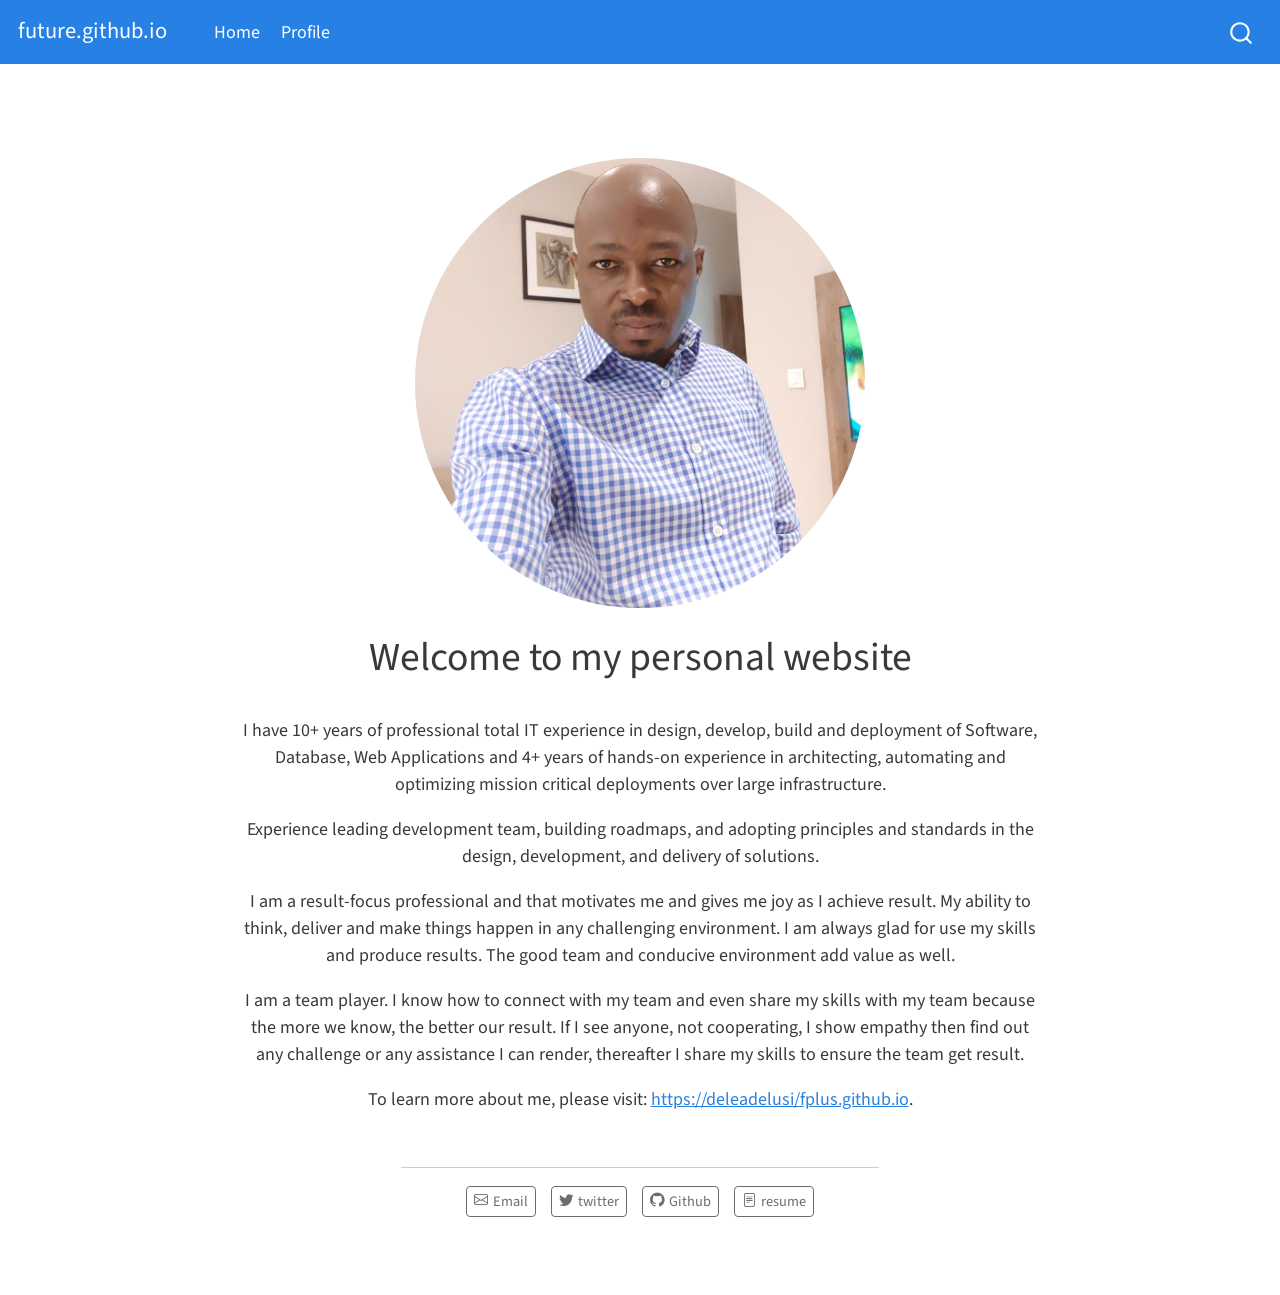
<file: _site/index.html>
<!DOCTYPE html>
<html xmlns="http://www.w3.org/1999/xhtml" lang="en" xml:lang="en"><head>

<meta charset="utf-8">
<meta name="generator" content="quarto-1.2.313">

<meta name="viewport" content="width=device-width, initial-scale=1.0, user-scalable=yes">


<title>future.github.io - Welcome to my personal website</title>
<style>
code{white-space: pre-wrap;}
span.smallcaps{font-variant: small-caps;}
div.columns{display: flex; gap: min(4vw, 1.5em);}
div.column{flex: auto; overflow-x: auto;}
div.hanging-indent{margin-left: 1.5em; text-indent: -1.5em;}
ul.task-list{list-style: none;}
ul.task-list li input[type="checkbox"] {
  width: 0.8em;
  margin: 0 0.8em 0.2em -1.6em;
  vertical-align: middle;
}
</style>


<script src="site_libs/quarto-nav/quarto-nav.js"></script>
<script src="site_libs/quarto-nav/headroom.min.js"></script>
<script src="site_libs/clipboard/clipboard.min.js"></script>
<script src="site_libs/quarto-search/autocomplete.umd.js"></script>
<script src="site_libs/quarto-search/fuse.min.js"></script>
<script src="site_libs/quarto-search/quarto-search.js"></script>
<meta name="quarto:offset" content="./">
<script src="site_libs/quarto-html/quarto.js"></script>
<script src="site_libs/quarto-html/popper.min.js"></script>
<script src="site_libs/quarto-html/tippy.umd.min.js"></script>
<link href="site_libs/quarto-html/tippy.css" rel="stylesheet">
<link href="site_libs/quarto-html/quarto-syntax-highlighting.css" rel="stylesheet" id="quarto-text-highlighting-styles">
<script src="site_libs/bootstrap/bootstrap.min.js"></script>
<link href="site_libs/bootstrap/bootstrap-icons.css" rel="stylesheet">
<link href="site_libs/bootstrap/bootstrap.min.css" rel="stylesheet" id="quarto-bootstrap" data-mode="light">
<script id="quarto-search-options" type="application/json">{
  "location": "navbar",
  "copy-button": false,
  "collapse-after": 3,
  "panel-placement": "end",
  "type": "overlay",
  "limit": 20,
  "language": {
    "search-no-results-text": "No results",
    "search-matching-documents-text": "matching documents",
    "search-copy-link-title": "Copy link to search",
    "search-hide-matches-text": "Hide additional matches",
    "search-more-match-text": "more match in this document",
    "search-more-matches-text": "more matches in this document",
    "search-clear-button-title": "Clear",
    "search-detached-cancel-button-title": "Cancel",
    "search-submit-button-title": "Submit"
  }
}</script>


<link rel="stylesheet" href="styles.css">
</head>

<body class="nav-fixed fullcontent">

<div id="quarto-search-results"></div>
  <header id="quarto-header" class="headroom fixed-top">
    <nav class="navbar navbar-expand-lg navbar-dark ">
      <div class="navbar-container container-fluid">
      <div class="navbar-brand-container">
    <a class="navbar-brand" href="./index.html">
    <span class="navbar-title">future.github.io</span>
    </a>
  </div>
          <button class="navbar-toggler" type="button" data-bs-toggle="collapse" data-bs-target="#navbarCollapse" aria-controls="navbarCollapse" aria-expanded="false" aria-label="Toggle navigation" onclick="if (window.quartoToggleHeadroom) { window.quartoToggleHeadroom(); }">
  <span class="navbar-toggler-icon"></span>
</button>
          <div class="collapse navbar-collapse" id="navbarCollapse">
            <ul class="navbar-nav navbar-nav-scroll me-auto">
  <li class="nav-item">
    <a class="nav-link active" href="./index.html" aria-current="page">
 <span class="menu-text">Home</span></a>
  </li>  
  <li class="nav-item">
    <a class="nav-link" href="./about.html">
 <span class="menu-text">Profile</span></a>
  </li>  
</ul>
              <div id="quarto-search" class="" title="Search"></div>
          </div> <!-- /navcollapse -->
      </div> <!-- /container-fluid -->
    </nav>
</header>
<!-- content -->
<div id="quarto-content" class="quarto-container page-columns page-rows-contents page-layout-article page-navbar">
<!-- sidebar -->
<!-- margin-sidebar -->
    
<!-- main -->
<div class="quarto-about-jolla">
  <img src="mypix.jpg" class="about-image
  round " style="height: 25em; width: 25em;">
 <header id="title-block-header" class="quarto-title-block default">
<div class="quarto-title">
<h1 class="title">Welcome to my personal website</h1>
</div>
<div class="quarto-title-meta">
  </div>
</header><main class="content" id="quarto-document-content">
<p>I have 10+ years of professional total IT experience in design, develop, build and deployment of Software, Database, Web Applications and 4+ years of hands-on experience in architecting, automating and optimizing mission critical deployments over large infrastructure.</p>
<p>Experience leading development team, building roadmaps, and adopting principles and standards in the design, development, and delivery of solutions.</p>
<p>I am a result-focus professional and that motivates me and gives me joy as I achieve result. My ability to think, deliver and make things happen in any challenging environment. I am always glad for use my skills and produce results. The good team and conducive environment add value as well.</p>
<p>I am a team player. I know how to connect with my team and even share my skills with my team because the more we know, the better our result. If I see anyone, not cooperating, I show empathy then find out any challenge or any assistance I can render, thereafter I share my skills to ensure the team get result.</p>
<p>To learn more about me, please visit: <a href="https://deleadelusi/fplus.github.io" class="uri">https://deleadelusi/fplus.github.io</a>.</p>
<div class="cell">
</div>


</main> 
  <hr class="about-sep">
   <div class="about-links">
  <a href="mailto:deleadelusi@yahoo.com" class="about-link">
    <i class="bi bi-envelope"></i>
     <span class="about-link-text">Email</span>
  </a>
  <a href="https://twitter.com" class="about-link">
    <i class="bi bi-twitter"></i>
     <span class="about-link-text">twitter</span>
  </a>
  <a href="https://github.com" class="about-link">
    <i class="bi bi-github"></i>
     <span class="about-link-text">Github</span>
  </a>
  <a href="/resumeR.pdf" class="about-link">
    <i class="bi bi-file-text"></i>
     <span class="about-link-text">resume</span>
  </a>
</div>
</div>
 <!-- /main -->
<script id="quarto-html-after-body" type="application/javascript">
window.document.addEventListener("DOMContentLoaded", function (event) {
  const toggleBodyColorMode = (bsSheetEl) => {
    const mode = bsSheetEl.getAttribute("data-mode");
    const bodyEl = window.document.querySelector("body");
    if (mode === "dark") {
      bodyEl.classList.add("quarto-dark");
      bodyEl.classList.remove("quarto-light");
    } else {
      bodyEl.classList.add("quarto-light");
      bodyEl.classList.remove("quarto-dark");
    }
  }
  const toggleBodyColorPrimary = () => {
    const bsSheetEl = window.document.querySelector("link#quarto-bootstrap");
    if (bsSheetEl) {
      toggleBodyColorMode(bsSheetEl);
    }
  }
  toggleBodyColorPrimary();  
  const clipboard = new window.ClipboardJS('.code-copy-button', {
    target: function(trigger) {
      return trigger.previousElementSibling;
    }
  });
  clipboard.on('success', function(e) {
    // button target
    const button = e.trigger;
    // don't keep focus
    button.blur();
    // flash "checked"
    button.classList.add('code-copy-button-checked');
    var currentTitle = button.getAttribute("title");
    button.setAttribute("title", "Copied!");
    let tooltip;
    if (window.bootstrap) {
      button.setAttribute("data-bs-toggle", "tooltip");
      button.setAttribute("data-bs-placement", "left");
      button.setAttribute("data-bs-title", "Copied!");
      tooltip = new bootstrap.Tooltip(button, 
        { trigger: "manual", 
          customClass: "code-copy-button-tooltip",
          offset: [0, -8]});
      tooltip.show();    
    }
    setTimeout(function() {
      if (tooltip) {
        tooltip.hide();
        button.removeAttribute("data-bs-title");
        button.removeAttribute("data-bs-toggle");
        button.removeAttribute("data-bs-placement");
      }
      button.setAttribute("title", currentTitle);
      button.classList.remove('code-copy-button-checked');
    }, 1000);
    // clear code selection
    e.clearSelection();
  });
  function tippyHover(el, contentFn) {
    const config = {
      allowHTML: true,
      content: contentFn,
      maxWidth: 500,
      delay: 100,
      arrow: false,
      appendTo: function(el) {
          return el.parentElement;
      },
      interactive: true,
      interactiveBorder: 10,
      theme: 'quarto',
      placement: 'bottom-start'
    };
    window.tippy(el, config); 
  }
  const noterefs = window.document.querySelectorAll('a[role="doc-noteref"]');
  for (var i=0; i<noterefs.length; i++) {
    const ref = noterefs[i];
    tippyHover(ref, function() {
      // use id or data attribute instead here
      let href = ref.getAttribute('data-footnote-href') || ref.getAttribute('href');
      try { href = new URL(href).hash; } catch {}
      const id = href.replace(/^#\/?/, "");
      const note = window.document.getElementById(id);
      return note.innerHTML;
    });
  }
  const findCites = (el) => {
    const parentEl = el.parentElement;
    if (parentEl) {
      const cites = parentEl.dataset.cites;
      if (cites) {
        return {
          el,
          cites: cites.split(' ')
        };
      } else {
        return findCites(el.parentElement)
      }
    } else {
      return undefined;
    }
  };
  var bibliorefs = window.document.querySelectorAll('a[role="doc-biblioref"]');
  for (var i=0; i<bibliorefs.length; i++) {
    const ref = bibliorefs[i];
    const citeInfo = findCites(ref);
    if (citeInfo) {
      tippyHover(citeInfo.el, function() {
        var popup = window.document.createElement('div');
        citeInfo.cites.forEach(function(cite) {
          var citeDiv = window.document.createElement('div');
          citeDiv.classList.add('hanging-indent');
          citeDiv.classList.add('csl-entry');
          var biblioDiv = window.document.getElementById('ref-' + cite);
          if (biblioDiv) {
            citeDiv.innerHTML = biblioDiv.innerHTML;
          }
          popup.appendChild(citeDiv);
        });
        return popup.innerHTML;
      });
    }
  }
});
</script>
</div> <!-- /content -->



</body></html>
</file>
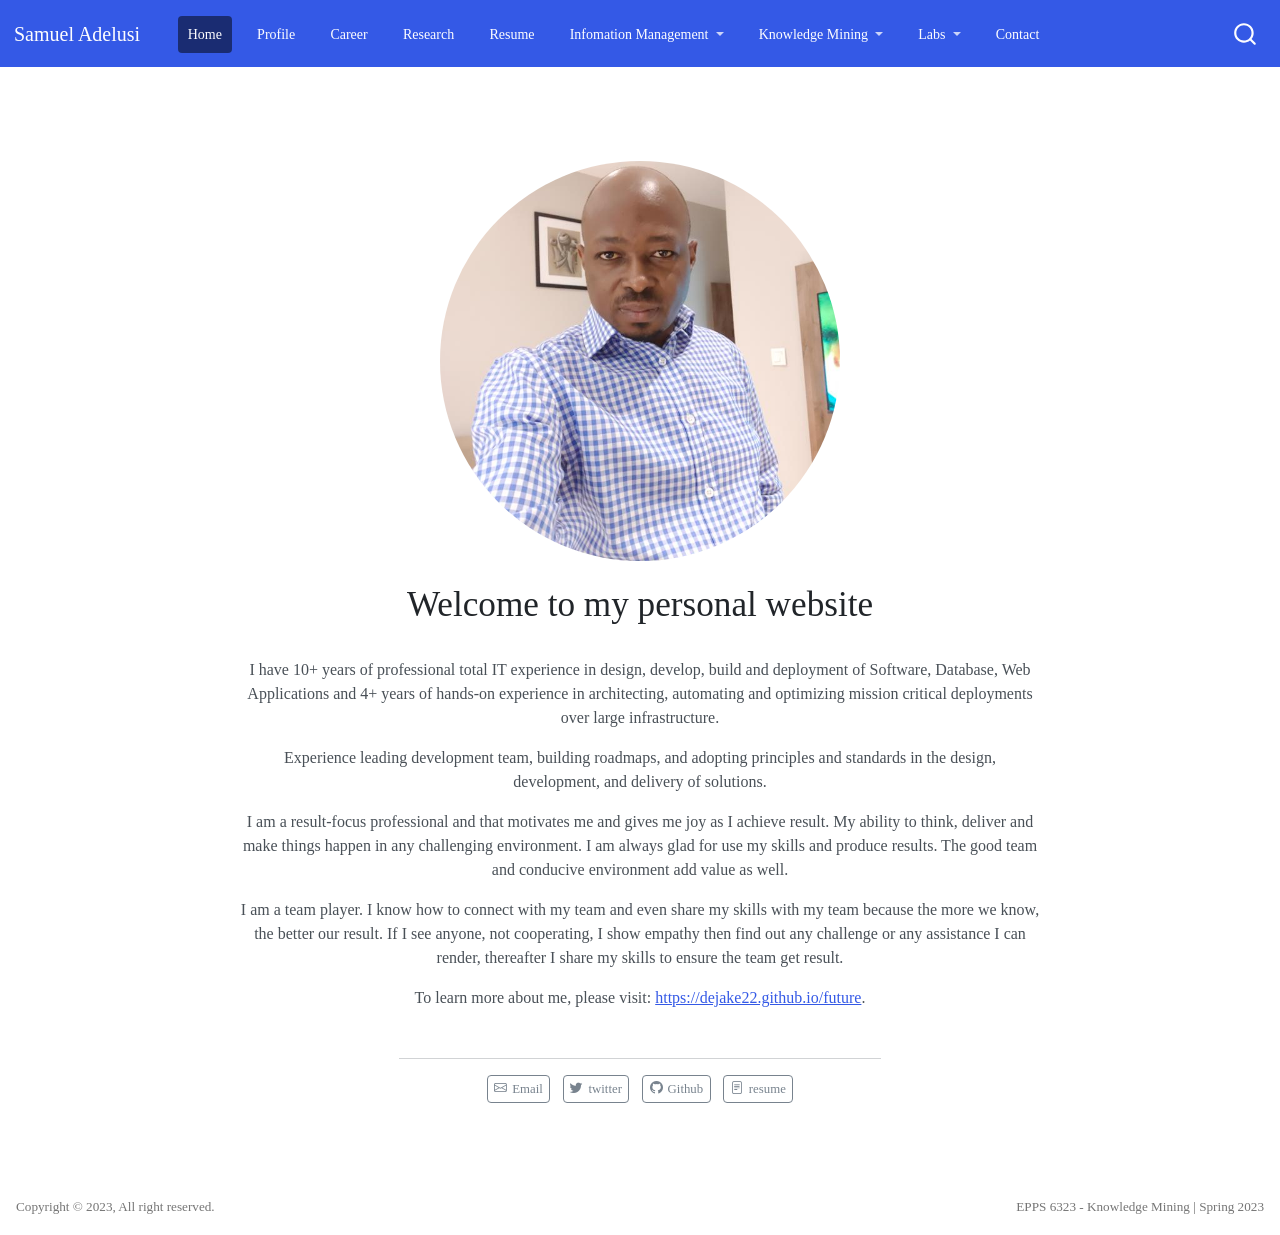
<file: docs/index.html>
<!DOCTYPE html>
<html xmlns="http://www.w3.org/1999/xhtml" lang="en" xml:lang="en"><head>

<meta charset="utf-8">
<meta name="generator" content="quarto-1.2.335">

<meta name="viewport" content="width=device-width, initial-scale=1.0, user-scalable=yes">


<title>Samuel Adelusi - Welcome to my personal website</title>
<style>
code{white-space: pre-wrap;}
span.smallcaps{font-variant: small-caps;}
div.columns{display: flex; gap: min(4vw, 1.5em);}
div.column{flex: auto; overflow-x: auto;}
div.hanging-indent{margin-left: 1.5em; text-indent: -1.5em;}
ul.task-list{list-style: none;}
ul.task-list li input[type="checkbox"] {
  width: 0.8em;
  margin: 0 0.8em 0.2em -1.6em;
  vertical-align: middle;
}
</style>


<script src="site_libs/quarto-nav/quarto-nav.js"></script>
<script src="site_libs/quarto-nav/headroom.min.js"></script>
<script src="site_libs/clipboard/clipboard.min.js"></script>
<script src="site_libs/quarto-search/autocomplete.umd.js"></script>
<script src="site_libs/quarto-search/fuse.min.js"></script>
<script src="site_libs/quarto-search/quarto-search.js"></script>
<meta name="quarto:offset" content="./">
<script src="site_libs/quarto-html/quarto.js"></script>
<script src="site_libs/quarto-html/popper.min.js"></script>
<script src="site_libs/quarto-html/tippy.umd.min.js"></script>
<link href="site_libs/quarto-html/tippy.css" rel="stylesheet">
<link href="site_libs/quarto-html/quarto-syntax-highlighting.css" rel="stylesheet" id="quarto-text-highlighting-styles">
<script src="site_libs/bootstrap/bootstrap.min.js"></script>
<link href="site_libs/bootstrap/bootstrap-icons.css" rel="stylesheet">
<link href="site_libs/bootstrap/bootstrap.min.css" rel="stylesheet" id="quarto-bootstrap" data-mode="light">
<script id="quarto-search-options" type="application/json">{
  "location": "navbar",
  "copy-button": false,
  "collapse-after": 3,
  "panel-placement": "end",
  "type": "overlay",
  "limit": 20,
  "language": {
    "search-no-results-text": "No results",
    "search-matching-documents-text": "matching documents",
    "search-copy-link-title": "Copy link to search",
    "search-hide-matches-text": "Hide additional matches",
    "search-more-match-text": "more match in this document",
    "search-more-matches-text": "more matches in this document",
    "search-clear-button-title": "Clear",
    "search-detached-cancel-button-title": "Cancel",
    "search-submit-button-title": "Submit"
  }
}</script>


<link rel="stylesheet" href="styles.css">
<meta name="twitter:title" content="Samuel Adelusi - Welcome to my personal website">
<meta name="twitter:description" content="I have 10+ years of professional total IT experience in design, develop, build and deployment of Software, Database, Web Applications and 4+ years of hands-on experience in architecting, automating…">
<meta name="twitter:image" content="https://dejake22.github.io/future/images\logo_image2.jpeg">
<meta name="twitter:creator" content="@sam-ade23">
<meta name="twitter:card" content="summary_large_image">
</head>

<body class="nav-fixed fullcontent">

<div id="quarto-search-results"></div>
  <header id="quarto-header" class="headroom fixed-top">
    <nav class="navbar navbar-expand-lg navbar-dark ">
      <div class="navbar-container container-fluid">
      <div class="navbar-brand-container">
    <a class="navbar-brand" href="./index.html">
    <span class="navbar-title">Samuel Adelusi</span>
    </a>
  </div>
          <button class="navbar-toggler" type="button" data-bs-toggle="collapse" data-bs-target="#navbarCollapse" aria-controls="navbarCollapse" aria-expanded="false" aria-label="Toggle navigation" onclick="if (window.quartoToggleHeadroom) { window.quartoToggleHeadroom(); }">
  <span class="navbar-toggler-icon"></span>
</button>
          <div class="collapse navbar-collapse" id="navbarCollapse">
            <ul class="navbar-nav navbar-nav-scroll me-auto">
  <li class="nav-item">
    <a class="nav-link active" href="./index.html" aria-current="page">
 <span class="menu-text">Home</span></a>
  </li>  
  <li class="nav-item">
    <a class="nav-link" href="./about.html">
 <span class="menu-text">Profile</span></a>
  </li>  
  <li class="nav-item">
    <a class="nav-link" href="./career.html">
 <span class="menu-text">Career</span></a>
  </li>  
  <li class="nav-item">
    <a class="nav-link" href="./research.html">
 <span class="menu-text">Research</span></a>
  </li>  
  <li class="nav-item">
    <a class="nav-link" href="./ResumeR.pdf">
 <span class="menu-text">Resume</span></a>
  </li>  
  <li class="nav-item dropdown ">
    <a class="nav-link dropdown-toggle" href="#" id="nav-menu-infomation-management" role="button" data-bs-toggle="dropdown" aria-expanded="false">
 <span class="menu-text">Infomation Management</span>
    </a>
    <ul class="dropdown-menu" aria-labelledby="nav-menu-infomation-management">    
        <li>
    <a class="dropdown-item" href="./EPPS6354-210004.pdf">
 <span class="dropdown-text">Assignment 1</span></a>
  </li>  
        <li>
    <a class="dropdown-item" href="./EPPS6354Assignment2.pdf">
 <span class="dropdown-text">Assignment 2</span></a>
  </li>  
        <li>
    <a class="dropdown-item" href="./EPPS6354Assignment3.pdf">
 <span class="dropdown-text">Assignment 3</span></a>
  </li>  
        <li>
    <a class="dropdown-item" href="./EPPS6354Assignment4.pdf">
 <span class="dropdown-text">Assignment 4</span></a>
  </li>  
        <li>
    <a class="dropdown-item" href="./EPPS6354Assignment5.pdf">
 <span class="dropdown-text">Assignment 5</span></a>
  </li>  
        <li>
    <a class="dropdown-item" href="./EPPS6354Assignment6.pdf">
 <span class="dropdown-text">Assignment 6</span></a>
  </li>  
    </ul>
  </li>
  <li class="nav-item dropdown ">
    <a class="nav-link dropdown-toggle" href="#" id="nav-menu-knowledge-mining" role="button" data-bs-toggle="dropdown" aria-expanded="false">
 <span class="menu-text">Knowledge Mining</span>
    </a>
    <ul class="dropdown-menu" aria-labelledby="nav-menu-knowledge-mining">    
        <li>
    <a class="dropdown-item" href="./EPPS6323-Assignment1.pdf">
 <span class="dropdown-text">Assignment 1</span></a>
  </li>  
        <li>
    <a class="dropdown-item" href="./EPPS6323-Assignment2.pdf">
 <span class="dropdown-text">Assignment 2</span></a>
  </li>  
        <li>
    <a class="dropdown-item" href="./EPPS6323-Assignment3.pdf">
 <span class="dropdown-text">Assignment 3</span></a>
  </li>  
        <li>
    <a class="dropdown-item" href="./EPPS6323-Assignment4.pdf">
 <span class="dropdown-text">Assignment 4</span></a>
  </li>  
        <li>
    <a class="dropdown-item" href="./EPPS6323-Assignment5.pdf">
 <span class="dropdown-text">Assignment 5</span></a>
  </li>  
        <li>
    <a class="dropdown-item" href="./EPPS6323-Assignment6.pdf">
 <span class="dropdown-text">Assignment 6</span></a>
  </li>  
        <li>
    <a class="dropdown-item" href="./EPPS6323-Assignment7.pdf">
 <span class="dropdown-text">Assignment 7</span></a>
  </li>  
        <li>
    <a class="dropdown-item" href="./EPPS6323-Assignment7.pdf">
 <span class="dropdown-text">Assignment 8</span></a>
  </li>  
    </ul>
  </li>
  <li class="nav-item dropdown ">
    <a class="nav-link dropdown-toggle" href="#" id="nav-menu-labs" role="button" data-bs-toggle="dropdown" aria-expanded="false">
 <span class="menu-text">Labs</span>
    </a>
    <ul class="dropdown-menu" aria-labelledby="nav-menu-labs">    
        <li>
    <a class="dropdown-item" href="./Lab01.html">
 <span class="dropdown-text">Lab 1</span></a>
  </li>  
        <li>
    <a class="dropdown-item" href="./Lab02.html">
 <span class="dropdown-text">Lab 2</span></a>
  </li>  
    </ul>
  </li>
  <li class="nav-item">
    <a class="nav-link" href="./contact.html">
 <span class="menu-text">Contact</span></a>
  </li>  
</ul>
              <div id="quarto-search" class="" title="Search"></div>
          </div> <!-- /navcollapse -->
      </div> <!-- /container-fluid -->
    </nav>
</header>
<!-- content -->
<div id="quarto-content" class="quarto-container page-columns page-rows-contents page-layout-article page-navbar">
<!-- sidebar -->
<!-- margin-sidebar -->
    
<!-- main -->
<div class="quarto-about-jolla">
  <img src="mypix.jpg" class="about-image
  round " style="height: 25em; width: 25em;">
 <header id="title-block-header" class="quarto-title-block default">
<div class="quarto-title">
<h1 class="title">Welcome to my personal website</h1>
</div>
<div class="quarto-title-meta">
  </div>
</header><main class="content" id="quarto-document-content">
<p>I have 10+ years of professional total IT experience in design, develop, build and deployment of Software, Database, Web Applications and 4+ years of hands-on experience in architecting, automating and optimizing mission critical deployments over large infrastructure.</p>
<p>Experience leading development team, building roadmaps, and adopting principles and standards in the design, development, and delivery of solutions.</p>
<p>I am a result-focus professional and that motivates me and gives me joy as I achieve result. My ability to think, deliver and make things happen in any challenging environment. I am always glad for use my skills and produce results. The good team and conducive environment add value as well.</p>
<p>I am a team player. I know how to connect with my team and even share my skills with my team because the more we know, the better our result. If I see anyone, not cooperating, I show empathy then find out any challenge or any assistance I can render, thereafter I share my skills to ensure the team get result.</p>
<p>To learn more about me, please visit: <a href="https://dejake22.github.io/future" class="uri">https://dejake22.github.io/future</a>.</p>
<div class="cell">
</div>


</main> 
  <hr class="about-sep">
   <div class="about-links">
  <a href="mailto:deleadelusi@yahoo.com" class="about-link">
    <i class="bi bi-envelope"></i>
     <span class="about-link-text">Email</span>
  </a>
  <a href="https://twitter.com" class="about-link">
    <i class="bi bi-twitter"></i>
     <span class="about-link-text">twitter</span>
  </a>
  <a href="https://github.com" class="about-link">
    <i class="bi bi-github"></i>
     <span class="about-link-text">Github</span>
  </a>
  <a href="/future/ResumeR.pdf" class="about-link">
    <i class="bi bi-file-text"></i>
     <span class="about-link-text">resume</span>
  </a>
</div>
</div>
 <!-- /main -->
<script id="quarto-html-after-body" type="application/javascript">
window.document.addEventListener("DOMContentLoaded", function (event) {
  const toggleBodyColorMode = (bsSheetEl) => {
    const mode = bsSheetEl.getAttribute("data-mode");
    const bodyEl = window.document.querySelector("body");
    if (mode === "dark") {
      bodyEl.classList.add("quarto-dark");
      bodyEl.classList.remove("quarto-light");
    } else {
      bodyEl.classList.add("quarto-light");
      bodyEl.classList.remove("quarto-dark");
    }
  }
  const toggleBodyColorPrimary = () => {
    const bsSheetEl = window.document.querySelector("link#quarto-bootstrap");
    if (bsSheetEl) {
      toggleBodyColorMode(bsSheetEl);
    }
  }
  toggleBodyColorPrimary();  
  const clipboard = new window.ClipboardJS('.code-copy-button', {
    target: function(trigger) {
      return trigger.previousElementSibling;
    }
  });
  clipboard.on('success', function(e) {
    // button target
    const button = e.trigger;
    // don't keep focus
    button.blur();
    // flash "checked"
    button.classList.add('code-copy-button-checked');
    var currentTitle = button.getAttribute("title");
    button.setAttribute("title", "Copied!");
    let tooltip;
    if (window.bootstrap) {
      button.setAttribute("data-bs-toggle", "tooltip");
      button.setAttribute("data-bs-placement", "left");
      button.setAttribute("data-bs-title", "Copied!");
      tooltip = new bootstrap.Tooltip(button, 
        { trigger: "manual", 
          customClass: "code-copy-button-tooltip",
          offset: [0, -8]});
      tooltip.show();    
    }
    setTimeout(function() {
      if (tooltip) {
        tooltip.hide();
        button.removeAttribute("data-bs-title");
        button.removeAttribute("data-bs-toggle");
        button.removeAttribute("data-bs-placement");
      }
      button.setAttribute("title", currentTitle);
      button.classList.remove('code-copy-button-checked');
    }, 1000);
    // clear code selection
    e.clearSelection();
  });
  function tippyHover(el, contentFn) {
    const config = {
      allowHTML: true,
      content: contentFn,
      maxWidth: 500,
      delay: 100,
      arrow: false,
      appendTo: function(el) {
          return el.parentElement;
      },
      interactive: true,
      interactiveBorder: 10,
      theme: 'quarto',
      placement: 'bottom-start'
    };
    window.tippy(el, config); 
  }
  const noterefs = window.document.querySelectorAll('a[role="doc-noteref"]');
  for (var i=0; i<noterefs.length; i++) {
    const ref = noterefs[i];
    tippyHover(ref, function() {
      // use id or data attribute instead here
      let href = ref.getAttribute('data-footnote-href') || ref.getAttribute('href');
      try { href = new URL(href).hash; } catch {}
      const id = href.replace(/^#\/?/, "");
      const note = window.document.getElementById(id);
      return note.innerHTML;
    });
  }
  const findCites = (el) => {
    const parentEl = el.parentElement;
    if (parentEl) {
      const cites = parentEl.dataset.cites;
      if (cites) {
        return {
          el,
          cites: cites.split(' ')
        };
      } else {
        return findCites(el.parentElement)
      }
    } else {
      return undefined;
    }
  };
  var bibliorefs = window.document.querySelectorAll('a[role="doc-biblioref"]');
  for (var i=0; i<bibliorefs.length; i++) {
    const ref = bibliorefs[i];
    const citeInfo = findCites(ref);
    if (citeInfo) {
      tippyHover(citeInfo.el, function() {
        var popup = window.document.createElement('div');
        citeInfo.cites.forEach(function(cite) {
          var citeDiv = window.document.createElement('div');
          citeDiv.classList.add('hanging-indent');
          citeDiv.classList.add('csl-entry');
          var biblioDiv = window.document.getElementById('ref-' + cite);
          if (biblioDiv) {
            citeDiv.innerHTML = biblioDiv.innerHTML;
          }
          popup.appendChild(citeDiv);
        });
        return popup.innerHTML;
      });
    }
  }
});
</script>
</div> <!-- /content -->
<footer class="footer">
  <div class="nav-footer">
    <div class="nav-footer-left">Copyright © 2023, All right reserved.</div>   
    <div class="nav-footer-right">EPPS 6323 - Knowledge Mining | Spring 2023</div>
  </div>
</footer>



</body></html>
</file>
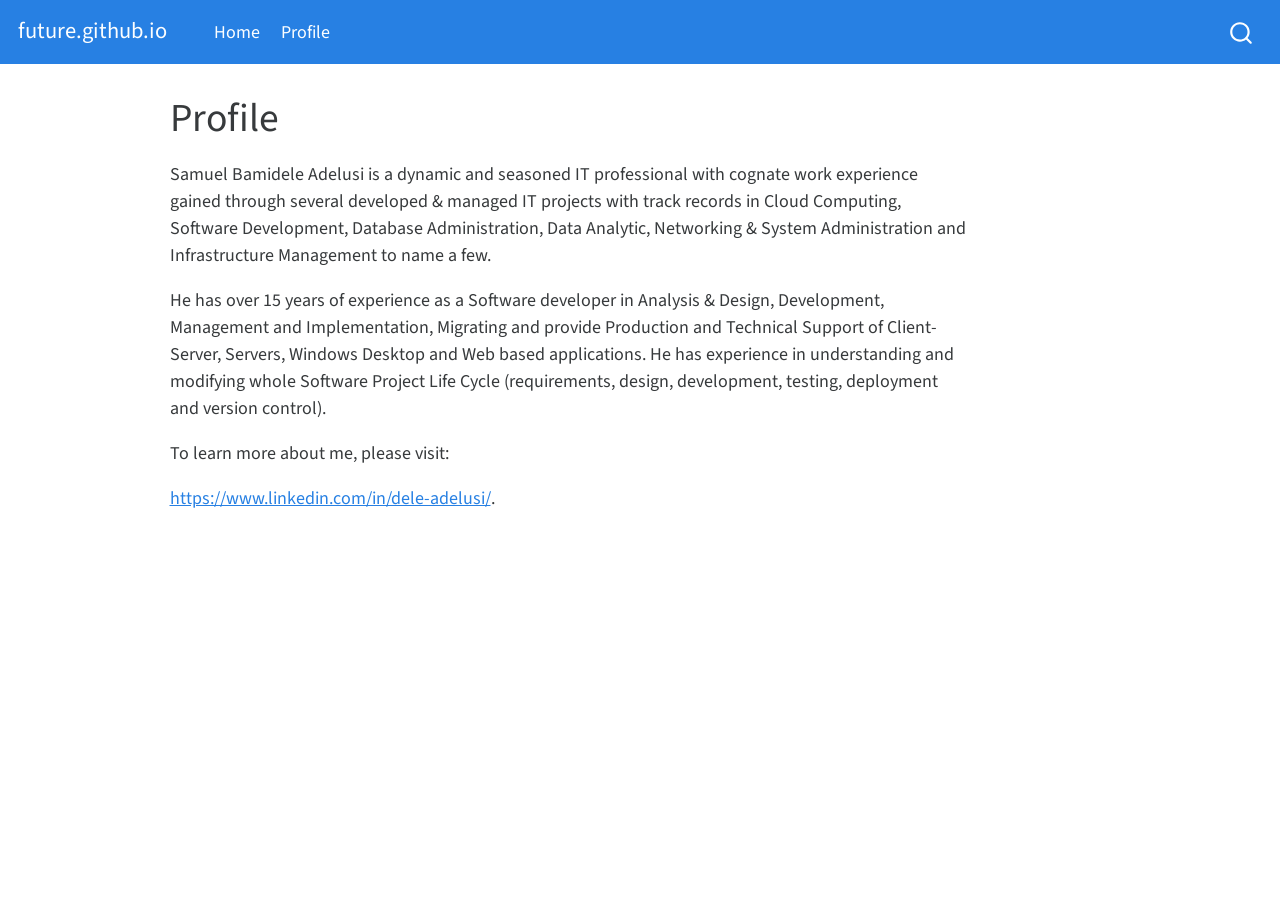
<file: _site/about.html>
<!DOCTYPE html>
<html xmlns="http://www.w3.org/1999/xhtml" lang="en" xml:lang="en"><head>

<meta charset="utf-8">
<meta name="generator" content="quarto-1.2.313">

<meta name="viewport" content="width=device-width, initial-scale=1.0, user-scalable=yes">


<title>future.github.io - Profile</title>
<style>
code{white-space: pre-wrap;}
span.smallcaps{font-variant: small-caps;}
div.columns{display: flex; gap: min(4vw, 1.5em);}
div.column{flex: auto; overflow-x: auto;}
div.hanging-indent{margin-left: 1.5em; text-indent: -1.5em;}
ul.task-list{list-style: none;}
ul.task-list li input[type="checkbox"] {
  width: 0.8em;
  margin: 0 0.8em 0.2em -1.6em;
  vertical-align: middle;
}
</style>


<script src="site_libs/quarto-nav/quarto-nav.js"></script>
<script src="site_libs/quarto-nav/headroom.min.js"></script>
<script src="site_libs/clipboard/clipboard.min.js"></script>
<script src="site_libs/quarto-search/autocomplete.umd.js"></script>
<script src="site_libs/quarto-search/fuse.min.js"></script>
<script src="site_libs/quarto-search/quarto-search.js"></script>
<meta name="quarto:offset" content="./">
<script src="site_libs/quarto-html/quarto.js"></script>
<script src="site_libs/quarto-html/popper.min.js"></script>
<script src="site_libs/quarto-html/tippy.umd.min.js"></script>
<script src="site_libs/quarto-html/anchor.min.js"></script>
<link href="site_libs/quarto-html/tippy.css" rel="stylesheet">
<link href="site_libs/quarto-html/quarto-syntax-highlighting.css" rel="stylesheet" id="quarto-text-highlighting-styles">
<script src="site_libs/bootstrap/bootstrap.min.js"></script>
<link href="site_libs/bootstrap/bootstrap-icons.css" rel="stylesheet">
<link href="site_libs/bootstrap/bootstrap.min.css" rel="stylesheet" id="quarto-bootstrap" data-mode="light">
<script id="quarto-search-options" type="application/json">{
  "location": "navbar",
  "copy-button": false,
  "collapse-after": 3,
  "panel-placement": "end",
  "type": "overlay",
  "limit": 20,
  "language": {
    "search-no-results-text": "No results",
    "search-matching-documents-text": "matching documents",
    "search-copy-link-title": "Copy link to search",
    "search-hide-matches-text": "Hide additional matches",
    "search-more-match-text": "more match in this document",
    "search-more-matches-text": "more matches in this document",
    "search-clear-button-title": "Clear",
    "search-detached-cancel-button-title": "Cancel",
    "search-submit-button-title": "Submit"
  }
}</script>


<link rel="stylesheet" href="styles.css">
</head>

<body class="nav-fixed">

<div id="quarto-search-results"></div>
  <header id="quarto-header" class="headroom fixed-top">
    <nav class="navbar navbar-expand-lg navbar-dark ">
      <div class="navbar-container container-fluid">
      <div class="navbar-brand-container">
    <a class="navbar-brand" href="./index.html">
    <span class="navbar-title">future.github.io</span>
    </a>
  </div>
          <button class="navbar-toggler" type="button" data-bs-toggle="collapse" data-bs-target="#navbarCollapse" aria-controls="navbarCollapse" aria-expanded="false" aria-label="Toggle navigation" onclick="if (window.quartoToggleHeadroom) { window.quartoToggleHeadroom(); }">
  <span class="navbar-toggler-icon"></span>
</button>
          <div class="collapse navbar-collapse" id="navbarCollapse">
            <ul class="navbar-nav navbar-nav-scroll me-auto">
  <li class="nav-item">
    <a class="nav-link" href="./index.html">
 <span class="menu-text">Home</span></a>
  </li>  
  <li class="nav-item">
    <a class="nav-link active" href="./about.html" aria-current="page">
 <span class="menu-text">Profile</span></a>
  </li>  
</ul>
              <div id="quarto-search" class="" title="Search"></div>
          </div> <!-- /navcollapse -->
      </div> <!-- /container-fluid -->
    </nav>
</header>
<!-- content -->
<div id="quarto-content" class="quarto-container page-columns page-rows-contents page-layout-article page-navbar">
<!-- sidebar -->
<!-- margin-sidebar -->
    <div id="quarto-margin-sidebar" class="sidebar margin-sidebar">
        
    </div>
<!-- main -->
<main class="content" id="quarto-document-content">

<header id="title-block-header" class="quarto-title-block default">
<div class="quarto-title">
<h1 class="title">Profile</h1>
</div>



<div class="quarto-title-meta">

    
  
    
  </div>
  

</header>

<p>Samuel Bamidele Adelusi is a dynamic and seasoned IT professional with cognate work experience gained through several developed &amp; managed IT projects with track records in Cloud Computing, Software Development, Database Administration, Data Analytic, Networking &amp; System Administration and Infrastructure Management to name a few.</p>
<p>He has over 15 years of experience as a Software developer in Analysis &amp; Design, Development, Management and Implementation, Migrating and provide Production and Technical Support of Client-Server, Servers, Windows Desktop and Web based applications. He has experience in understanding and modifying whole Software Project Life Cycle (requirements, design, development, testing, deployment and version control).</p>
<p>To learn more about me, please visit:</p>
<p><a href="https://www.linkedin.com/in/dele-adelusi/" class="uri">https://www.linkedin.com/in/dele-adelusi/</a>.</p>



</main> <!-- /main -->
<script id="quarto-html-after-body" type="application/javascript">
window.document.addEventListener("DOMContentLoaded", function (event) {
  const toggleBodyColorMode = (bsSheetEl) => {
    const mode = bsSheetEl.getAttribute("data-mode");
    const bodyEl = window.document.querySelector("body");
    if (mode === "dark") {
      bodyEl.classList.add("quarto-dark");
      bodyEl.classList.remove("quarto-light");
    } else {
      bodyEl.classList.add("quarto-light");
      bodyEl.classList.remove("quarto-dark");
    }
  }
  const toggleBodyColorPrimary = () => {
    const bsSheetEl = window.document.querySelector("link#quarto-bootstrap");
    if (bsSheetEl) {
      toggleBodyColorMode(bsSheetEl);
    }
  }
  toggleBodyColorPrimary();  
  const icon = "";
  const anchorJS = new window.AnchorJS();
  anchorJS.options = {
    placement: 'right',
    icon: icon
  };
  anchorJS.add('.anchored');
  const clipboard = new window.ClipboardJS('.code-copy-button', {
    target: function(trigger) {
      return trigger.previousElementSibling;
    }
  });
  clipboard.on('success', function(e) {
    // button target
    const button = e.trigger;
    // don't keep focus
    button.blur();
    // flash "checked"
    button.classList.add('code-copy-button-checked');
    var currentTitle = button.getAttribute("title");
    button.setAttribute("title", "Copied!");
    let tooltip;
    if (window.bootstrap) {
      button.setAttribute("data-bs-toggle", "tooltip");
      button.setAttribute("data-bs-placement", "left");
      button.setAttribute("data-bs-title", "Copied!");
      tooltip = new bootstrap.Tooltip(button, 
        { trigger: "manual", 
          customClass: "code-copy-button-tooltip",
          offset: [0, -8]});
      tooltip.show();    
    }
    setTimeout(function() {
      if (tooltip) {
        tooltip.hide();
        button.removeAttribute("data-bs-title");
        button.removeAttribute("data-bs-toggle");
        button.removeAttribute("data-bs-placement");
      }
      button.setAttribute("title", currentTitle);
      button.classList.remove('code-copy-button-checked');
    }, 1000);
    // clear code selection
    e.clearSelection();
  });
  function tippyHover(el, contentFn) {
    const config = {
      allowHTML: true,
      content: contentFn,
      maxWidth: 500,
      delay: 100,
      arrow: false,
      appendTo: function(el) {
          return el.parentElement;
      },
      interactive: true,
      interactiveBorder: 10,
      theme: 'quarto',
      placement: 'bottom-start'
    };
    window.tippy(el, config); 
  }
  const noterefs = window.document.querySelectorAll('a[role="doc-noteref"]');
  for (var i=0; i<noterefs.length; i++) {
    const ref = noterefs[i];
    tippyHover(ref, function() {
      // use id or data attribute instead here
      let href = ref.getAttribute('data-footnote-href') || ref.getAttribute('href');
      try { href = new URL(href).hash; } catch {}
      const id = href.replace(/^#\/?/, "");
      const note = window.document.getElementById(id);
      return note.innerHTML;
    });
  }
  const findCites = (el) => {
    const parentEl = el.parentElement;
    if (parentEl) {
      const cites = parentEl.dataset.cites;
      if (cites) {
        return {
          el,
          cites: cites.split(' ')
        };
      } else {
        return findCites(el.parentElement)
      }
    } else {
      return undefined;
    }
  };
  var bibliorefs = window.document.querySelectorAll('a[role="doc-biblioref"]');
  for (var i=0; i<bibliorefs.length; i++) {
    const ref = bibliorefs[i];
    const citeInfo = findCites(ref);
    if (citeInfo) {
      tippyHover(citeInfo.el, function() {
        var popup = window.document.createElement('div');
        citeInfo.cites.forEach(function(cite) {
          var citeDiv = window.document.createElement('div');
          citeDiv.classList.add('hanging-indent');
          citeDiv.classList.add('csl-entry');
          var biblioDiv = window.document.getElementById('ref-' + cite);
          if (biblioDiv) {
            citeDiv.innerHTML = biblioDiv.innerHTML;
          }
          popup.appendChild(citeDiv);
        });
        return popup.innerHTML;
      });
    }
  }
});
</script>
</div> <!-- /content -->



</body></html>
</file>
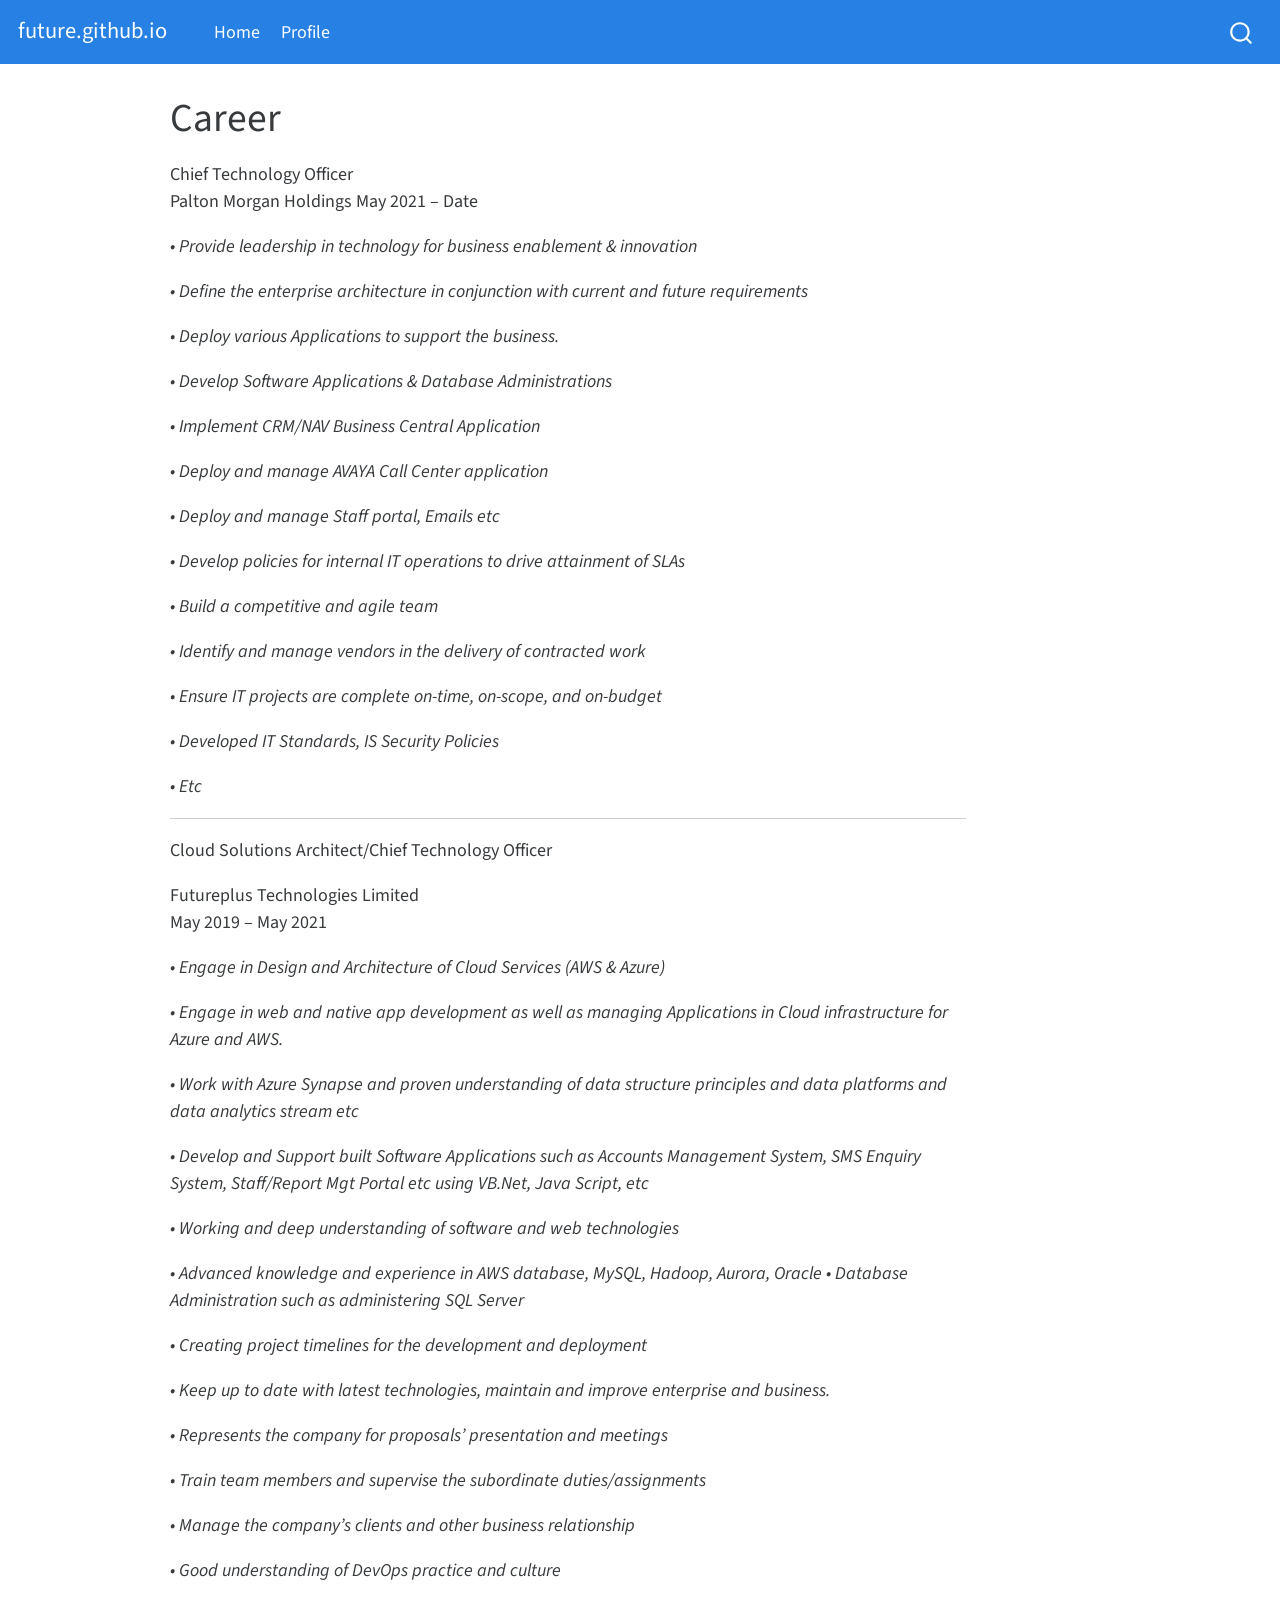
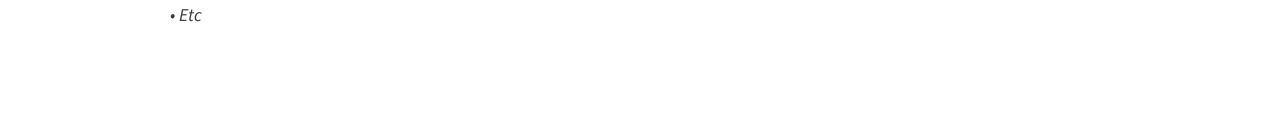
<file: _site/career.html>
<!DOCTYPE html>
<html xmlns="http://www.w3.org/1999/xhtml" lang="en" xml:lang="en"><head>

<meta charset="utf-8">
<meta name="generator" content="quarto-1.2.313">

<meta name="viewport" content="width=device-width, initial-scale=1.0, user-scalable=yes">


<title>future.github.io - Career</title>
<style>
code{white-space: pre-wrap;}
span.smallcaps{font-variant: small-caps;}
div.columns{display: flex; gap: min(4vw, 1.5em);}
div.column{flex: auto; overflow-x: auto;}
div.hanging-indent{margin-left: 1.5em; text-indent: -1.5em;}
ul.task-list{list-style: none;}
ul.task-list li input[type="checkbox"] {
  width: 0.8em;
  margin: 0 0.8em 0.2em -1.6em;
  vertical-align: middle;
}
</style>


<script src="site_libs/quarto-nav/quarto-nav.js"></script>
<script src="site_libs/quarto-nav/headroom.min.js"></script>
<script src="site_libs/clipboard/clipboard.min.js"></script>
<script src="site_libs/quarto-search/autocomplete.umd.js"></script>
<script src="site_libs/quarto-search/fuse.min.js"></script>
<script src="site_libs/quarto-search/quarto-search.js"></script>
<meta name="quarto:offset" content="./">
<script src="site_libs/quarto-html/quarto.js"></script>
<script src="site_libs/quarto-html/popper.min.js"></script>
<script src="site_libs/quarto-html/tippy.umd.min.js"></script>
<script src="site_libs/quarto-html/anchor.min.js"></script>
<link href="site_libs/quarto-html/tippy.css" rel="stylesheet">
<link href="site_libs/quarto-html/quarto-syntax-highlighting.css" rel="stylesheet" id="quarto-text-highlighting-styles">
<script src="site_libs/bootstrap/bootstrap.min.js"></script>
<link href="site_libs/bootstrap/bootstrap-icons.css" rel="stylesheet">
<link href="site_libs/bootstrap/bootstrap.min.css" rel="stylesheet" id="quarto-bootstrap" data-mode="light">
<script id="quarto-search-options" type="application/json">{
  "location": "navbar",
  "copy-button": false,
  "collapse-after": 3,
  "panel-placement": "end",
  "type": "overlay",
  "limit": 20,
  "language": {
    "search-no-results-text": "No results",
    "search-matching-documents-text": "matching documents",
    "search-copy-link-title": "Copy link to search",
    "search-hide-matches-text": "Hide additional matches",
    "search-more-match-text": "more match in this document",
    "search-more-matches-text": "more matches in this document",
    "search-clear-button-title": "Clear",
    "search-detached-cancel-button-title": "Cancel",
    "search-submit-button-title": "Submit"
  }
}</script>


<link rel="stylesheet" href="styles.css">
</head>

<body class="nav-fixed">

<div id="quarto-search-results"></div>
  <header id="quarto-header" class="headroom fixed-top">
    <nav class="navbar navbar-expand-lg navbar-dark ">
      <div class="navbar-container container-fluid">
      <div class="navbar-brand-container">
    <a class="navbar-brand" href="./index.html">
    <span class="navbar-title">future.github.io</span>
    </a>
  </div>
          <button class="navbar-toggler" type="button" data-bs-toggle="collapse" data-bs-target="#navbarCollapse" aria-controls="navbarCollapse" aria-expanded="false" aria-label="Toggle navigation" onclick="if (window.quartoToggleHeadroom) { window.quartoToggleHeadroom(); }">
  <span class="navbar-toggler-icon"></span>
</button>
          <div class="collapse navbar-collapse" id="navbarCollapse">
            <ul class="navbar-nav navbar-nav-scroll me-auto">
  <li class="nav-item">
    <a class="nav-link" href="./index.html">
 <span class="menu-text">Home</span></a>
  </li>  
  <li class="nav-item">
    <a class="nav-link" href="./about.html">
 <span class="menu-text">Profile</span></a>
  </li>  
</ul>
              <div id="quarto-search" class="" title="Search"></div>
          </div> <!-- /navcollapse -->
      </div> <!-- /container-fluid -->
    </nav>
</header>
<!-- content -->
<div id="quarto-content" class="quarto-container page-columns page-rows-contents page-layout-article page-navbar">
<!-- sidebar -->
<!-- margin-sidebar -->
    <div id="quarto-margin-sidebar" class="sidebar margin-sidebar">
        
    </div>
<!-- main -->
<main class="content" id="quarto-document-content">

<header id="title-block-header" class="quarto-title-block default">
<div class="quarto-title">
<h1 class="title">Career</h1>
</div>



<div class="quarto-title-meta">

    
  
    
  </div>
  

</header>

<p>Chief Technology Officer<br>
Palton Morgan Holdings May 2021 – Date</p>
<p><em>• Provide leadership in technology for business enablement &amp; innovation</em></p>
<p><em>• Define the enterprise architecture in conjunction with current and future requirements</em></p>
<p><em>• Deploy various Applications to support the business.</em></p>
<p><em>• Develop Software Applications &amp; Database Administrations</em></p>
<p><em>• Implement CRM/NAV Business Central Application</em></p>
<p><em>• Deploy and manage AVAYA Call Center application</em></p>
<p><em>• Deploy and manage Staff portal, Emails etc</em></p>
<p><em>• Develop policies for internal IT operations to drive attainment of SLAs</em></p>
<p><em>• Build a competitive and agile team</em></p>
<p><em>• Identify and manage vendors in the delivery of contracted work</em></p>
<p><em>• Ensure IT projects are complete on-time, on-scope, and on-budget</em></p>
<p><em>• Developed IT Standards, IS Security Policies</em></p>
<p><em>• Etc</em></p>
<hr>
<p>Cloud Solutions Architect/Chief Technology Officer</p>
<p>Futureplus Technologies Limited<br>
May 2019 – May 2021</p>
<p><em>• Engage in Design and Architecture of Cloud Services (AWS &amp; Azure)</em></p>
<p><em>• Engage in web and native app development as well as managing Applications in Cloud infrastructure for Azure and AWS.</em></p>
<p><em>• Work with Azure Synapse and proven understanding of data structure principles and data platforms and data analytics stream etc</em></p>
<p><em>• Develop and Support built Software Applications such as Accounts Management System, SMS Enquiry System, Staff/Report Mgt Portal etc using VB.Net, Java Script, etc</em></p>
<p><em>• Working and deep understanding of software and web technologies</em></p>
<p><em>• Advanced knowledge and experience in AWS database, MySQL, Hadoop, Aurora, Oracle • Database Administration such as administering SQL Server</em></p>
<p><em>• Creating project timelines for the development and deployment</em></p>
<p><em>• Keep up to date with latest technologies, maintain and improve enterprise and business.</em></p>
<p><em>• Represents the company for proposals’ presentation and meetings</em></p>
<p><em>• Train team members and supervise the subordinate duties/assignments</em></p>
<p><em>• Manage the company’s clients and other business relationship</em></p>
<p><em>• Good understanding of DevOps practice and culture</em></p>
<p><em>• Etc</em></p>



</main> <!-- /main -->
<script id="quarto-html-after-body" type="application/javascript">
window.document.addEventListener("DOMContentLoaded", function (event) {
  const toggleBodyColorMode = (bsSheetEl) => {
    const mode = bsSheetEl.getAttribute("data-mode");
    const bodyEl = window.document.querySelector("body");
    if (mode === "dark") {
      bodyEl.classList.add("quarto-dark");
      bodyEl.classList.remove("quarto-light");
    } else {
      bodyEl.classList.add("quarto-light");
      bodyEl.classList.remove("quarto-dark");
    }
  }
  const toggleBodyColorPrimary = () => {
    const bsSheetEl = window.document.querySelector("link#quarto-bootstrap");
    if (bsSheetEl) {
      toggleBodyColorMode(bsSheetEl);
    }
  }
  toggleBodyColorPrimary();  
  const icon = "";
  const anchorJS = new window.AnchorJS();
  anchorJS.options = {
    placement: 'right',
    icon: icon
  };
  anchorJS.add('.anchored');
  const clipboard = new window.ClipboardJS('.code-copy-button', {
    target: function(trigger) {
      return trigger.previousElementSibling;
    }
  });
  clipboard.on('success', function(e) {
    // button target
    const button = e.trigger;
    // don't keep focus
    button.blur();
    // flash "checked"
    button.classList.add('code-copy-button-checked');
    var currentTitle = button.getAttribute("title");
    button.setAttribute("title", "Copied!");
    let tooltip;
    if (window.bootstrap) {
      button.setAttribute("data-bs-toggle", "tooltip");
      button.setAttribute("data-bs-placement", "left");
      button.setAttribute("data-bs-title", "Copied!");
      tooltip = new bootstrap.Tooltip(button, 
        { trigger: "manual", 
          customClass: "code-copy-button-tooltip",
          offset: [0, -8]});
      tooltip.show();    
    }
    setTimeout(function() {
      if (tooltip) {
        tooltip.hide();
        button.removeAttribute("data-bs-title");
        button.removeAttribute("data-bs-toggle");
        button.removeAttribute("data-bs-placement");
      }
      button.setAttribute("title", currentTitle);
      button.classList.remove('code-copy-button-checked');
    }, 1000);
    // clear code selection
    e.clearSelection();
  });
  function tippyHover(el, contentFn) {
    const config = {
      allowHTML: true,
      content: contentFn,
      maxWidth: 500,
      delay: 100,
      arrow: false,
      appendTo: function(el) {
          return el.parentElement;
      },
      interactive: true,
      interactiveBorder: 10,
      theme: 'quarto',
      placement: 'bottom-start'
    };
    window.tippy(el, config); 
  }
  const noterefs = window.document.querySelectorAll('a[role="doc-noteref"]');
  for (var i=0; i<noterefs.length; i++) {
    const ref = noterefs[i];
    tippyHover(ref, function() {
      // use id or data attribute instead here
      let href = ref.getAttribute('data-footnote-href') || ref.getAttribute('href');
      try { href = new URL(href).hash; } catch {}
      const id = href.replace(/^#\/?/, "");
      const note = window.document.getElementById(id);
      return note.innerHTML;
    });
  }
  const findCites = (el) => {
    const parentEl = el.parentElement;
    if (parentEl) {
      const cites = parentEl.dataset.cites;
      if (cites) {
        return {
          el,
          cites: cites.split(' ')
        };
      } else {
        return findCites(el.parentElement)
      }
    } else {
      return undefined;
    }
  };
  var bibliorefs = window.document.querySelectorAll('a[role="doc-biblioref"]');
  for (var i=0; i<bibliorefs.length; i++) {
    const ref = bibliorefs[i];
    const citeInfo = findCites(ref);
    if (citeInfo) {
      tippyHover(citeInfo.el, function() {
        var popup = window.document.createElement('div');
        citeInfo.cites.forEach(function(cite) {
          var citeDiv = window.document.createElement('div');
          citeDiv.classList.add('hanging-indent');
          citeDiv.classList.add('csl-entry');
          var biblioDiv = window.document.getElementById('ref-' + cite);
          if (biblioDiv) {
            citeDiv.innerHTML = biblioDiv.innerHTML;
          }
          popup.appendChild(citeDiv);
        });
        return popup.innerHTML;
      });
    }
  }
});
</script>
</div> <!-- /content -->



</body></html>
</file>
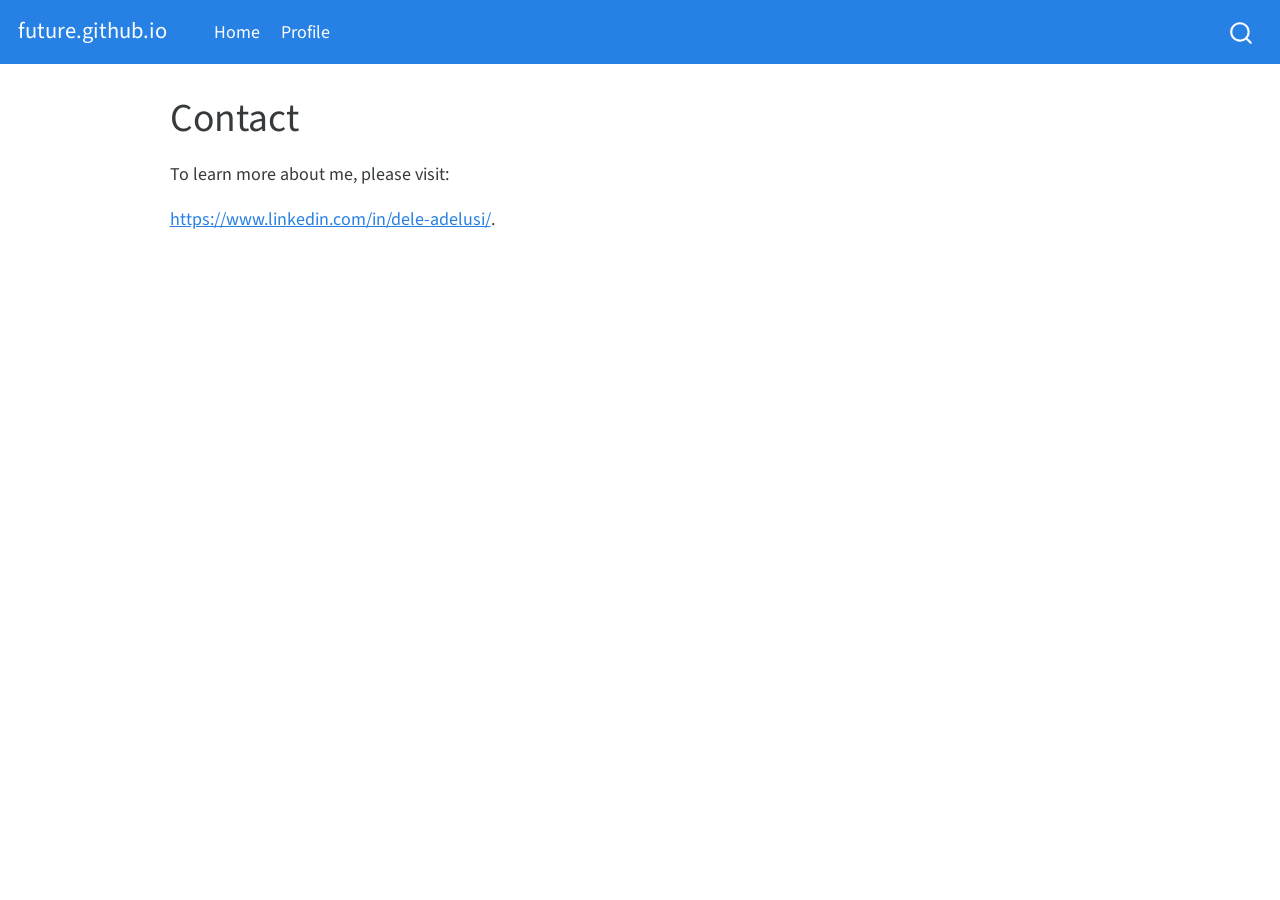
<file: _site/contact.html>
<!DOCTYPE html>
<html xmlns="http://www.w3.org/1999/xhtml" lang="en" xml:lang="en"><head>

<meta charset="utf-8">
<meta name="generator" content="quarto-1.2.313">

<meta name="viewport" content="width=device-width, initial-scale=1.0, user-scalable=yes">


<title>future.github.io - Contact</title>
<style>
code{white-space: pre-wrap;}
span.smallcaps{font-variant: small-caps;}
div.columns{display: flex; gap: min(4vw, 1.5em);}
div.column{flex: auto; overflow-x: auto;}
div.hanging-indent{margin-left: 1.5em; text-indent: -1.5em;}
ul.task-list{list-style: none;}
ul.task-list li input[type="checkbox"] {
  width: 0.8em;
  margin: 0 0.8em 0.2em -1.6em;
  vertical-align: middle;
}
</style>


<script src="site_libs/quarto-nav/quarto-nav.js"></script>
<script src="site_libs/quarto-nav/headroom.min.js"></script>
<script src="site_libs/clipboard/clipboard.min.js"></script>
<script src="site_libs/quarto-search/autocomplete.umd.js"></script>
<script src="site_libs/quarto-search/fuse.min.js"></script>
<script src="site_libs/quarto-search/quarto-search.js"></script>
<meta name="quarto:offset" content="./">
<script src="site_libs/quarto-html/quarto.js"></script>
<script src="site_libs/quarto-html/popper.min.js"></script>
<script src="site_libs/quarto-html/tippy.umd.min.js"></script>
<script src="site_libs/quarto-html/anchor.min.js"></script>
<link href="site_libs/quarto-html/tippy.css" rel="stylesheet">
<link href="site_libs/quarto-html/quarto-syntax-highlighting.css" rel="stylesheet" id="quarto-text-highlighting-styles">
<script src="site_libs/bootstrap/bootstrap.min.js"></script>
<link href="site_libs/bootstrap/bootstrap-icons.css" rel="stylesheet">
<link href="site_libs/bootstrap/bootstrap.min.css" rel="stylesheet" id="quarto-bootstrap" data-mode="light">
<script id="quarto-search-options" type="application/json">{
  "location": "navbar",
  "copy-button": false,
  "collapse-after": 3,
  "panel-placement": "end",
  "type": "overlay",
  "limit": 20,
  "language": {
    "search-no-results-text": "No results",
    "search-matching-documents-text": "matching documents",
    "search-copy-link-title": "Copy link to search",
    "search-hide-matches-text": "Hide additional matches",
    "search-more-match-text": "more match in this document",
    "search-more-matches-text": "more matches in this document",
    "search-clear-button-title": "Clear",
    "search-detached-cancel-button-title": "Cancel",
    "search-submit-button-title": "Submit"
  }
}</script>


<link rel="stylesheet" href="styles.css">
</head>

<body class="nav-fixed">

<div id="quarto-search-results"></div>
  <header id="quarto-header" class="headroom fixed-top">
    <nav class="navbar navbar-expand-lg navbar-dark ">
      <div class="navbar-container container-fluid">
      <div class="navbar-brand-container">
    <a class="navbar-brand" href="./index.html">
    <span class="navbar-title">future.github.io</span>
    </a>
  </div>
          <button class="navbar-toggler" type="button" data-bs-toggle="collapse" data-bs-target="#navbarCollapse" aria-controls="navbarCollapse" aria-expanded="false" aria-label="Toggle navigation" onclick="if (window.quartoToggleHeadroom) { window.quartoToggleHeadroom(); }">
  <span class="navbar-toggler-icon"></span>
</button>
          <div class="collapse navbar-collapse" id="navbarCollapse">
            <ul class="navbar-nav navbar-nav-scroll me-auto">
  <li class="nav-item">
    <a class="nav-link" href="./index.html">
 <span class="menu-text">Home</span></a>
  </li>  
  <li class="nav-item">
    <a class="nav-link" href="./about.html">
 <span class="menu-text">Profile</span></a>
  </li>  
</ul>
              <div id="quarto-search" class="" title="Search"></div>
          </div> <!-- /navcollapse -->
      </div> <!-- /container-fluid -->
    </nav>
</header>
<!-- content -->
<div id="quarto-content" class="quarto-container page-columns page-rows-contents page-layout-article page-navbar">
<!-- sidebar -->
<!-- margin-sidebar -->
    <div id="quarto-margin-sidebar" class="sidebar margin-sidebar">
        
    </div>
<!-- main -->
<main class="content" id="quarto-document-content">

<header id="title-block-header" class="quarto-title-block default">
<div class="quarto-title">
<h1 class="title">Contact</h1>
</div>



<div class="quarto-title-meta">

    
  
    
  </div>
  

</header>

<p>To learn more about me, please visit:</p>
<p><a href="https://www.linkedin.com/in/dele-adelusi/" class="uri">https://www.linkedin.com/in/dele-adelusi/</a>.</p>



</main> <!-- /main -->
<script id="quarto-html-after-body" type="application/javascript">
window.document.addEventListener("DOMContentLoaded", function (event) {
  const toggleBodyColorMode = (bsSheetEl) => {
    const mode = bsSheetEl.getAttribute("data-mode");
    const bodyEl = window.document.querySelector("body");
    if (mode === "dark") {
      bodyEl.classList.add("quarto-dark");
      bodyEl.classList.remove("quarto-light");
    } else {
      bodyEl.classList.add("quarto-light");
      bodyEl.classList.remove("quarto-dark");
    }
  }
  const toggleBodyColorPrimary = () => {
    const bsSheetEl = window.document.querySelector("link#quarto-bootstrap");
    if (bsSheetEl) {
      toggleBodyColorMode(bsSheetEl);
    }
  }
  toggleBodyColorPrimary();  
  const icon = "";
  const anchorJS = new window.AnchorJS();
  anchorJS.options = {
    placement: 'right',
    icon: icon
  };
  anchorJS.add('.anchored');
  const clipboard = new window.ClipboardJS('.code-copy-button', {
    target: function(trigger) {
      return trigger.previousElementSibling;
    }
  });
  clipboard.on('success', function(e) {
    // button target
    const button = e.trigger;
    // don't keep focus
    button.blur();
    // flash "checked"
    button.classList.add('code-copy-button-checked');
    var currentTitle = button.getAttribute("title");
    button.setAttribute("title", "Copied!");
    let tooltip;
    if (window.bootstrap) {
      button.setAttribute("data-bs-toggle", "tooltip");
      button.setAttribute("data-bs-placement", "left");
      button.setAttribute("data-bs-title", "Copied!");
      tooltip = new bootstrap.Tooltip(button, 
        { trigger: "manual", 
          customClass: "code-copy-button-tooltip",
          offset: [0, -8]});
      tooltip.show();    
    }
    setTimeout(function() {
      if (tooltip) {
        tooltip.hide();
        button.removeAttribute("data-bs-title");
        button.removeAttribute("data-bs-toggle");
        button.removeAttribute("data-bs-placement");
      }
      button.setAttribute("title", currentTitle);
      button.classList.remove('code-copy-button-checked');
    }, 1000);
    // clear code selection
    e.clearSelection();
  });
  function tippyHover(el, contentFn) {
    const config = {
      allowHTML: true,
      content: contentFn,
      maxWidth: 500,
      delay: 100,
      arrow: false,
      appendTo: function(el) {
          return el.parentElement;
      },
      interactive: true,
      interactiveBorder: 10,
      theme: 'quarto',
      placement: 'bottom-start'
    };
    window.tippy(el, config); 
  }
  const noterefs = window.document.querySelectorAll('a[role="doc-noteref"]');
  for (var i=0; i<noterefs.length; i++) {
    const ref = noterefs[i];
    tippyHover(ref, function() {
      // use id or data attribute instead here
      let href = ref.getAttribute('data-footnote-href') || ref.getAttribute('href');
      try { href = new URL(href).hash; } catch {}
      const id = href.replace(/^#\/?/, "");
      const note = window.document.getElementById(id);
      return note.innerHTML;
    });
  }
  const findCites = (el) => {
    const parentEl = el.parentElement;
    if (parentEl) {
      const cites = parentEl.dataset.cites;
      if (cites) {
        return {
          el,
          cites: cites.split(' ')
        };
      } else {
        return findCites(el.parentElement)
      }
    } else {
      return undefined;
    }
  };
  var bibliorefs = window.document.querySelectorAll('a[role="doc-biblioref"]');
  for (var i=0; i<bibliorefs.length; i++) {
    const ref = bibliorefs[i];
    const citeInfo = findCites(ref);
    if (citeInfo) {
      tippyHover(citeInfo.el, function() {
        var popup = window.document.createElement('div');
        citeInfo.cites.forEach(function(cite) {
          var citeDiv = window.document.createElement('div');
          citeDiv.classList.add('hanging-indent');
          citeDiv.classList.add('csl-entry');
          var biblioDiv = window.document.getElementById('ref-' + cite);
          if (biblioDiv) {
            citeDiv.innerHTML = biblioDiv.innerHTML;
          }
          popup.appendChild(citeDiv);
        });
        return popup.innerHTML;
      });
    }
  }
});
</script>
</div> <!-- /content -->



</body></html>
</file>
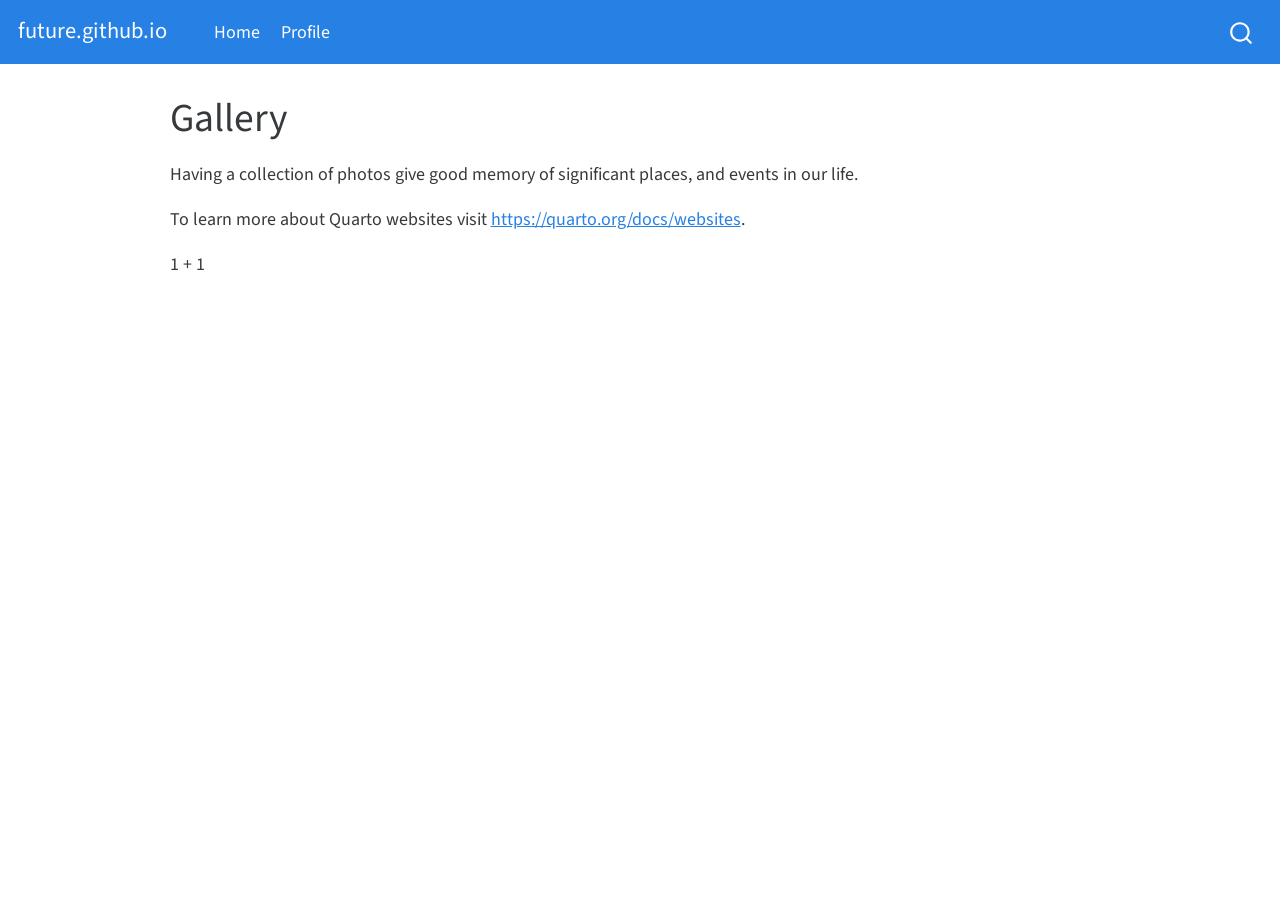
<file: _site/gallery.html>
<!DOCTYPE html>
<html xmlns="http://www.w3.org/1999/xhtml" lang="en" xml:lang="en"><head>

<meta charset="utf-8">
<meta name="generator" content="quarto-1.2.313">

<meta name="viewport" content="width=device-width, initial-scale=1.0, user-scalable=yes">


<title>future.github.io - Gallery</title>
<style>
code{white-space: pre-wrap;}
span.smallcaps{font-variant: small-caps;}
div.columns{display: flex; gap: min(4vw, 1.5em);}
div.column{flex: auto; overflow-x: auto;}
div.hanging-indent{margin-left: 1.5em; text-indent: -1.5em;}
ul.task-list{list-style: none;}
ul.task-list li input[type="checkbox"] {
  width: 0.8em;
  margin: 0 0.8em 0.2em -1.6em;
  vertical-align: middle;
}
</style>


<script src="site_libs/quarto-nav/quarto-nav.js"></script>
<script src="site_libs/quarto-nav/headroom.min.js"></script>
<script src="site_libs/clipboard/clipboard.min.js"></script>
<script src="site_libs/quarto-search/autocomplete.umd.js"></script>
<script src="site_libs/quarto-search/fuse.min.js"></script>
<script src="site_libs/quarto-search/quarto-search.js"></script>
<meta name="quarto:offset" content="./">
<script src="site_libs/quarto-html/quarto.js"></script>
<script src="site_libs/quarto-html/popper.min.js"></script>
<script src="site_libs/quarto-html/tippy.umd.min.js"></script>
<script src="site_libs/quarto-html/anchor.min.js"></script>
<link href="site_libs/quarto-html/tippy.css" rel="stylesheet">
<link href="site_libs/quarto-html/quarto-syntax-highlighting.css" rel="stylesheet" id="quarto-text-highlighting-styles">
<script src="site_libs/bootstrap/bootstrap.min.js"></script>
<link href="site_libs/bootstrap/bootstrap-icons.css" rel="stylesheet">
<link href="site_libs/bootstrap/bootstrap.min.css" rel="stylesheet" id="quarto-bootstrap" data-mode="light">
<script id="quarto-search-options" type="application/json">{
  "location": "navbar",
  "copy-button": false,
  "collapse-after": 3,
  "panel-placement": "end",
  "type": "overlay",
  "limit": 20,
  "language": {
    "search-no-results-text": "No results",
    "search-matching-documents-text": "matching documents",
    "search-copy-link-title": "Copy link to search",
    "search-hide-matches-text": "Hide additional matches",
    "search-more-match-text": "more match in this document",
    "search-more-matches-text": "more matches in this document",
    "search-clear-button-title": "Clear",
    "search-detached-cancel-button-title": "Cancel",
    "search-submit-button-title": "Submit"
  }
}</script>


<link rel="stylesheet" href="styles.css">
</head>

<body class="nav-fixed">

<div id="quarto-search-results"></div>
  <header id="quarto-header" class="headroom fixed-top">
    <nav class="navbar navbar-expand-lg navbar-dark ">
      <div class="navbar-container container-fluid">
      <div class="navbar-brand-container">
    <a class="navbar-brand" href="./index.html">
    <span class="navbar-title">future.github.io</span>
    </a>
  </div>
          <button class="navbar-toggler" type="button" data-bs-toggle="collapse" data-bs-target="#navbarCollapse" aria-controls="navbarCollapse" aria-expanded="false" aria-label="Toggle navigation" onclick="if (window.quartoToggleHeadroom) { window.quartoToggleHeadroom(); }">
  <span class="navbar-toggler-icon"></span>
</button>
          <div class="collapse navbar-collapse" id="navbarCollapse">
            <ul class="navbar-nav navbar-nav-scroll me-auto">
  <li class="nav-item">
    <a class="nav-link" href="./index.html">
 <span class="menu-text">Home</span></a>
  </li>  
  <li class="nav-item">
    <a class="nav-link" href="./about.html">
 <span class="menu-text">Profile</span></a>
  </li>  
</ul>
              <div id="quarto-search" class="" title="Search"></div>
          </div> <!-- /navcollapse -->
      </div> <!-- /container-fluid -->
    </nav>
</header>
<!-- content -->
<div id="quarto-content" class="quarto-container page-columns page-rows-contents page-layout-article page-navbar">
<!-- sidebar -->
<!-- margin-sidebar -->
    <div id="quarto-margin-sidebar" class="sidebar margin-sidebar">
        
    </div>
<!-- main -->
<main class="content" id="quarto-document-content">

<header id="title-block-header" class="quarto-title-block default">
<div class="quarto-title">
<h1 class="title">Gallery</h1>
</div>



<div class="quarto-title-meta">

    
  
    
  </div>
  

</header>

<p>Having a collection of photos give good memory of significant places, and events in our life.</p>
<p>To learn more about Quarto websites visit <a href="https://quarto.org/docs/websites" class="uri">https://quarto.org/docs/websites</a>.</p>
<p>1 + 1</p>



</main> <!-- /main -->
<script id="quarto-html-after-body" type="application/javascript">
window.document.addEventListener("DOMContentLoaded", function (event) {
  const toggleBodyColorMode = (bsSheetEl) => {
    const mode = bsSheetEl.getAttribute("data-mode");
    const bodyEl = window.document.querySelector("body");
    if (mode === "dark") {
      bodyEl.classList.add("quarto-dark");
      bodyEl.classList.remove("quarto-light");
    } else {
      bodyEl.classList.add("quarto-light");
      bodyEl.classList.remove("quarto-dark");
    }
  }
  const toggleBodyColorPrimary = () => {
    const bsSheetEl = window.document.querySelector("link#quarto-bootstrap");
    if (bsSheetEl) {
      toggleBodyColorMode(bsSheetEl);
    }
  }
  toggleBodyColorPrimary();  
  const icon = "";
  const anchorJS = new window.AnchorJS();
  anchorJS.options = {
    placement: 'right',
    icon: icon
  };
  anchorJS.add('.anchored');
  const clipboard = new window.ClipboardJS('.code-copy-button', {
    target: function(trigger) {
      return trigger.previousElementSibling;
    }
  });
  clipboard.on('success', function(e) {
    // button target
    const button = e.trigger;
    // don't keep focus
    button.blur();
    // flash "checked"
    button.classList.add('code-copy-button-checked');
    var currentTitle = button.getAttribute("title");
    button.setAttribute("title", "Copied!");
    let tooltip;
    if (window.bootstrap) {
      button.setAttribute("data-bs-toggle", "tooltip");
      button.setAttribute("data-bs-placement", "left");
      button.setAttribute("data-bs-title", "Copied!");
      tooltip = new bootstrap.Tooltip(button, 
        { trigger: "manual", 
          customClass: "code-copy-button-tooltip",
          offset: [0, -8]});
      tooltip.show();    
    }
    setTimeout(function() {
      if (tooltip) {
        tooltip.hide();
        button.removeAttribute("data-bs-title");
        button.removeAttribute("data-bs-toggle");
        button.removeAttribute("data-bs-placement");
      }
      button.setAttribute("title", currentTitle);
      button.classList.remove('code-copy-button-checked');
    }, 1000);
    // clear code selection
    e.clearSelection();
  });
  function tippyHover(el, contentFn) {
    const config = {
      allowHTML: true,
      content: contentFn,
      maxWidth: 500,
      delay: 100,
      arrow: false,
      appendTo: function(el) {
          return el.parentElement;
      },
      interactive: true,
      interactiveBorder: 10,
      theme: 'quarto',
      placement: 'bottom-start'
    };
    window.tippy(el, config); 
  }
  const noterefs = window.document.querySelectorAll('a[role="doc-noteref"]');
  for (var i=0; i<noterefs.length; i++) {
    const ref = noterefs[i];
    tippyHover(ref, function() {
      // use id or data attribute instead here
      let href = ref.getAttribute('data-footnote-href') || ref.getAttribute('href');
      try { href = new URL(href).hash; } catch {}
      const id = href.replace(/^#\/?/, "");
      const note = window.document.getElementById(id);
      return note.innerHTML;
    });
  }
  const findCites = (el) => {
    const parentEl = el.parentElement;
    if (parentEl) {
      const cites = parentEl.dataset.cites;
      if (cites) {
        return {
          el,
          cites: cites.split(' ')
        };
      } else {
        return findCites(el.parentElement)
      }
    } else {
      return undefined;
    }
  };
  var bibliorefs = window.document.querySelectorAll('a[role="doc-biblioref"]');
  for (var i=0; i<bibliorefs.length; i++) {
    const ref = bibliorefs[i];
    const citeInfo = findCites(ref);
    if (citeInfo) {
      tippyHover(citeInfo.el, function() {
        var popup = window.document.createElement('div');
        citeInfo.cites.forEach(function(cite) {
          var citeDiv = window.document.createElement('div');
          citeDiv.classList.add('hanging-indent');
          citeDiv.classList.add('csl-entry');
          var biblioDiv = window.document.getElementById('ref-' + cite);
          if (biblioDiv) {
            citeDiv.innerHTML = biblioDiv.innerHTML;
          }
          popup.appendChild(citeDiv);
        });
        return popup.innerHTML;
      });
    }
  }
});
</script>
</div> <!-- /content -->



</body></html>
</file>
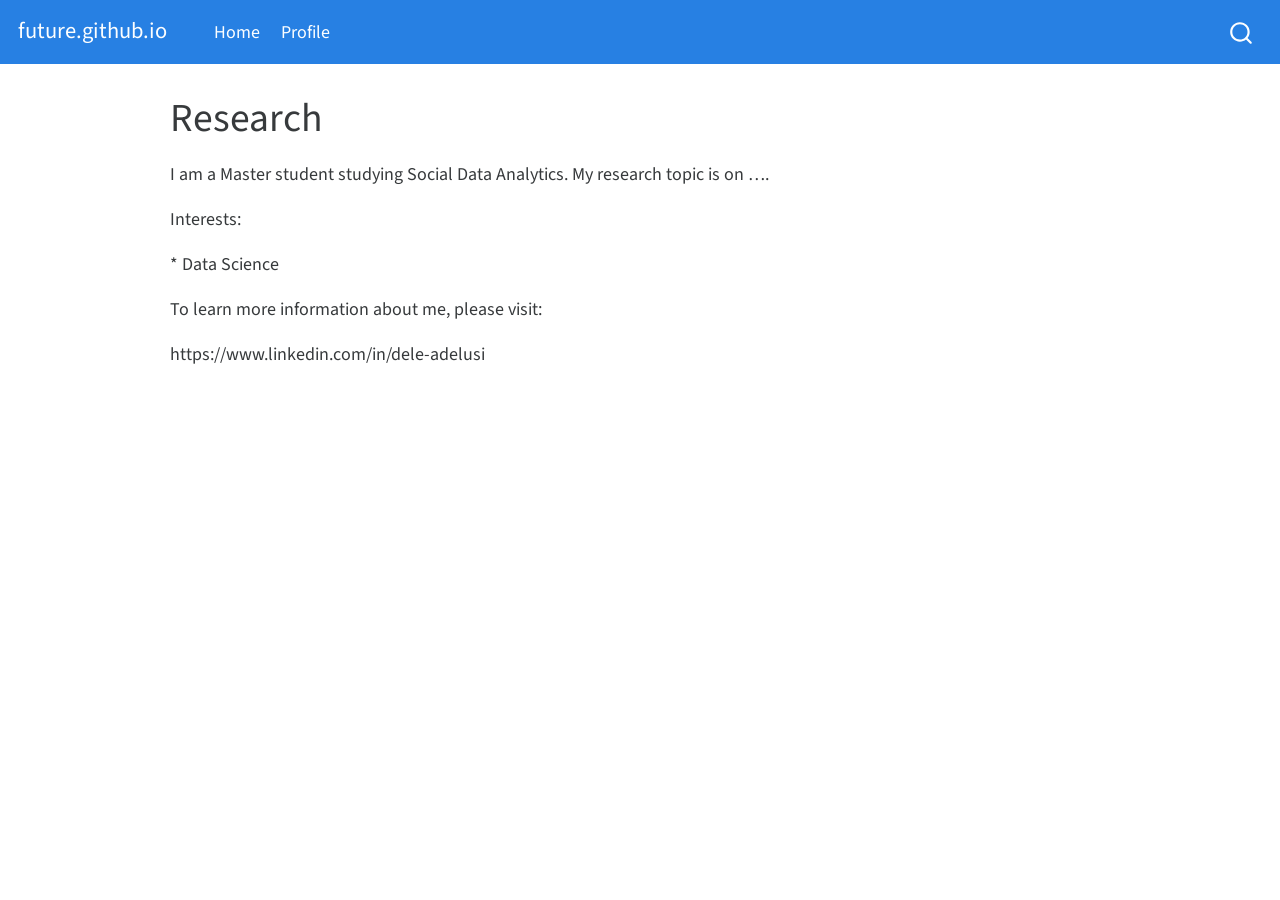
<file: _site/research.html>
<!DOCTYPE html>
<html xmlns="http://www.w3.org/1999/xhtml" lang="en" xml:lang="en"><head>

<meta charset="utf-8">
<meta name="generator" content="quarto-1.2.313">

<meta name="viewport" content="width=device-width, initial-scale=1.0, user-scalable=yes">


<title>future.github.io - Research</title>
<style>
code{white-space: pre-wrap;}
span.smallcaps{font-variant: small-caps;}
div.columns{display: flex; gap: min(4vw, 1.5em);}
div.column{flex: auto; overflow-x: auto;}
div.hanging-indent{margin-left: 1.5em; text-indent: -1.5em;}
ul.task-list{list-style: none;}
ul.task-list li input[type="checkbox"] {
  width: 0.8em;
  margin: 0 0.8em 0.2em -1.6em;
  vertical-align: middle;
}
</style>


<script src="site_libs/quarto-nav/quarto-nav.js"></script>
<script src="site_libs/quarto-nav/headroom.min.js"></script>
<script src="site_libs/clipboard/clipboard.min.js"></script>
<script src="site_libs/quarto-search/autocomplete.umd.js"></script>
<script src="site_libs/quarto-search/fuse.min.js"></script>
<script src="site_libs/quarto-search/quarto-search.js"></script>
<meta name="quarto:offset" content="./">
<script src="site_libs/quarto-html/quarto.js"></script>
<script src="site_libs/quarto-html/popper.min.js"></script>
<script src="site_libs/quarto-html/tippy.umd.min.js"></script>
<script src="site_libs/quarto-html/anchor.min.js"></script>
<link href="site_libs/quarto-html/tippy.css" rel="stylesheet">
<link href="site_libs/quarto-html/quarto-syntax-highlighting.css" rel="stylesheet" id="quarto-text-highlighting-styles">
<script src="site_libs/bootstrap/bootstrap.min.js"></script>
<link href="site_libs/bootstrap/bootstrap-icons.css" rel="stylesheet">
<link href="site_libs/bootstrap/bootstrap.min.css" rel="stylesheet" id="quarto-bootstrap" data-mode="light">
<script id="quarto-search-options" type="application/json">{
  "location": "navbar",
  "copy-button": false,
  "collapse-after": 3,
  "panel-placement": "end",
  "type": "overlay",
  "limit": 20,
  "language": {
    "search-no-results-text": "No results",
    "search-matching-documents-text": "matching documents",
    "search-copy-link-title": "Copy link to search",
    "search-hide-matches-text": "Hide additional matches",
    "search-more-match-text": "more match in this document",
    "search-more-matches-text": "more matches in this document",
    "search-clear-button-title": "Clear",
    "search-detached-cancel-button-title": "Cancel",
    "search-submit-button-title": "Submit"
  }
}</script>


<link rel="stylesheet" href="styles.css">
</head>

<body class="nav-fixed">

<div id="quarto-search-results"></div>
  <header id="quarto-header" class="headroom fixed-top">
    <nav class="navbar navbar-expand-lg navbar-dark ">
      <div class="navbar-container container-fluid">
      <div class="navbar-brand-container">
    <a class="navbar-brand" href="./index.html">
    <span class="navbar-title">future.github.io</span>
    </a>
  </div>
          <button class="navbar-toggler" type="button" data-bs-toggle="collapse" data-bs-target="#navbarCollapse" aria-controls="navbarCollapse" aria-expanded="false" aria-label="Toggle navigation" onclick="if (window.quartoToggleHeadroom) { window.quartoToggleHeadroom(); }">
  <span class="navbar-toggler-icon"></span>
</button>
          <div class="collapse navbar-collapse" id="navbarCollapse">
            <ul class="navbar-nav navbar-nav-scroll me-auto">
  <li class="nav-item">
    <a class="nav-link" href="./index.html">
 <span class="menu-text">Home</span></a>
  </li>  
  <li class="nav-item">
    <a class="nav-link" href="./about.html">
 <span class="menu-text">Profile</span></a>
  </li>  
</ul>
              <div id="quarto-search" class="" title="Search"></div>
          </div> <!-- /navcollapse -->
      </div> <!-- /container-fluid -->
    </nav>
</header>
<!-- content -->
<div id="quarto-content" class="quarto-container page-columns page-rows-contents page-layout-article page-navbar">
<!-- sidebar -->
<!-- margin-sidebar -->
    <div id="quarto-margin-sidebar" class="sidebar margin-sidebar">
        
    </div>
<!-- main -->
<main class="content" id="quarto-document-content">

<header id="title-block-header" class="quarto-title-block default">
<div class="quarto-title">
<h1 class="title">Research</h1>
</div>



<div class="quarto-title-meta">

    
  
    
  </div>
  

</header>

<p>I am a Master student studying Social Data Analytics. My research topic is on ….</p>
<p>Interests:</p>
<p>* Data Science</p>
<p>To learn more information about me, please visit:</p>
<p>https://www.linkedin.com/in/dele-adelusi</p>



</main> <!-- /main -->
<script id="quarto-html-after-body" type="application/javascript">
window.document.addEventListener("DOMContentLoaded", function (event) {
  const toggleBodyColorMode = (bsSheetEl) => {
    const mode = bsSheetEl.getAttribute("data-mode");
    const bodyEl = window.document.querySelector("body");
    if (mode === "dark") {
      bodyEl.classList.add("quarto-dark");
      bodyEl.classList.remove("quarto-light");
    } else {
      bodyEl.classList.add("quarto-light");
      bodyEl.classList.remove("quarto-dark");
    }
  }
  const toggleBodyColorPrimary = () => {
    const bsSheetEl = window.document.querySelector("link#quarto-bootstrap");
    if (bsSheetEl) {
      toggleBodyColorMode(bsSheetEl);
    }
  }
  toggleBodyColorPrimary();  
  const icon = "";
  const anchorJS = new window.AnchorJS();
  anchorJS.options = {
    placement: 'right',
    icon: icon
  };
  anchorJS.add('.anchored');
  const clipboard = new window.ClipboardJS('.code-copy-button', {
    target: function(trigger) {
      return trigger.previousElementSibling;
    }
  });
  clipboard.on('success', function(e) {
    // button target
    const button = e.trigger;
    // don't keep focus
    button.blur();
    // flash "checked"
    button.classList.add('code-copy-button-checked');
    var currentTitle = button.getAttribute("title");
    button.setAttribute("title", "Copied!");
    let tooltip;
    if (window.bootstrap) {
      button.setAttribute("data-bs-toggle", "tooltip");
      button.setAttribute("data-bs-placement", "left");
      button.setAttribute("data-bs-title", "Copied!");
      tooltip = new bootstrap.Tooltip(button, 
        { trigger: "manual", 
          customClass: "code-copy-button-tooltip",
          offset: [0, -8]});
      tooltip.show();    
    }
    setTimeout(function() {
      if (tooltip) {
        tooltip.hide();
        button.removeAttribute("data-bs-title");
        button.removeAttribute("data-bs-toggle");
        button.removeAttribute("data-bs-placement");
      }
      button.setAttribute("title", currentTitle);
      button.classList.remove('code-copy-button-checked');
    }, 1000);
    // clear code selection
    e.clearSelection();
  });
  function tippyHover(el, contentFn) {
    const config = {
      allowHTML: true,
      content: contentFn,
      maxWidth: 500,
      delay: 100,
      arrow: false,
      appendTo: function(el) {
          return el.parentElement;
      },
      interactive: true,
      interactiveBorder: 10,
      theme: 'quarto',
      placement: 'bottom-start'
    };
    window.tippy(el, config); 
  }
  const noterefs = window.document.querySelectorAll('a[role="doc-noteref"]');
  for (var i=0; i<noterefs.length; i++) {
    const ref = noterefs[i];
    tippyHover(ref, function() {
      // use id or data attribute instead here
      let href = ref.getAttribute('data-footnote-href') || ref.getAttribute('href');
      try { href = new URL(href).hash; } catch {}
      const id = href.replace(/^#\/?/, "");
      const note = window.document.getElementById(id);
      return note.innerHTML;
    });
  }
  const findCites = (el) => {
    const parentEl = el.parentElement;
    if (parentEl) {
      const cites = parentEl.dataset.cites;
      if (cites) {
        return {
          el,
          cites: cites.split(' ')
        };
      } else {
        return findCites(el.parentElement)
      }
    } else {
      return undefined;
    }
  };
  var bibliorefs = window.document.querySelectorAll('a[role="doc-biblioref"]');
  for (var i=0; i<bibliorefs.length; i++) {
    const ref = bibliorefs[i];
    const citeInfo = findCites(ref);
    if (citeInfo) {
      tippyHover(citeInfo.el, function() {
        var popup = window.document.createElement('div');
        citeInfo.cites.forEach(function(cite) {
          var citeDiv = window.document.createElement('div');
          citeDiv.classList.add('hanging-indent');
          citeDiv.classList.add('csl-entry');
          var biblioDiv = window.document.getElementById('ref-' + cite);
          if (biblioDiv) {
            citeDiv.innerHTML = biblioDiv.innerHTML;
          }
          popup.appendChild(citeDiv);
        });
        return popup.innerHTML;
      });
    }
  }
});
</script>
</div> <!-- /content -->



</body></html>
</file>
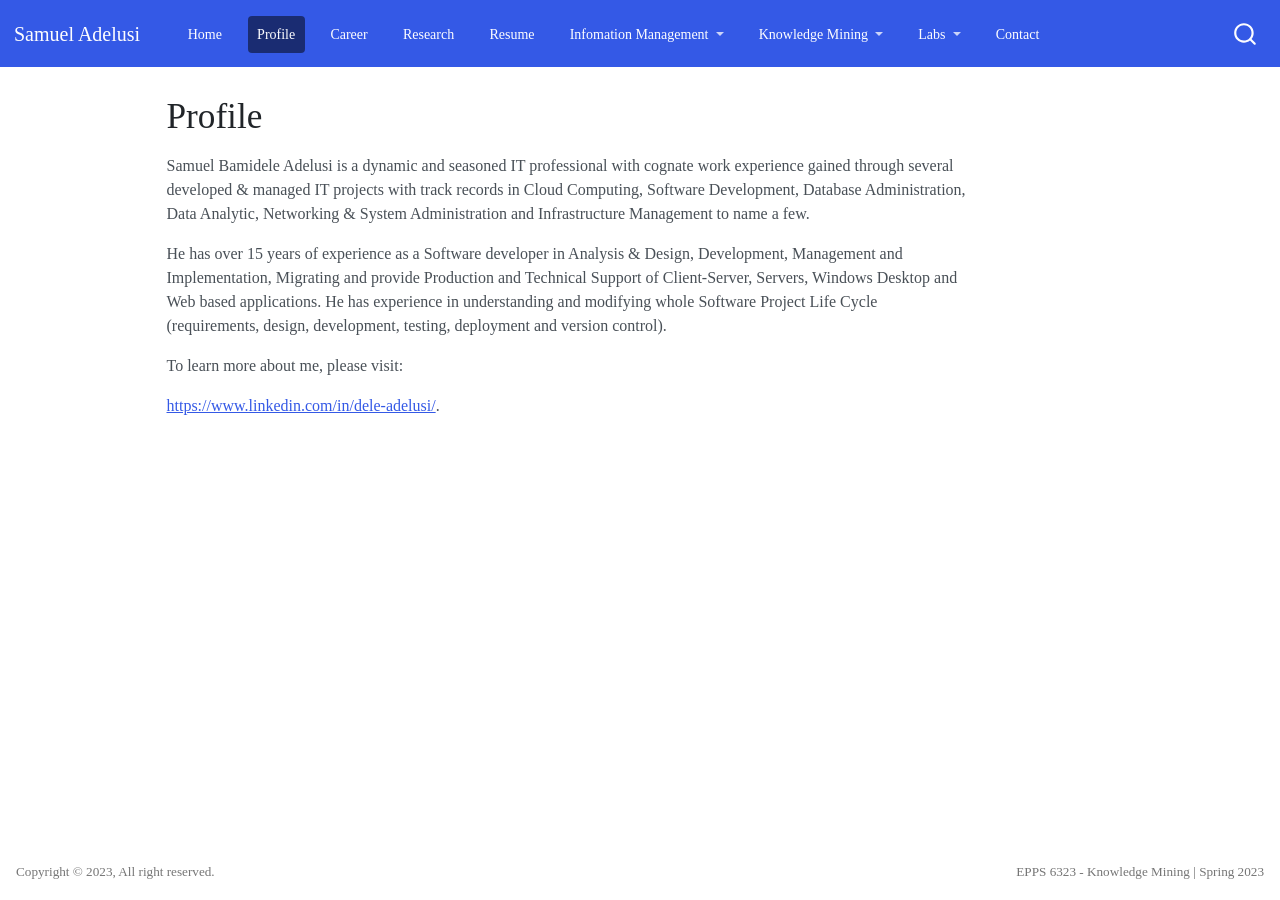
<file: docs/about.html>
<!DOCTYPE html>
<html xmlns="http://www.w3.org/1999/xhtml" lang="en" xml:lang="en"><head>

<meta charset="utf-8">
<meta name="generator" content="quarto-1.2.335">

<meta name="viewport" content="width=device-width, initial-scale=1.0, user-scalable=yes">


<title>Samuel Adelusi - Profile</title>
<style>
code{white-space: pre-wrap;}
span.smallcaps{font-variant: small-caps;}
div.columns{display: flex; gap: min(4vw, 1.5em);}
div.column{flex: auto; overflow-x: auto;}
div.hanging-indent{margin-left: 1.5em; text-indent: -1.5em;}
ul.task-list{list-style: none;}
ul.task-list li input[type="checkbox"] {
  width: 0.8em;
  margin: 0 0.8em 0.2em -1.6em;
  vertical-align: middle;
}
</style>


<script src="site_libs/quarto-nav/quarto-nav.js"></script>
<script src="site_libs/quarto-nav/headroom.min.js"></script>
<script src="site_libs/clipboard/clipboard.min.js"></script>
<script src="site_libs/quarto-search/autocomplete.umd.js"></script>
<script src="site_libs/quarto-search/fuse.min.js"></script>
<script src="site_libs/quarto-search/quarto-search.js"></script>
<meta name="quarto:offset" content="./">
<script src="site_libs/quarto-html/quarto.js"></script>
<script src="site_libs/quarto-html/popper.min.js"></script>
<script src="site_libs/quarto-html/tippy.umd.min.js"></script>
<script src="site_libs/quarto-html/anchor.min.js"></script>
<link href="site_libs/quarto-html/tippy.css" rel="stylesheet">
<link href="site_libs/quarto-html/quarto-syntax-highlighting.css" rel="stylesheet" id="quarto-text-highlighting-styles">
<script src="site_libs/bootstrap/bootstrap.min.js"></script>
<link href="site_libs/bootstrap/bootstrap-icons.css" rel="stylesheet">
<link href="site_libs/bootstrap/bootstrap.min.css" rel="stylesheet" id="quarto-bootstrap" data-mode="light">
<script id="quarto-search-options" type="application/json">{
  "location": "navbar",
  "copy-button": false,
  "collapse-after": 3,
  "panel-placement": "end",
  "type": "overlay",
  "limit": 20,
  "language": {
    "search-no-results-text": "No results",
    "search-matching-documents-text": "matching documents",
    "search-copy-link-title": "Copy link to search",
    "search-hide-matches-text": "Hide additional matches",
    "search-more-match-text": "more match in this document",
    "search-more-matches-text": "more matches in this document",
    "search-clear-button-title": "Clear",
    "search-detached-cancel-button-title": "Cancel",
    "search-submit-button-title": "Submit"
  }
}</script>


<link rel="stylesheet" href="styles.css">
<meta name="twitter:title" content="Samuel Adelusi - Profile">
<meta name="twitter:description" content="Samuel Bamidele Adelusi is a dynamic and seasoned IT professional with cognate work experience gained through several developed &amp; managed IT projects with track records in Cloud Computing, Software…">
<meta name="twitter:image" content="https://dejake22.github.io/future/images\logo_image2.jpeg">
<meta name="twitter:creator" content="@sam-ade23">
<meta name="twitter:card" content="summary_large_image">
</head>

<body class="nav-fixed">

<div id="quarto-search-results"></div>
  <header id="quarto-header" class="headroom fixed-top">
    <nav class="navbar navbar-expand-lg navbar-dark ">
      <div class="navbar-container container-fluid">
      <div class="navbar-brand-container">
    <a class="navbar-brand" href="./index.html">
    <span class="navbar-title">Samuel Adelusi</span>
    </a>
  </div>
          <button class="navbar-toggler" type="button" data-bs-toggle="collapse" data-bs-target="#navbarCollapse" aria-controls="navbarCollapse" aria-expanded="false" aria-label="Toggle navigation" onclick="if (window.quartoToggleHeadroom) { window.quartoToggleHeadroom(); }">
  <span class="navbar-toggler-icon"></span>
</button>
          <div class="collapse navbar-collapse" id="navbarCollapse">
            <ul class="navbar-nav navbar-nav-scroll me-auto">
  <li class="nav-item">
    <a class="nav-link" href="./index.html">
 <span class="menu-text">Home</span></a>
  </li>  
  <li class="nav-item">
    <a class="nav-link active" href="./about.html" aria-current="page">
 <span class="menu-text">Profile</span></a>
  </li>  
  <li class="nav-item">
    <a class="nav-link" href="./career.html">
 <span class="menu-text">Career</span></a>
  </li>  
  <li class="nav-item">
    <a class="nav-link" href="./research.html">
 <span class="menu-text">Research</span></a>
  </li>  
  <li class="nav-item">
    <a class="nav-link" href="./ResumeR.pdf">
 <span class="menu-text">Resume</span></a>
  </li>  
  <li class="nav-item dropdown ">
    <a class="nav-link dropdown-toggle" href="#" id="nav-menu-infomation-management" role="button" data-bs-toggle="dropdown" aria-expanded="false">
 <span class="menu-text">Infomation Management</span>
    </a>
    <ul class="dropdown-menu" aria-labelledby="nav-menu-infomation-management">    
        <li>
    <a class="dropdown-item" href="./EPPS6354-210004.pdf">
 <span class="dropdown-text">Assignment 1</span></a>
  </li>  
        <li>
    <a class="dropdown-item" href="./EPPS6354Assignment2.pdf">
 <span class="dropdown-text">Assignment 2</span></a>
  </li>  
        <li>
    <a class="dropdown-item" href="./EPPS6354Assignment3.pdf">
 <span class="dropdown-text">Assignment 3</span></a>
  </li>  
        <li>
    <a class="dropdown-item" href="./EPPS6354Assignment4.pdf">
 <span class="dropdown-text">Assignment 4</span></a>
  </li>  
        <li>
    <a class="dropdown-item" href="./EPPS6354Assignment5.pdf">
 <span class="dropdown-text">Assignment 5</span></a>
  </li>  
        <li>
    <a class="dropdown-item" href="./EPPS6354Assignment6.pdf">
 <span class="dropdown-text">Assignment 6</span></a>
  </li>  
    </ul>
  </li>
  <li class="nav-item dropdown ">
    <a class="nav-link dropdown-toggle" href="#" id="nav-menu-knowledge-mining" role="button" data-bs-toggle="dropdown" aria-expanded="false">
 <span class="menu-text">Knowledge Mining</span>
    </a>
    <ul class="dropdown-menu" aria-labelledby="nav-menu-knowledge-mining">    
        <li>
    <a class="dropdown-item" href="./EPPS6323-Assignment1.pdf">
 <span class="dropdown-text">Assignment 1</span></a>
  </li>  
        <li>
    <a class="dropdown-item" href="./EPPS6323-Assignment2.pdf">
 <span class="dropdown-text">Assignment 2</span></a>
  </li>  
        <li>
    <a class="dropdown-item" href="./EPPS6323-Assignment3.pdf">
 <span class="dropdown-text">Assignment 3</span></a>
  </li>  
        <li>
    <a class="dropdown-item" href="./EPPS6323-Assignment4.pdf">
 <span class="dropdown-text">Assignment 4</span></a>
  </li>  
        <li>
    <a class="dropdown-item" href="./EPPS6323-Assignment5.pdf">
 <span class="dropdown-text">Assignment 5</span></a>
  </li>  
        <li>
    <a class="dropdown-item" href="./EPPS6323-Assignment6.pdf">
 <span class="dropdown-text">Assignment 6</span></a>
  </li>  
        <li>
    <a class="dropdown-item" href="./EPPS6323-Assignment7.pdf">
 <span class="dropdown-text">Assignment 7</span></a>
  </li>  
        <li>
    <a class="dropdown-item" href="./EPPS6323-Assignment7.pdf">
 <span class="dropdown-text">Assignment 8</span></a>
  </li>  
    </ul>
  </li>
  <li class="nav-item dropdown ">
    <a class="nav-link dropdown-toggle" href="#" id="nav-menu-labs" role="button" data-bs-toggle="dropdown" aria-expanded="false">
 <span class="menu-text">Labs</span>
    </a>
    <ul class="dropdown-menu" aria-labelledby="nav-menu-labs">    
        <li>
    <a class="dropdown-item" href="./Lab01.html">
 <span class="dropdown-text">Lab 1</span></a>
  </li>  
        <li>
    <a class="dropdown-item" href="./Lab02.html">
 <span class="dropdown-text">Lab 2</span></a>
  </li>  
    </ul>
  </li>
  <li class="nav-item">
    <a class="nav-link" href="./contact.html">
 <span class="menu-text">Contact</span></a>
  </li>  
</ul>
              <div id="quarto-search" class="" title="Search"></div>
          </div> <!-- /navcollapse -->
      </div> <!-- /container-fluid -->
    </nav>
</header>
<!-- content -->
<div id="quarto-content" class="quarto-container page-columns page-rows-contents page-layout-article page-navbar">
<!-- sidebar -->
<!-- margin-sidebar -->
    <div id="quarto-margin-sidebar" class="sidebar margin-sidebar">
        
    </div>
<!-- main -->
<main class="content" id="quarto-document-content">

<header id="title-block-header" class="quarto-title-block default">
<div class="quarto-title">
<h1 class="title">Profile</h1>
</div>



<div class="quarto-title-meta">

    
  
    
  </div>
  

</header>

<p>Samuel Bamidele Adelusi is a dynamic and seasoned IT professional with cognate work experience gained through several developed &amp; managed IT projects with track records in Cloud Computing, Software Development, Database Administration, Data Analytic, Networking &amp; System Administration and Infrastructure Management to name a few.</p>
<p>He has over 15 years of experience as a Software developer in Analysis &amp; Design, Development, Management and Implementation, Migrating and provide Production and Technical Support of Client-Server, Servers, Windows Desktop and Web based applications. He has experience in understanding and modifying whole Software Project Life Cycle (requirements, design, development, testing, deployment and version control).</p>
<p>To learn more about me, please visit:</p>
<p><a href="https://www.linkedin.com/in/dele-adelusi/" class="uri">https://www.linkedin.com/in/dele-adelusi/</a>.</p>



</main> <!-- /main -->
<script id="quarto-html-after-body" type="application/javascript">
window.document.addEventListener("DOMContentLoaded", function (event) {
  const toggleBodyColorMode = (bsSheetEl) => {
    const mode = bsSheetEl.getAttribute("data-mode");
    const bodyEl = window.document.querySelector("body");
    if (mode === "dark") {
      bodyEl.classList.add("quarto-dark");
      bodyEl.classList.remove("quarto-light");
    } else {
      bodyEl.classList.add("quarto-light");
      bodyEl.classList.remove("quarto-dark");
    }
  }
  const toggleBodyColorPrimary = () => {
    const bsSheetEl = window.document.querySelector("link#quarto-bootstrap");
    if (bsSheetEl) {
      toggleBodyColorMode(bsSheetEl);
    }
  }
  toggleBodyColorPrimary();  
  const icon = "";
  const anchorJS = new window.AnchorJS();
  anchorJS.options = {
    placement: 'right',
    icon: icon
  };
  anchorJS.add('.anchored');
  const clipboard = new window.ClipboardJS('.code-copy-button', {
    target: function(trigger) {
      return trigger.previousElementSibling;
    }
  });
  clipboard.on('success', function(e) {
    // button target
    const button = e.trigger;
    // don't keep focus
    button.blur();
    // flash "checked"
    button.classList.add('code-copy-button-checked');
    var currentTitle = button.getAttribute("title");
    button.setAttribute("title", "Copied!");
    let tooltip;
    if (window.bootstrap) {
      button.setAttribute("data-bs-toggle", "tooltip");
      button.setAttribute("data-bs-placement", "left");
      button.setAttribute("data-bs-title", "Copied!");
      tooltip = new bootstrap.Tooltip(button, 
        { trigger: "manual", 
          customClass: "code-copy-button-tooltip",
          offset: [0, -8]});
      tooltip.show();    
    }
    setTimeout(function() {
      if (tooltip) {
        tooltip.hide();
        button.removeAttribute("data-bs-title");
        button.removeAttribute("data-bs-toggle");
        button.removeAttribute("data-bs-placement");
      }
      button.setAttribute("title", currentTitle);
      button.classList.remove('code-copy-button-checked');
    }, 1000);
    // clear code selection
    e.clearSelection();
  });
  function tippyHover(el, contentFn) {
    const config = {
      allowHTML: true,
      content: contentFn,
      maxWidth: 500,
      delay: 100,
      arrow: false,
      appendTo: function(el) {
          return el.parentElement;
      },
      interactive: true,
      interactiveBorder: 10,
      theme: 'quarto',
      placement: 'bottom-start'
    };
    window.tippy(el, config); 
  }
  const noterefs = window.document.querySelectorAll('a[role="doc-noteref"]');
  for (var i=0; i<noterefs.length; i++) {
    const ref = noterefs[i];
    tippyHover(ref, function() {
      // use id or data attribute instead here
      let href = ref.getAttribute('data-footnote-href') || ref.getAttribute('href');
      try { href = new URL(href).hash; } catch {}
      const id = href.replace(/^#\/?/, "");
      const note = window.document.getElementById(id);
      return note.innerHTML;
    });
  }
  const findCites = (el) => {
    const parentEl = el.parentElement;
    if (parentEl) {
      const cites = parentEl.dataset.cites;
      if (cites) {
        return {
          el,
          cites: cites.split(' ')
        };
      } else {
        return findCites(el.parentElement)
      }
    } else {
      return undefined;
    }
  };
  var bibliorefs = window.document.querySelectorAll('a[role="doc-biblioref"]');
  for (var i=0; i<bibliorefs.length; i++) {
    const ref = bibliorefs[i];
    const citeInfo = findCites(ref);
    if (citeInfo) {
      tippyHover(citeInfo.el, function() {
        var popup = window.document.createElement('div');
        citeInfo.cites.forEach(function(cite) {
          var citeDiv = window.document.createElement('div');
          citeDiv.classList.add('hanging-indent');
          citeDiv.classList.add('csl-entry');
          var biblioDiv = window.document.getElementById('ref-' + cite);
          if (biblioDiv) {
            citeDiv.innerHTML = biblioDiv.innerHTML;
          }
          popup.appendChild(citeDiv);
        });
        return popup.innerHTML;
      });
    }
  }
});
</script>
</div> <!-- /content -->
<footer class="footer">
  <div class="nav-footer">
    <div class="nav-footer-left">Copyright © 2023, All right reserved.</div>   
    <div class="nav-footer-right">EPPS 6323 - Knowledge Mining | Spring 2023</div>
  </div>
</footer>



</body></html>
</file>
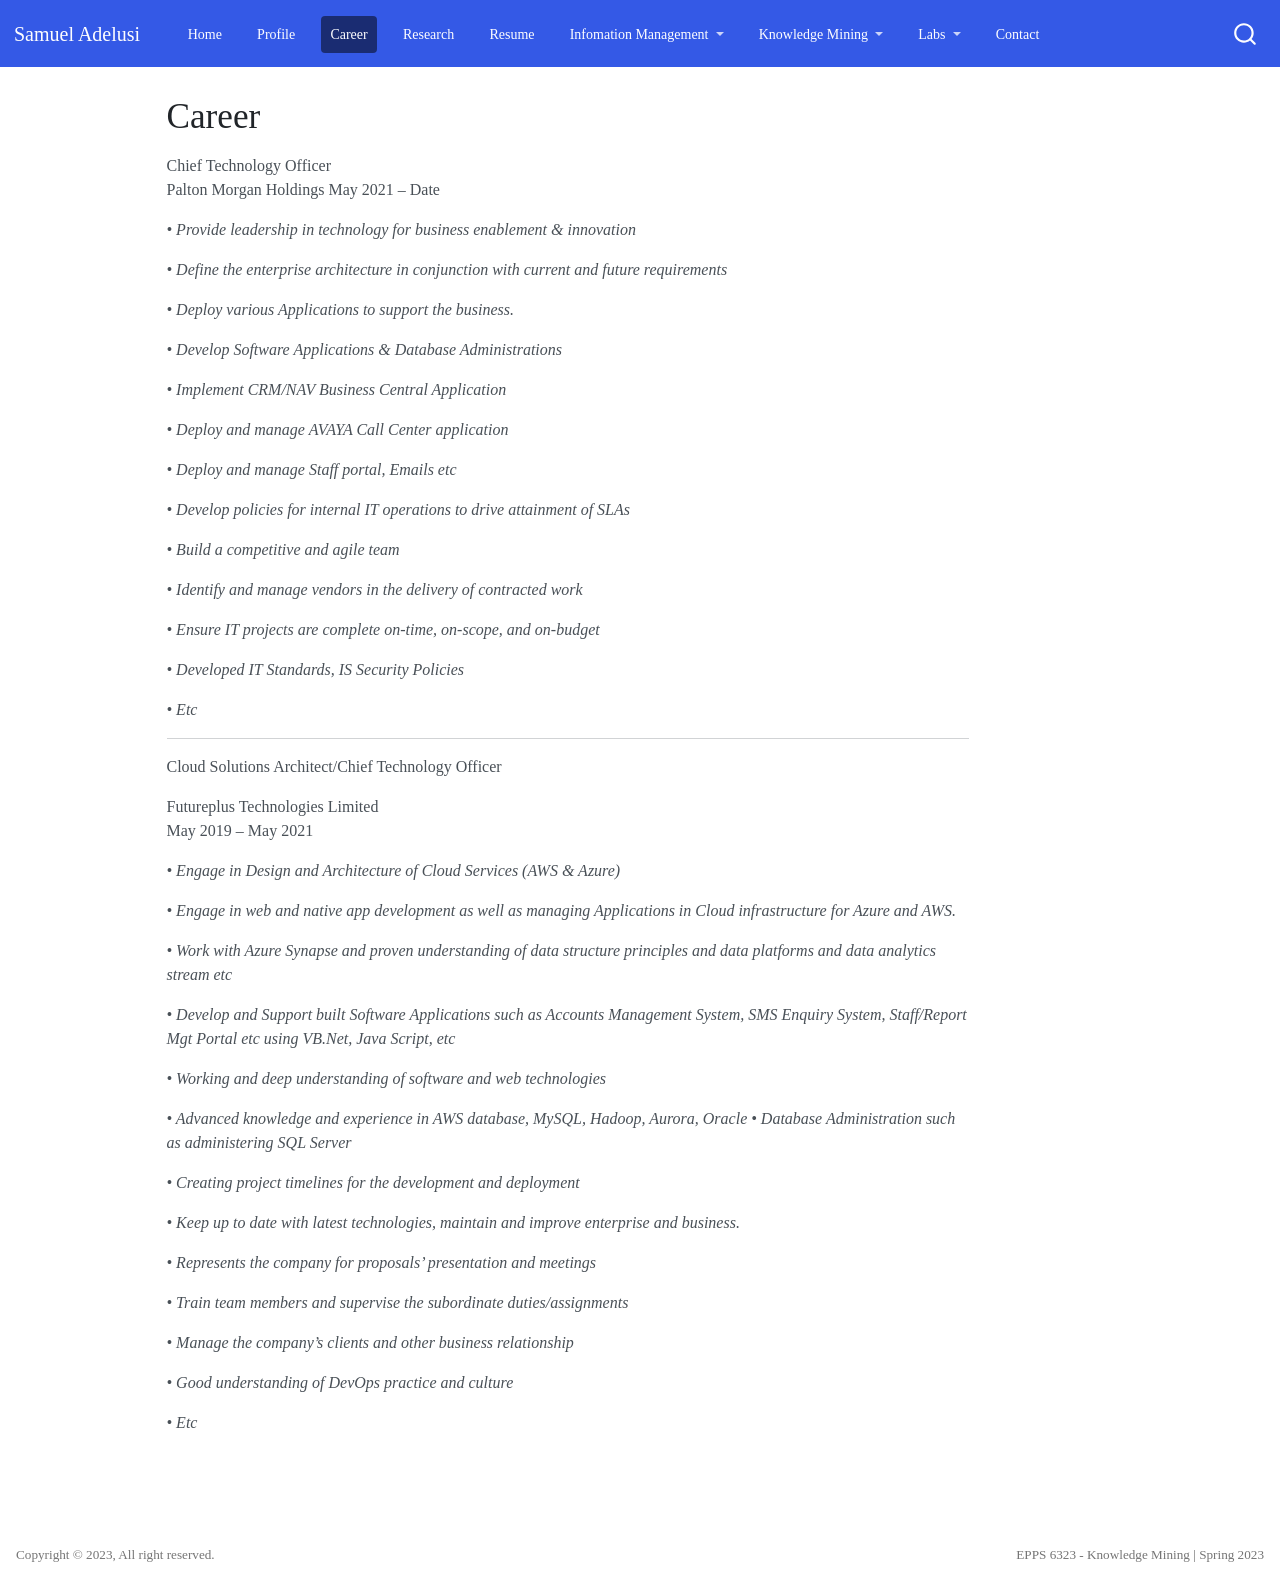
<file: docs/career.html>
<!DOCTYPE html>
<html xmlns="http://www.w3.org/1999/xhtml" lang="en" xml:lang="en"><head>

<meta charset="utf-8">
<meta name="generator" content="quarto-1.2.335">

<meta name="viewport" content="width=device-width, initial-scale=1.0, user-scalable=yes">


<title>Samuel Adelusi - Career</title>
<style>
code{white-space: pre-wrap;}
span.smallcaps{font-variant: small-caps;}
div.columns{display: flex; gap: min(4vw, 1.5em);}
div.column{flex: auto; overflow-x: auto;}
div.hanging-indent{margin-left: 1.5em; text-indent: -1.5em;}
ul.task-list{list-style: none;}
ul.task-list li input[type="checkbox"] {
  width: 0.8em;
  margin: 0 0.8em 0.2em -1.6em;
  vertical-align: middle;
}
</style>


<script src="site_libs/quarto-nav/quarto-nav.js"></script>
<script src="site_libs/quarto-nav/headroom.min.js"></script>
<script src="site_libs/clipboard/clipboard.min.js"></script>
<script src="site_libs/quarto-search/autocomplete.umd.js"></script>
<script src="site_libs/quarto-search/fuse.min.js"></script>
<script src="site_libs/quarto-search/quarto-search.js"></script>
<meta name="quarto:offset" content="./">
<script src="site_libs/quarto-html/quarto.js"></script>
<script src="site_libs/quarto-html/popper.min.js"></script>
<script src="site_libs/quarto-html/tippy.umd.min.js"></script>
<script src="site_libs/quarto-html/anchor.min.js"></script>
<link href="site_libs/quarto-html/tippy.css" rel="stylesheet">
<link href="site_libs/quarto-html/quarto-syntax-highlighting.css" rel="stylesheet" id="quarto-text-highlighting-styles">
<script src="site_libs/bootstrap/bootstrap.min.js"></script>
<link href="site_libs/bootstrap/bootstrap-icons.css" rel="stylesheet">
<link href="site_libs/bootstrap/bootstrap.min.css" rel="stylesheet" id="quarto-bootstrap" data-mode="light">
<script id="quarto-search-options" type="application/json">{
  "location": "navbar",
  "copy-button": false,
  "collapse-after": 3,
  "panel-placement": "end",
  "type": "overlay",
  "limit": 20,
  "language": {
    "search-no-results-text": "No results",
    "search-matching-documents-text": "matching documents",
    "search-copy-link-title": "Copy link to search",
    "search-hide-matches-text": "Hide additional matches",
    "search-more-match-text": "more match in this document",
    "search-more-matches-text": "more matches in this document",
    "search-clear-button-title": "Clear",
    "search-detached-cancel-button-title": "Cancel",
    "search-submit-button-title": "Submit"
  }
}</script>


<link rel="stylesheet" href="styles.css">
<meta name="twitter:title" content="Samuel Adelusi - Career">
<meta name="twitter:description" content="Chief Technology Officer
Palton Morgan Holdings May 2021 – Date">
<meta name="twitter:image" content="https://dejake22.github.io/future/images\logo_image2.jpeg">
<meta name="twitter:creator" content="@sam-ade23">
<meta name="twitter:card" content="summary_large_image">
</head>

<body class="nav-fixed">

<div id="quarto-search-results"></div>
  <header id="quarto-header" class="headroom fixed-top">
    <nav class="navbar navbar-expand-lg navbar-dark ">
      <div class="navbar-container container-fluid">
      <div class="navbar-brand-container">
    <a class="navbar-brand" href="./index.html">
    <span class="navbar-title">Samuel Adelusi</span>
    </a>
  </div>
          <button class="navbar-toggler" type="button" data-bs-toggle="collapse" data-bs-target="#navbarCollapse" aria-controls="navbarCollapse" aria-expanded="false" aria-label="Toggle navigation" onclick="if (window.quartoToggleHeadroom) { window.quartoToggleHeadroom(); }">
  <span class="navbar-toggler-icon"></span>
</button>
          <div class="collapse navbar-collapse" id="navbarCollapse">
            <ul class="navbar-nav navbar-nav-scroll me-auto">
  <li class="nav-item">
    <a class="nav-link" href="./index.html">
 <span class="menu-text">Home</span></a>
  </li>  
  <li class="nav-item">
    <a class="nav-link" href="./about.html">
 <span class="menu-text">Profile</span></a>
  </li>  
  <li class="nav-item">
    <a class="nav-link active" href="./career.html" aria-current="page">
 <span class="menu-text">Career</span></a>
  </li>  
  <li class="nav-item">
    <a class="nav-link" href="./research.html">
 <span class="menu-text">Research</span></a>
  </li>  
  <li class="nav-item">
    <a class="nav-link" href="./ResumeR.pdf">
 <span class="menu-text">Resume</span></a>
  </li>  
  <li class="nav-item dropdown ">
    <a class="nav-link dropdown-toggle" href="#" id="nav-menu-infomation-management" role="button" data-bs-toggle="dropdown" aria-expanded="false">
 <span class="menu-text">Infomation Management</span>
    </a>
    <ul class="dropdown-menu" aria-labelledby="nav-menu-infomation-management">    
        <li>
    <a class="dropdown-item" href="./EPPS6354-210004.pdf">
 <span class="dropdown-text">Assignment 1</span></a>
  </li>  
        <li>
    <a class="dropdown-item" href="./EPPS6354Assignment2.pdf">
 <span class="dropdown-text">Assignment 2</span></a>
  </li>  
        <li>
    <a class="dropdown-item" href="./EPPS6354Assignment3.pdf">
 <span class="dropdown-text">Assignment 3</span></a>
  </li>  
        <li>
    <a class="dropdown-item" href="./EPPS6354Assignment4.pdf">
 <span class="dropdown-text">Assignment 4</span></a>
  </li>  
        <li>
    <a class="dropdown-item" href="./EPPS6354Assignment5.pdf">
 <span class="dropdown-text">Assignment 5</span></a>
  </li>  
        <li>
    <a class="dropdown-item" href="./EPPS6354Assignment6.pdf">
 <span class="dropdown-text">Assignment 6</span></a>
  </li>  
    </ul>
  </li>
  <li class="nav-item dropdown ">
    <a class="nav-link dropdown-toggle" href="#" id="nav-menu-knowledge-mining" role="button" data-bs-toggle="dropdown" aria-expanded="false">
 <span class="menu-text">Knowledge Mining</span>
    </a>
    <ul class="dropdown-menu" aria-labelledby="nav-menu-knowledge-mining">    
        <li>
    <a class="dropdown-item" href="./EPPS6323-Assignment1.pdf">
 <span class="dropdown-text">Assignment 1</span></a>
  </li>  
        <li>
    <a class="dropdown-item" href="./EPPS6323-Assignment2.pdf">
 <span class="dropdown-text">Assignment 2</span></a>
  </li>  
        <li>
    <a class="dropdown-item" href="./EPPS6323-Assignment3.pdf">
 <span class="dropdown-text">Assignment 3</span></a>
  </li>  
        <li>
    <a class="dropdown-item" href="./EPPS6323-Assignment4.pdf">
 <span class="dropdown-text">Assignment 4</span></a>
  </li>  
        <li>
    <a class="dropdown-item" href="./EPPS6323-Assignment5.pdf">
 <span class="dropdown-text">Assignment 5</span></a>
  </li>  
        <li>
    <a class="dropdown-item" href="./EPPS6323-Assignment6.pdf">
 <span class="dropdown-text">Assignment 6</span></a>
  </li>  
        <li>
    <a class="dropdown-item" href="./EPPS6323-Assignment7.pdf">
 <span class="dropdown-text">Assignment 7</span></a>
  </li>  
        <li>
    <a class="dropdown-item" href="./EPPS6323-Assignment7.pdf">
 <span class="dropdown-text">Assignment 8</span></a>
  </li>  
    </ul>
  </li>
  <li class="nav-item dropdown ">
    <a class="nav-link dropdown-toggle" href="#" id="nav-menu-labs" role="button" data-bs-toggle="dropdown" aria-expanded="false">
 <span class="menu-text">Labs</span>
    </a>
    <ul class="dropdown-menu" aria-labelledby="nav-menu-labs">    
        <li>
    <a class="dropdown-item" href="./Lab01.html">
 <span class="dropdown-text">Lab 1</span></a>
  </li>  
        <li>
    <a class="dropdown-item" href="./Lab02.html">
 <span class="dropdown-text">Lab 2</span></a>
  </li>  
    </ul>
  </li>
  <li class="nav-item">
    <a class="nav-link" href="./contact.html">
 <span class="menu-text">Contact</span></a>
  </li>  
</ul>
              <div id="quarto-search" class="" title="Search"></div>
          </div> <!-- /navcollapse -->
      </div> <!-- /container-fluid -->
    </nav>
</header>
<!-- content -->
<div id="quarto-content" class="quarto-container page-columns page-rows-contents page-layout-article page-navbar">
<!-- sidebar -->
<!-- margin-sidebar -->
    <div id="quarto-margin-sidebar" class="sidebar margin-sidebar">
        
    </div>
<!-- main -->
<main class="content" id="quarto-document-content">

<header id="title-block-header" class="quarto-title-block default">
<div class="quarto-title">
<h1 class="title">Career</h1>
</div>



<div class="quarto-title-meta">

    
  
    
  </div>
  

</header>

<p>Chief Technology Officer<br>
Palton Morgan Holdings May 2021 – Date</p>
<p><em>• Provide leadership in technology for business enablement &amp; innovation</em></p>
<p><em>• Define the enterprise architecture in conjunction with current and future requirements</em></p>
<p><em>• Deploy various Applications to support the business.</em></p>
<p><em>• Develop Software Applications &amp; Database Administrations</em></p>
<p><em>• Implement CRM/NAV Business Central Application</em></p>
<p><em>• Deploy and manage AVAYA Call Center application</em></p>
<p><em>• Deploy and manage Staff portal, Emails etc</em></p>
<p><em>• Develop policies for internal IT operations to drive attainment of SLAs</em></p>
<p><em>• Build a competitive and agile team</em></p>
<p><em>• Identify and manage vendors in the delivery of contracted work</em></p>
<p><em>• Ensure IT projects are complete on-time, on-scope, and on-budget</em></p>
<p><em>• Developed IT Standards, IS Security Policies</em></p>
<p><em>• Etc</em></p>
<hr>
<p>Cloud Solutions Architect/Chief Technology Officer</p>
<p>Futureplus Technologies Limited<br>
May 2019 – May 2021</p>
<p><em>• Engage in Design and Architecture of Cloud Services (AWS &amp; Azure)</em></p>
<p><em>• Engage in web and native app development as well as managing Applications in Cloud infrastructure for Azure and AWS.</em></p>
<p><em>• Work with Azure Synapse and proven understanding of data structure principles and data platforms and data analytics stream etc</em></p>
<p><em>• Develop and Support built Software Applications such as Accounts Management System, SMS Enquiry System, Staff/Report Mgt Portal etc using VB.Net, Java Script, etc</em></p>
<p><em>• Working and deep understanding of software and web technologies</em></p>
<p><em>• Advanced knowledge and experience in AWS database, MySQL, Hadoop, Aurora, Oracle • Database Administration such as administering SQL Server</em></p>
<p><em>• Creating project timelines for the development and deployment</em></p>
<p><em>• Keep up to date with latest technologies, maintain and improve enterprise and business.</em></p>
<p><em>• Represents the company for proposals’ presentation and meetings</em></p>
<p><em>• Train team members and supervise the subordinate duties/assignments</em></p>
<p><em>• Manage the company’s clients and other business relationship</em></p>
<p><em>• Good understanding of DevOps practice and culture</em></p>
<p><em>• Etc</em></p>



</main> <!-- /main -->
<script id="quarto-html-after-body" type="application/javascript">
window.document.addEventListener("DOMContentLoaded", function (event) {
  const toggleBodyColorMode = (bsSheetEl) => {
    const mode = bsSheetEl.getAttribute("data-mode");
    const bodyEl = window.document.querySelector("body");
    if (mode === "dark") {
      bodyEl.classList.add("quarto-dark");
      bodyEl.classList.remove("quarto-light");
    } else {
      bodyEl.classList.add("quarto-light");
      bodyEl.classList.remove("quarto-dark");
    }
  }
  const toggleBodyColorPrimary = () => {
    const bsSheetEl = window.document.querySelector("link#quarto-bootstrap");
    if (bsSheetEl) {
      toggleBodyColorMode(bsSheetEl);
    }
  }
  toggleBodyColorPrimary();  
  const icon = "";
  const anchorJS = new window.AnchorJS();
  anchorJS.options = {
    placement: 'right',
    icon: icon
  };
  anchorJS.add('.anchored');
  const clipboard = new window.ClipboardJS('.code-copy-button', {
    target: function(trigger) {
      return trigger.previousElementSibling;
    }
  });
  clipboard.on('success', function(e) {
    // button target
    const button = e.trigger;
    // don't keep focus
    button.blur();
    // flash "checked"
    button.classList.add('code-copy-button-checked');
    var currentTitle = button.getAttribute("title");
    button.setAttribute("title", "Copied!");
    let tooltip;
    if (window.bootstrap) {
      button.setAttribute("data-bs-toggle", "tooltip");
      button.setAttribute("data-bs-placement", "left");
      button.setAttribute("data-bs-title", "Copied!");
      tooltip = new bootstrap.Tooltip(button, 
        { trigger: "manual", 
          customClass: "code-copy-button-tooltip",
          offset: [0, -8]});
      tooltip.show();    
    }
    setTimeout(function() {
      if (tooltip) {
        tooltip.hide();
        button.removeAttribute("data-bs-title");
        button.removeAttribute("data-bs-toggle");
        button.removeAttribute("data-bs-placement");
      }
      button.setAttribute("title", currentTitle);
      button.classList.remove('code-copy-button-checked');
    }, 1000);
    // clear code selection
    e.clearSelection();
  });
  function tippyHover(el, contentFn) {
    const config = {
      allowHTML: true,
      content: contentFn,
      maxWidth: 500,
      delay: 100,
      arrow: false,
      appendTo: function(el) {
          return el.parentElement;
      },
      interactive: true,
      interactiveBorder: 10,
      theme: 'quarto',
      placement: 'bottom-start'
    };
    window.tippy(el, config); 
  }
  const noterefs = window.document.querySelectorAll('a[role="doc-noteref"]');
  for (var i=0; i<noterefs.length; i++) {
    const ref = noterefs[i];
    tippyHover(ref, function() {
      // use id or data attribute instead here
      let href = ref.getAttribute('data-footnote-href') || ref.getAttribute('href');
      try { href = new URL(href).hash; } catch {}
      const id = href.replace(/^#\/?/, "");
      const note = window.document.getElementById(id);
      return note.innerHTML;
    });
  }
  const findCites = (el) => {
    const parentEl = el.parentElement;
    if (parentEl) {
      const cites = parentEl.dataset.cites;
      if (cites) {
        return {
          el,
          cites: cites.split(' ')
        };
      } else {
        return findCites(el.parentElement)
      }
    } else {
      return undefined;
    }
  };
  var bibliorefs = window.document.querySelectorAll('a[role="doc-biblioref"]');
  for (var i=0; i<bibliorefs.length; i++) {
    const ref = bibliorefs[i];
    const citeInfo = findCites(ref);
    if (citeInfo) {
      tippyHover(citeInfo.el, function() {
        var popup = window.document.createElement('div');
        citeInfo.cites.forEach(function(cite) {
          var citeDiv = window.document.createElement('div');
          citeDiv.classList.add('hanging-indent');
          citeDiv.classList.add('csl-entry');
          var biblioDiv = window.document.getElementById('ref-' + cite);
          if (biblioDiv) {
            citeDiv.innerHTML = biblioDiv.innerHTML;
          }
          popup.appendChild(citeDiv);
        });
        return popup.innerHTML;
      });
    }
  }
});
</script>
</div> <!-- /content -->
<footer class="footer">
  <div class="nav-footer">
    <div class="nav-footer-left">Copyright © 2023, All right reserved.</div>   
    <div class="nav-footer-right">EPPS 6323 - Knowledge Mining | Spring 2023</div>
  </div>
</footer>



</body></html>
</file>
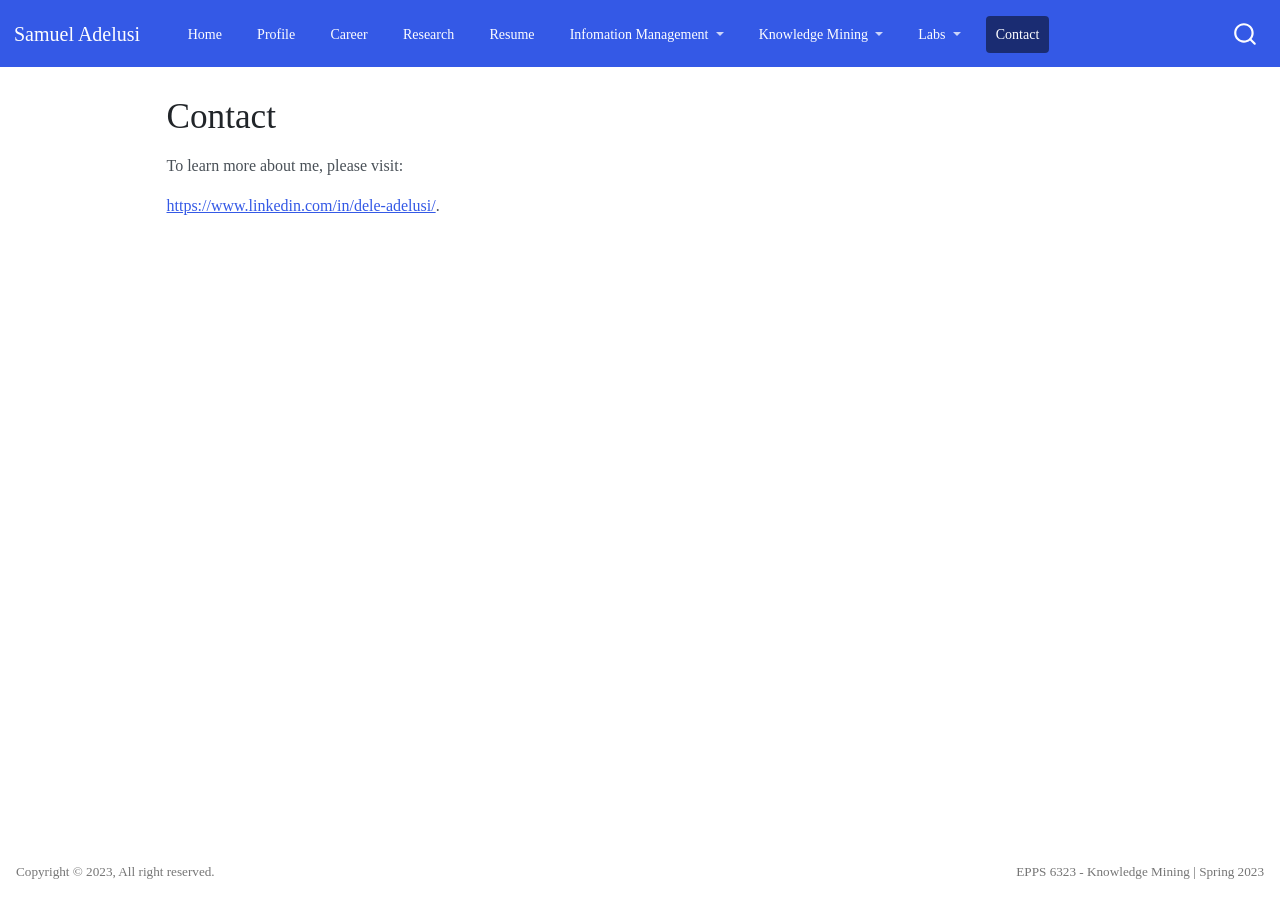
<file: docs/contact.html>
<!DOCTYPE html>
<html xmlns="http://www.w3.org/1999/xhtml" lang="en" xml:lang="en"><head>

<meta charset="utf-8">
<meta name="generator" content="quarto-1.2.335">

<meta name="viewport" content="width=device-width, initial-scale=1.0, user-scalable=yes">


<title>Samuel Adelusi - Contact</title>
<style>
code{white-space: pre-wrap;}
span.smallcaps{font-variant: small-caps;}
div.columns{display: flex; gap: min(4vw, 1.5em);}
div.column{flex: auto; overflow-x: auto;}
div.hanging-indent{margin-left: 1.5em; text-indent: -1.5em;}
ul.task-list{list-style: none;}
ul.task-list li input[type="checkbox"] {
  width: 0.8em;
  margin: 0 0.8em 0.2em -1.6em;
  vertical-align: middle;
}
</style>


<script src="site_libs/quarto-nav/quarto-nav.js"></script>
<script src="site_libs/quarto-nav/headroom.min.js"></script>
<script src="site_libs/clipboard/clipboard.min.js"></script>
<script src="site_libs/quarto-search/autocomplete.umd.js"></script>
<script src="site_libs/quarto-search/fuse.min.js"></script>
<script src="site_libs/quarto-search/quarto-search.js"></script>
<meta name="quarto:offset" content="./">
<script src="site_libs/quarto-html/quarto.js"></script>
<script src="site_libs/quarto-html/popper.min.js"></script>
<script src="site_libs/quarto-html/tippy.umd.min.js"></script>
<script src="site_libs/quarto-html/anchor.min.js"></script>
<link href="site_libs/quarto-html/tippy.css" rel="stylesheet">
<link href="site_libs/quarto-html/quarto-syntax-highlighting.css" rel="stylesheet" id="quarto-text-highlighting-styles">
<script src="site_libs/bootstrap/bootstrap.min.js"></script>
<link href="site_libs/bootstrap/bootstrap-icons.css" rel="stylesheet">
<link href="site_libs/bootstrap/bootstrap.min.css" rel="stylesheet" id="quarto-bootstrap" data-mode="light">
<script id="quarto-search-options" type="application/json">{
  "location": "navbar",
  "copy-button": false,
  "collapse-after": 3,
  "panel-placement": "end",
  "type": "overlay",
  "limit": 20,
  "language": {
    "search-no-results-text": "No results",
    "search-matching-documents-text": "matching documents",
    "search-copy-link-title": "Copy link to search",
    "search-hide-matches-text": "Hide additional matches",
    "search-more-match-text": "more match in this document",
    "search-more-matches-text": "more matches in this document",
    "search-clear-button-title": "Clear",
    "search-detached-cancel-button-title": "Cancel",
    "search-submit-button-title": "Submit"
  }
}</script>


<link rel="stylesheet" href="styles.css">
<meta name="twitter:title" content="Samuel Adelusi - Contact">
<meta name="twitter:description" content="To learn more about me, please visit:">
<meta name="twitter:image" content="https://dejake22.github.io/future/images\logo_image2.jpeg">
<meta name="twitter:creator" content="@sam-ade23">
<meta name="twitter:card" content="summary_large_image">
</head>

<body class="nav-fixed">

<div id="quarto-search-results"></div>
  <header id="quarto-header" class="headroom fixed-top">
    <nav class="navbar navbar-expand-lg navbar-dark ">
      <div class="navbar-container container-fluid">
      <div class="navbar-brand-container">
    <a class="navbar-brand" href="./index.html">
    <span class="navbar-title">Samuel Adelusi</span>
    </a>
  </div>
          <button class="navbar-toggler" type="button" data-bs-toggle="collapse" data-bs-target="#navbarCollapse" aria-controls="navbarCollapse" aria-expanded="false" aria-label="Toggle navigation" onclick="if (window.quartoToggleHeadroom) { window.quartoToggleHeadroom(); }">
  <span class="navbar-toggler-icon"></span>
</button>
          <div class="collapse navbar-collapse" id="navbarCollapse">
            <ul class="navbar-nav navbar-nav-scroll me-auto">
  <li class="nav-item">
    <a class="nav-link" href="./index.html">
 <span class="menu-text">Home</span></a>
  </li>  
  <li class="nav-item">
    <a class="nav-link" href="./about.html">
 <span class="menu-text">Profile</span></a>
  </li>  
  <li class="nav-item">
    <a class="nav-link" href="./career.html">
 <span class="menu-text">Career</span></a>
  </li>  
  <li class="nav-item">
    <a class="nav-link" href="./research.html">
 <span class="menu-text">Research</span></a>
  </li>  
  <li class="nav-item">
    <a class="nav-link" href="./ResumeR.pdf">
 <span class="menu-text">Resume</span></a>
  </li>  
  <li class="nav-item dropdown ">
    <a class="nav-link dropdown-toggle" href="#" id="nav-menu-infomation-management" role="button" data-bs-toggle="dropdown" aria-expanded="false">
 <span class="menu-text">Infomation Management</span>
    </a>
    <ul class="dropdown-menu" aria-labelledby="nav-menu-infomation-management">    
        <li>
    <a class="dropdown-item" href="./EPPS6354-210004.pdf">
 <span class="dropdown-text">Assignment 1</span></a>
  </li>  
        <li>
    <a class="dropdown-item" href="./EPPS6354Assignment2.pdf">
 <span class="dropdown-text">Assignment 2</span></a>
  </li>  
        <li>
    <a class="dropdown-item" href="./EPPS6354Assignment3.pdf">
 <span class="dropdown-text">Assignment 3</span></a>
  </li>  
        <li>
    <a class="dropdown-item" href="./EPPS6354Assignment4.pdf">
 <span class="dropdown-text">Assignment 4</span></a>
  </li>  
        <li>
    <a class="dropdown-item" href="./EPPS6354Assignment5.pdf">
 <span class="dropdown-text">Assignment 5</span></a>
  </li>  
        <li>
    <a class="dropdown-item" href="./EPPS6354Assignment6.pdf">
 <span class="dropdown-text">Assignment 6</span></a>
  </li>  
    </ul>
  </li>
  <li class="nav-item dropdown ">
    <a class="nav-link dropdown-toggle" href="#" id="nav-menu-knowledge-mining" role="button" data-bs-toggle="dropdown" aria-expanded="false">
 <span class="menu-text">Knowledge Mining</span>
    </a>
    <ul class="dropdown-menu" aria-labelledby="nav-menu-knowledge-mining">    
        <li>
    <a class="dropdown-item" href="./EPPS6323-Assignment1.pdf">
 <span class="dropdown-text">Assignment 1</span></a>
  </li>  
        <li>
    <a class="dropdown-item" href="./EPPS6323-Assignment2.pdf">
 <span class="dropdown-text">Assignment 2</span></a>
  </li>  
        <li>
    <a class="dropdown-item" href="./EPPS6323-Assignment3.pdf">
 <span class="dropdown-text">Assignment 3</span></a>
  </li>  
        <li>
    <a class="dropdown-item" href="./EPPS6323-Assignment4.pdf">
 <span class="dropdown-text">Assignment 4</span></a>
  </li>  
        <li>
    <a class="dropdown-item" href="./EPPS6323-Assignment5.pdf">
 <span class="dropdown-text">Assignment 5</span></a>
  </li>  
        <li>
    <a class="dropdown-item" href="./EPPS6323-Assignment6.pdf">
 <span class="dropdown-text">Assignment 6</span></a>
  </li>  
        <li>
    <a class="dropdown-item" href="./EPPS6323-Assignment7.pdf">
 <span class="dropdown-text">Assignment 7</span></a>
  </li>  
        <li>
    <a class="dropdown-item" href="./EPPS6323-Assignment7.pdf">
 <span class="dropdown-text">Assignment 8</span></a>
  </li>  
    </ul>
  </li>
  <li class="nav-item dropdown ">
    <a class="nav-link dropdown-toggle" href="#" id="nav-menu-labs" role="button" data-bs-toggle="dropdown" aria-expanded="false">
 <span class="menu-text">Labs</span>
    </a>
    <ul class="dropdown-menu" aria-labelledby="nav-menu-labs">    
        <li>
    <a class="dropdown-item" href="./Lab01.html">
 <span class="dropdown-text">Lab 1</span></a>
  </li>  
        <li>
    <a class="dropdown-item" href="./Lab02.html">
 <span class="dropdown-text">Lab 2</span></a>
  </li>  
    </ul>
  </li>
  <li class="nav-item">
    <a class="nav-link active" href="./contact.html" aria-current="page">
 <span class="menu-text">Contact</span></a>
  </li>  
</ul>
              <div id="quarto-search" class="" title="Search"></div>
          </div> <!-- /navcollapse -->
      </div> <!-- /container-fluid -->
    </nav>
</header>
<!-- content -->
<div id="quarto-content" class="quarto-container page-columns page-rows-contents page-layout-article page-navbar">
<!-- sidebar -->
<!-- margin-sidebar -->
    <div id="quarto-margin-sidebar" class="sidebar margin-sidebar">
        
    </div>
<!-- main -->
<main class="content" id="quarto-document-content">

<header id="title-block-header" class="quarto-title-block default">
<div class="quarto-title">
<h1 class="title">Contact</h1>
</div>



<div class="quarto-title-meta">

    
  
    
  </div>
  

</header>

<p>To learn more about me, please visit:</p>
<p><a href="https://www.linkedin.com/in/dele-adelusi/" class="uri">https://www.linkedin.com/in/dele-adelusi/</a>.</p>



</main> <!-- /main -->
<script id="quarto-html-after-body" type="application/javascript">
window.document.addEventListener("DOMContentLoaded", function (event) {
  const toggleBodyColorMode = (bsSheetEl) => {
    const mode = bsSheetEl.getAttribute("data-mode");
    const bodyEl = window.document.querySelector("body");
    if (mode === "dark") {
      bodyEl.classList.add("quarto-dark");
      bodyEl.classList.remove("quarto-light");
    } else {
      bodyEl.classList.add("quarto-light");
      bodyEl.classList.remove("quarto-dark");
    }
  }
  const toggleBodyColorPrimary = () => {
    const bsSheetEl = window.document.querySelector("link#quarto-bootstrap");
    if (bsSheetEl) {
      toggleBodyColorMode(bsSheetEl);
    }
  }
  toggleBodyColorPrimary();  
  const icon = "";
  const anchorJS = new window.AnchorJS();
  anchorJS.options = {
    placement: 'right',
    icon: icon
  };
  anchorJS.add('.anchored');
  const clipboard = new window.ClipboardJS('.code-copy-button', {
    target: function(trigger) {
      return trigger.previousElementSibling;
    }
  });
  clipboard.on('success', function(e) {
    // button target
    const button = e.trigger;
    // don't keep focus
    button.blur();
    // flash "checked"
    button.classList.add('code-copy-button-checked');
    var currentTitle = button.getAttribute("title");
    button.setAttribute("title", "Copied!");
    let tooltip;
    if (window.bootstrap) {
      button.setAttribute("data-bs-toggle", "tooltip");
      button.setAttribute("data-bs-placement", "left");
      button.setAttribute("data-bs-title", "Copied!");
      tooltip = new bootstrap.Tooltip(button, 
        { trigger: "manual", 
          customClass: "code-copy-button-tooltip",
          offset: [0, -8]});
      tooltip.show();    
    }
    setTimeout(function() {
      if (tooltip) {
        tooltip.hide();
        button.removeAttribute("data-bs-title");
        button.removeAttribute("data-bs-toggle");
        button.removeAttribute("data-bs-placement");
      }
      button.setAttribute("title", currentTitle);
      button.classList.remove('code-copy-button-checked');
    }, 1000);
    // clear code selection
    e.clearSelection();
  });
  function tippyHover(el, contentFn) {
    const config = {
      allowHTML: true,
      content: contentFn,
      maxWidth: 500,
      delay: 100,
      arrow: false,
      appendTo: function(el) {
          return el.parentElement;
      },
      interactive: true,
      interactiveBorder: 10,
      theme: 'quarto',
      placement: 'bottom-start'
    };
    window.tippy(el, config); 
  }
  const noterefs = window.document.querySelectorAll('a[role="doc-noteref"]');
  for (var i=0; i<noterefs.length; i++) {
    const ref = noterefs[i];
    tippyHover(ref, function() {
      // use id or data attribute instead here
      let href = ref.getAttribute('data-footnote-href') || ref.getAttribute('href');
      try { href = new URL(href).hash; } catch {}
      const id = href.replace(/^#\/?/, "");
      const note = window.document.getElementById(id);
      return note.innerHTML;
    });
  }
  const findCites = (el) => {
    const parentEl = el.parentElement;
    if (parentEl) {
      const cites = parentEl.dataset.cites;
      if (cites) {
        return {
          el,
          cites: cites.split(' ')
        };
      } else {
        return findCites(el.parentElement)
      }
    } else {
      return undefined;
    }
  };
  var bibliorefs = window.document.querySelectorAll('a[role="doc-biblioref"]');
  for (var i=0; i<bibliorefs.length; i++) {
    const ref = bibliorefs[i];
    const citeInfo = findCites(ref);
    if (citeInfo) {
      tippyHover(citeInfo.el, function() {
        var popup = window.document.createElement('div');
        citeInfo.cites.forEach(function(cite) {
          var citeDiv = window.document.createElement('div');
          citeDiv.classList.add('hanging-indent');
          citeDiv.classList.add('csl-entry');
          var biblioDiv = window.document.getElementById('ref-' + cite);
          if (biblioDiv) {
            citeDiv.innerHTML = biblioDiv.innerHTML;
          }
          popup.appendChild(citeDiv);
        });
        return popup.innerHTML;
      });
    }
  }
});
</script>
</div> <!-- /content -->
<footer class="footer">
  <div class="nav-footer">
    <div class="nav-footer-left">Copyright © 2023, All right reserved.</div>   
    <div class="nav-footer-right">EPPS 6323 - Knowledge Mining | Spring 2023</div>
  </div>
</footer>



</body></html>
</file>
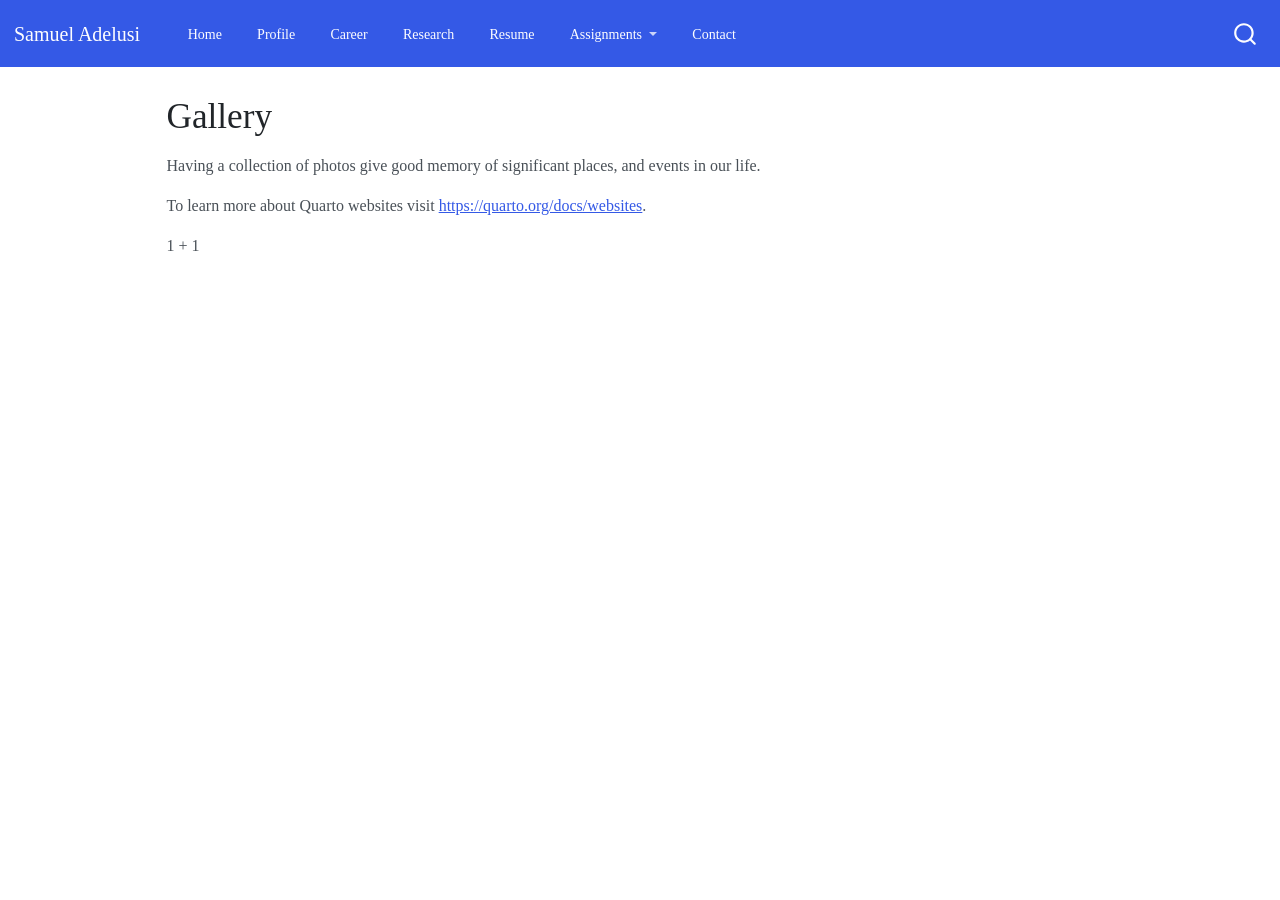
<file: docs/gallery.html>
<!DOCTYPE html>
<html xmlns="http://www.w3.org/1999/xhtml" lang="en" xml:lang="en"><head>

<meta charset="utf-8">
<meta name="generator" content="quarto-1.2.313">

<meta name="viewport" content="width=device-width, initial-scale=1.0, user-scalable=yes">


<title>Samuel Adelusi - Gallery</title>
<style>
code{white-space: pre-wrap;}
span.smallcaps{font-variant: small-caps;}
div.columns{display: flex; gap: min(4vw, 1.5em);}
div.column{flex: auto; overflow-x: auto;}
div.hanging-indent{margin-left: 1.5em; text-indent: -1.5em;}
ul.task-list{list-style: none;}
ul.task-list li input[type="checkbox"] {
  width: 0.8em;
  margin: 0 0.8em 0.2em -1.6em;
  vertical-align: middle;
}
</style>


<script src="site_libs/quarto-nav/quarto-nav.js"></script>
<script src="site_libs/quarto-nav/headroom.min.js"></script>
<script src="site_libs/clipboard/clipboard.min.js"></script>
<script src="site_libs/quarto-search/autocomplete.umd.js"></script>
<script src="site_libs/quarto-search/fuse.min.js"></script>
<script src="site_libs/quarto-search/quarto-search.js"></script>
<meta name="quarto:offset" content="./">
<script src="site_libs/quarto-html/quarto.js"></script>
<script src="site_libs/quarto-html/popper.min.js"></script>
<script src="site_libs/quarto-html/tippy.umd.min.js"></script>
<script src="site_libs/quarto-html/anchor.min.js"></script>
<link href="site_libs/quarto-html/tippy.css" rel="stylesheet">
<link href="site_libs/quarto-html/quarto-syntax-highlighting.css" rel="stylesheet" id="quarto-text-highlighting-styles">
<script src="site_libs/bootstrap/bootstrap.min.js"></script>
<link href="site_libs/bootstrap/bootstrap-icons.css" rel="stylesheet">
<link href="site_libs/bootstrap/bootstrap.min.css" rel="stylesheet" id="quarto-bootstrap" data-mode="light">
<script id="quarto-search-options" type="application/json">{
  "location": "navbar",
  "copy-button": false,
  "collapse-after": 3,
  "panel-placement": "end",
  "type": "overlay",
  "limit": 20,
  "language": {
    "search-no-results-text": "No results",
    "search-matching-documents-text": "matching documents",
    "search-copy-link-title": "Copy link to search",
    "search-hide-matches-text": "Hide additional matches",
    "search-more-match-text": "more match in this document",
    "search-more-matches-text": "more matches in this document",
    "search-clear-button-title": "Clear",
    "search-detached-cancel-button-title": "Cancel",
    "search-submit-button-title": "Submit"
  }
}</script>


<link rel="stylesheet" href="styles.css">
</head>

<body class="nav-fixed">

<div id="quarto-search-results"></div>
  <header id="quarto-header" class="headroom fixed-top">
    <nav class="navbar navbar-expand-lg navbar-dark ">
      <div class="navbar-container container-fluid">
      <div class="navbar-brand-container">
    <a class="navbar-brand" href="./index.html">
    <span class="navbar-title">Samuel Adelusi</span>
    </a>
  </div>
          <button class="navbar-toggler" type="button" data-bs-toggle="collapse" data-bs-target="#navbarCollapse" aria-controls="navbarCollapse" aria-expanded="false" aria-label="Toggle navigation" onclick="if (window.quartoToggleHeadroom) { window.quartoToggleHeadroom(); }">
  <span class="navbar-toggler-icon"></span>
</button>
          <div class="collapse navbar-collapse" id="navbarCollapse">
            <ul class="navbar-nav navbar-nav-scroll me-auto">
  <li class="nav-item">
    <a class="nav-link" href="./index.html">
 <span class="menu-text">Home</span></a>
  </li>  
  <li class="nav-item">
    <a class="nav-link" href="./about.html">
 <span class="menu-text">Profile</span></a>
  </li>  
  <li class="nav-item">
    <a class="nav-link" href="./career.html">
 <span class="menu-text">Career</span></a>
  </li>  
  <li class="nav-item">
    <a class="nav-link" href="./research.html">
 <span class="menu-text">Research</span></a>
  </li>  
  <li class="nav-item">
    <a class="nav-link" href="./ResumeR.pdf">
 <span class="menu-text">Resume</span></a>
  </li>  
  <li class="nav-item dropdown ">
    <a class="nav-link dropdown-toggle" href="#" id="nav-menu-assignments" role="button" data-bs-toggle="dropdown" aria-expanded="false">
 <span class="menu-text">Assignments</span>
    </a>
    <ul class="dropdown-menu" aria-labelledby="nav-menu-assignments">    
        <li>
    <a class="dropdown-item" href="./ResumeR.pdf">
 <span class="dropdown-text">Assignment 1</span></a>
  </li>  
    </ul>
  </li>
  <li class="nav-item">
    <a class="nav-link" href="./contact.html">
 <span class="menu-text">Contact</span></a>
  </li>  
</ul>
              <div id="quarto-search" class="" title="Search"></div>
          </div> <!-- /navcollapse -->
      </div> <!-- /container-fluid -->
    </nav>
</header>
<!-- content -->
<div id="quarto-content" class="quarto-container page-columns page-rows-contents page-layout-article page-navbar">
<!-- sidebar -->
<!-- margin-sidebar -->
    <div id="quarto-margin-sidebar" class="sidebar margin-sidebar">
        
    </div>
<!-- main -->
<main class="content" id="quarto-document-content">

<header id="title-block-header" class="quarto-title-block default">
<div class="quarto-title">
<h1 class="title">Gallery</h1>
</div>



<div class="quarto-title-meta">

    
  
    
  </div>
  

</header>

<p>Having a collection of photos give good memory of significant places, and events in our life.</p>
<p>To learn more about Quarto websites visit <a href="https://quarto.org/docs/websites" class="uri">https://quarto.org/docs/websites</a>.</p>
<p>1 + 1</p>



</main> <!-- /main -->
<script id="quarto-html-after-body" type="application/javascript">
window.document.addEventListener("DOMContentLoaded", function (event) {
  const toggleBodyColorMode = (bsSheetEl) => {
    const mode = bsSheetEl.getAttribute("data-mode");
    const bodyEl = window.document.querySelector("body");
    if (mode === "dark") {
      bodyEl.classList.add("quarto-dark");
      bodyEl.classList.remove("quarto-light");
    } else {
      bodyEl.classList.add("quarto-light");
      bodyEl.classList.remove("quarto-dark");
    }
  }
  const toggleBodyColorPrimary = () => {
    const bsSheetEl = window.document.querySelector("link#quarto-bootstrap");
    if (bsSheetEl) {
      toggleBodyColorMode(bsSheetEl);
    }
  }
  toggleBodyColorPrimary();  
  const icon = "";
  const anchorJS = new window.AnchorJS();
  anchorJS.options = {
    placement: 'right',
    icon: icon
  };
  anchorJS.add('.anchored');
  const clipboard = new window.ClipboardJS('.code-copy-button', {
    target: function(trigger) {
      return trigger.previousElementSibling;
    }
  });
  clipboard.on('success', function(e) {
    // button target
    const button = e.trigger;
    // don't keep focus
    button.blur();
    // flash "checked"
    button.classList.add('code-copy-button-checked');
    var currentTitle = button.getAttribute("title");
    button.setAttribute("title", "Copied!");
    let tooltip;
    if (window.bootstrap) {
      button.setAttribute("data-bs-toggle", "tooltip");
      button.setAttribute("data-bs-placement", "left");
      button.setAttribute("data-bs-title", "Copied!");
      tooltip = new bootstrap.Tooltip(button, 
        { trigger: "manual", 
          customClass: "code-copy-button-tooltip",
          offset: [0, -8]});
      tooltip.show();    
    }
    setTimeout(function() {
      if (tooltip) {
        tooltip.hide();
        button.removeAttribute("data-bs-title");
        button.removeAttribute("data-bs-toggle");
        button.removeAttribute("data-bs-placement");
      }
      button.setAttribute("title", currentTitle);
      button.classList.remove('code-copy-button-checked');
    }, 1000);
    // clear code selection
    e.clearSelection();
  });
  function tippyHover(el, contentFn) {
    const config = {
      allowHTML: true,
      content: contentFn,
      maxWidth: 500,
      delay: 100,
      arrow: false,
      appendTo: function(el) {
          return el.parentElement;
      },
      interactive: true,
      interactiveBorder: 10,
      theme: 'quarto',
      placement: 'bottom-start'
    };
    window.tippy(el, config); 
  }
  const noterefs = window.document.querySelectorAll('a[role="doc-noteref"]');
  for (var i=0; i<noterefs.length; i++) {
    const ref = noterefs[i];
    tippyHover(ref, function() {
      // use id or data attribute instead here
      let href = ref.getAttribute('data-footnote-href') || ref.getAttribute('href');
      try { href = new URL(href).hash; } catch {}
      const id = href.replace(/^#\/?/, "");
      const note = window.document.getElementById(id);
      return note.innerHTML;
    });
  }
  const findCites = (el) => {
    const parentEl = el.parentElement;
    if (parentEl) {
      const cites = parentEl.dataset.cites;
      if (cites) {
        return {
          el,
          cites: cites.split(' ')
        };
      } else {
        return findCites(el.parentElement)
      }
    } else {
      return undefined;
    }
  };
  var bibliorefs = window.document.querySelectorAll('a[role="doc-biblioref"]');
  for (var i=0; i<bibliorefs.length; i++) {
    const ref = bibliorefs[i];
    const citeInfo = findCites(ref);
    if (citeInfo) {
      tippyHover(citeInfo.el, function() {
        var popup = window.document.createElement('div');
        citeInfo.cites.forEach(function(cite) {
          var citeDiv = window.document.createElement('div');
          citeDiv.classList.add('hanging-indent');
          citeDiv.classList.add('csl-entry');
          var biblioDiv = window.document.getElementById('ref-' + cite);
          if (biblioDiv) {
            citeDiv.innerHTML = biblioDiv.innerHTML;
          }
          popup.appendChild(citeDiv);
        });
        return popup.innerHTML;
      });
    }
  }
});
</script>
</div> <!-- /content -->



</body></html>
</file>
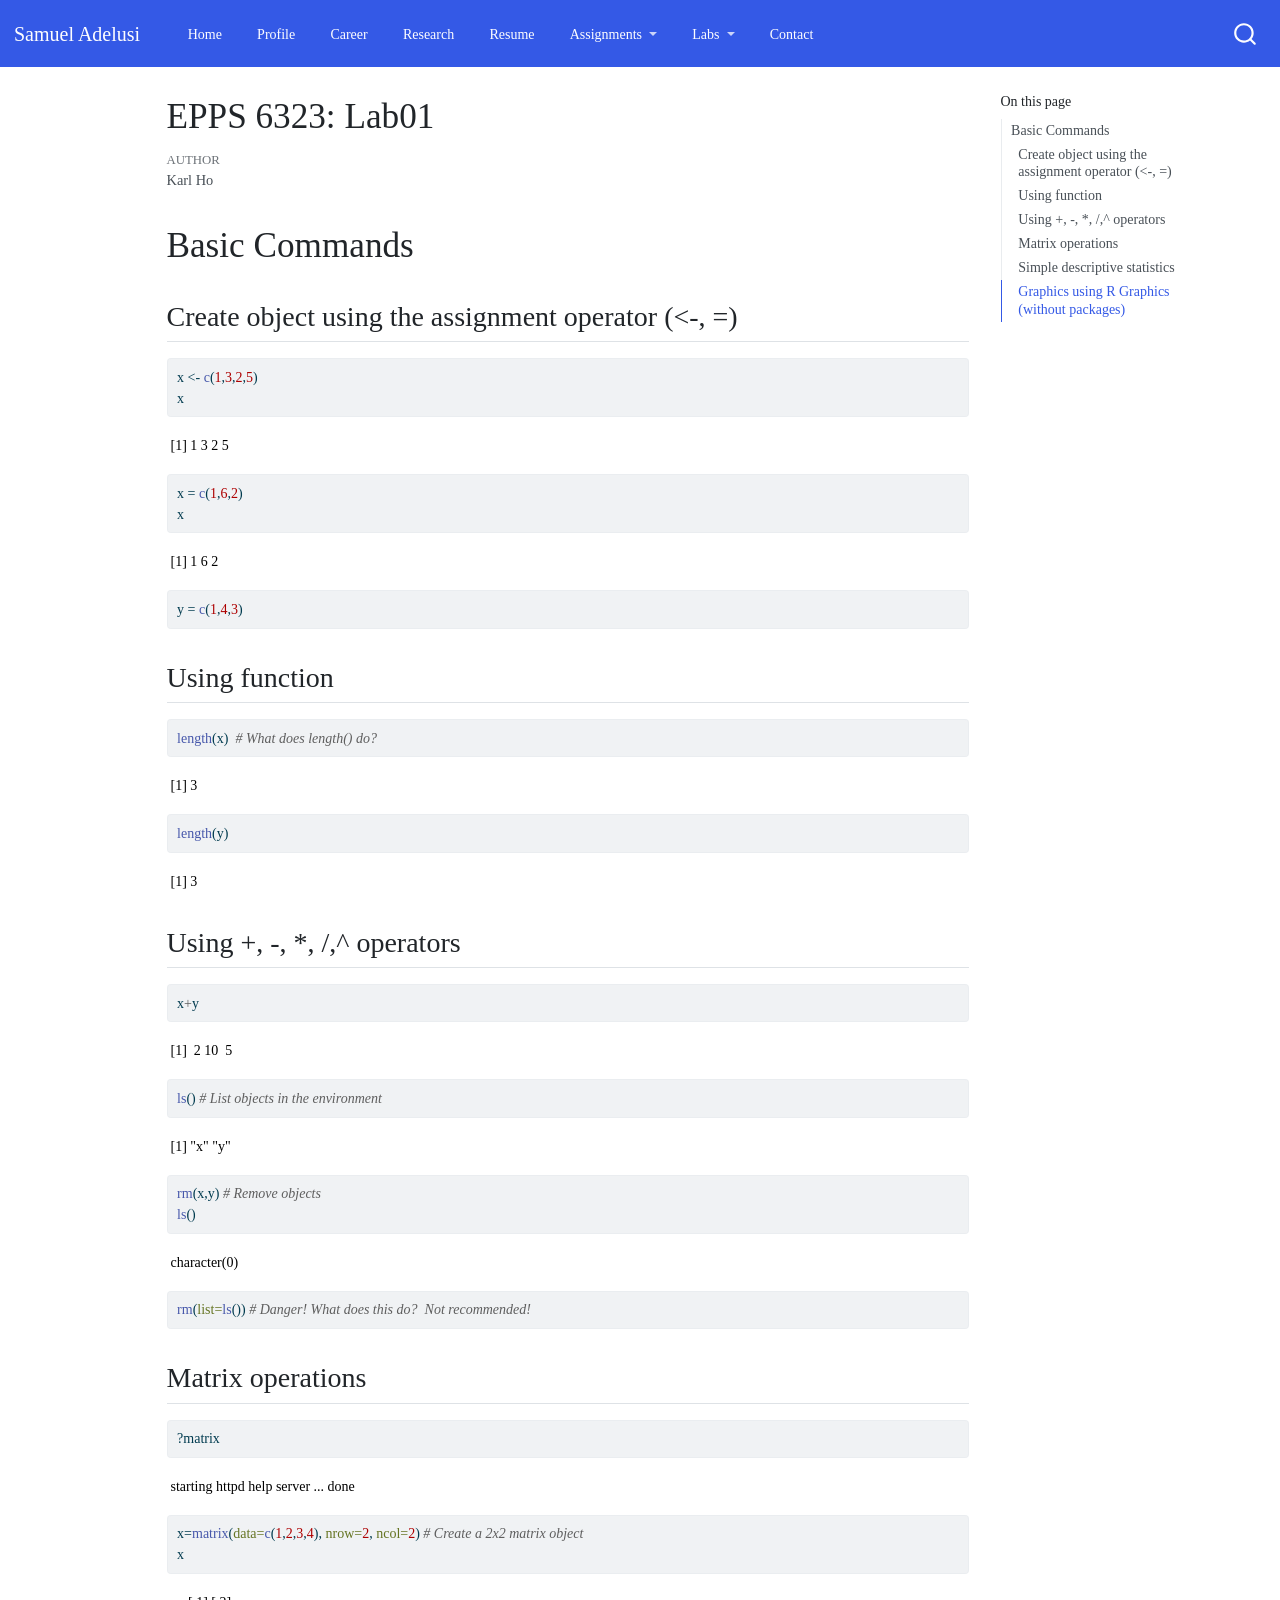
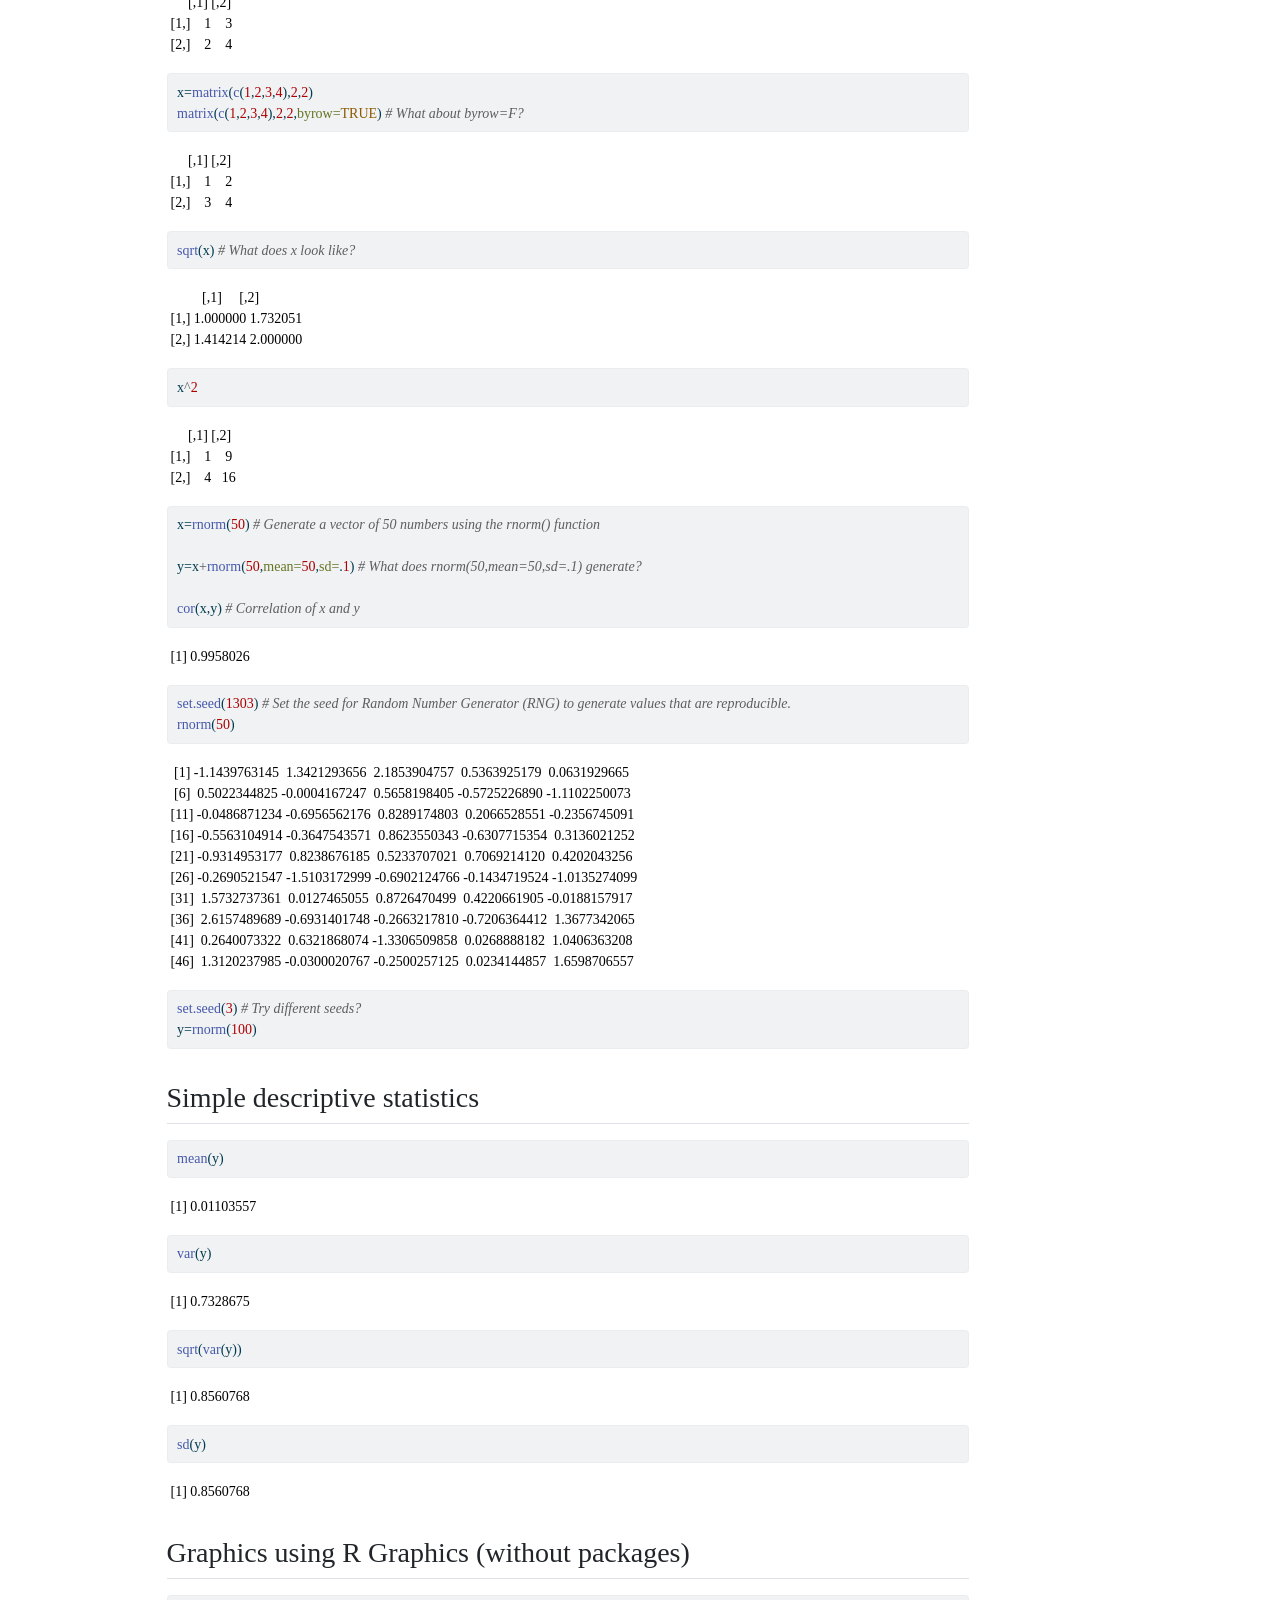
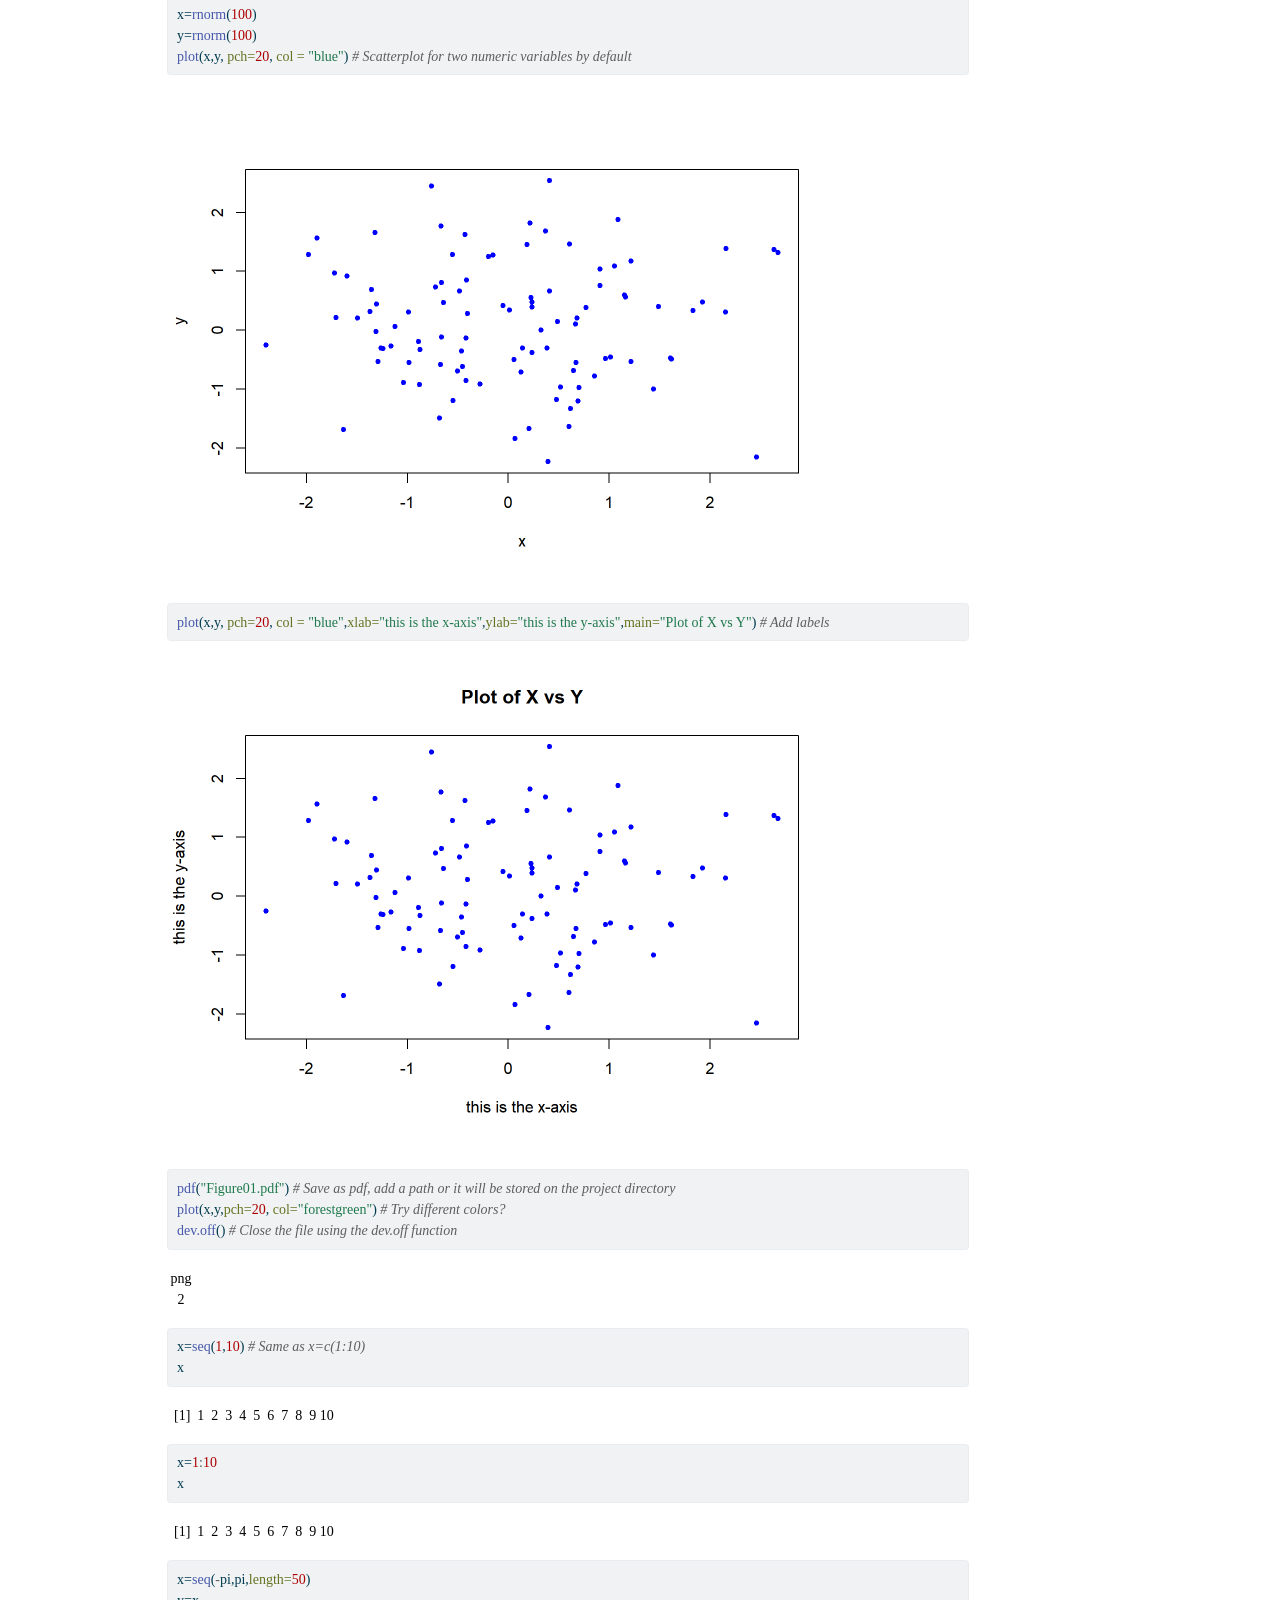
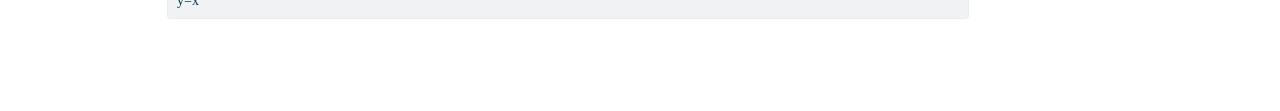
<file: docs/Lab01.html>
<!DOCTYPE html>
<html xmlns="http://www.w3.org/1999/xhtml" lang="en" xml:lang="en"><head>

<meta charset="utf-8">
<meta name="generator" content="quarto-1.2.313">

<meta name="viewport" content="width=device-width, initial-scale=1.0, user-scalable=yes">

<meta name="author" content="Karl Ho">

<title>Samuel Adelusi - EPPS 6323: Lab01</title>
<style>
code{white-space: pre-wrap;}
span.smallcaps{font-variant: small-caps;}
div.columns{display: flex; gap: min(4vw, 1.5em);}
div.column{flex: auto; overflow-x: auto;}
div.hanging-indent{margin-left: 1.5em; text-indent: -1.5em;}
ul.task-list{list-style: none;}
ul.task-list li input[type="checkbox"] {
  width: 0.8em;
  margin: 0 0.8em 0.2em -1.6em;
  vertical-align: middle;
}
pre > code.sourceCode { white-space: pre; position: relative; }
pre > code.sourceCode > span { display: inline-block; line-height: 1.25; }
pre > code.sourceCode > span:empty { height: 1.2em; }
.sourceCode { overflow: visible; }
code.sourceCode > span { color: inherit; text-decoration: inherit; }
div.sourceCode { margin: 1em 0; }
pre.sourceCode { margin: 0; }
@media screen {
div.sourceCode { overflow: auto; }
}
@media print {
pre > code.sourceCode { white-space: pre-wrap; }
pre > code.sourceCode > span { text-indent: -5em; padding-left: 5em; }
}
pre.numberSource code
  { counter-reset: source-line 0; }
pre.numberSource code > span
  { position: relative; left: -4em; counter-increment: source-line; }
pre.numberSource code > span > a:first-child::before
  { content: counter(source-line);
    position: relative; left: -1em; text-align: right; vertical-align: baseline;
    border: none; display: inline-block;
    -webkit-touch-callout: none; -webkit-user-select: none;
    -khtml-user-select: none; -moz-user-select: none;
    -ms-user-select: none; user-select: none;
    padding: 0 4px; width: 4em;
    color: #aaaaaa;
  }
pre.numberSource { margin-left: 3em; border-left: 1px solid #aaaaaa;  padding-left: 4px; }
div.sourceCode
  {   }
@media screen {
pre > code.sourceCode > span > a:first-child::before { text-decoration: underline; }
}
code span.al { color: #ff0000; font-weight: bold; } /* Alert */
code span.an { color: #60a0b0; font-weight: bold; font-style: italic; } /* Annotation */
code span.at { color: #7d9029; } /* Attribute */
code span.bn { color: #40a070; } /* BaseN */
code span.bu { color: #008000; } /* BuiltIn */
code span.cf { color: #007020; font-weight: bold; } /* ControlFlow */
code span.ch { color: #4070a0; } /* Char */
code span.cn { color: #880000; } /* Constant */
code span.co { color: #60a0b0; font-style: italic; } /* Comment */
code span.cv { color: #60a0b0; font-weight: bold; font-style: italic; } /* CommentVar */
code span.do { color: #ba2121; font-style: italic; } /* Documentation */
code span.dt { color: #902000; } /* DataType */
code span.dv { color: #40a070; } /* DecVal */
code span.er { color: #ff0000; font-weight: bold; } /* Error */
code span.ex { } /* Extension */
code span.fl { color: #40a070; } /* Float */
code span.fu { color: #06287e; } /* Function */
code span.im { color: #008000; font-weight: bold; } /* Import */
code span.in { color: #60a0b0; font-weight: bold; font-style: italic; } /* Information */
code span.kw { color: #007020; font-weight: bold; } /* Keyword */
code span.op { color: #666666; } /* Operator */
code span.ot { color: #007020; } /* Other */
code span.pp { color: #bc7a00; } /* Preprocessor */
code span.sc { color: #4070a0; } /* SpecialChar */
code span.ss { color: #bb6688; } /* SpecialString */
code span.st { color: #4070a0; } /* String */
code span.va { color: #19177c; } /* Variable */
code span.vs { color: #4070a0; } /* VerbatimString */
code span.wa { color: #60a0b0; font-weight: bold; font-style: italic; } /* Warning */
</style>


<script src="site_libs/quarto-nav/quarto-nav.js"></script>
<script src="site_libs/quarto-nav/headroom.min.js"></script>
<script src="site_libs/clipboard/clipboard.min.js"></script>
<script src="site_libs/quarto-search/autocomplete.umd.js"></script>
<script src="site_libs/quarto-search/fuse.min.js"></script>
<script src="site_libs/quarto-search/quarto-search.js"></script>
<meta name="quarto:offset" content="./">
<script src="site_libs/quarto-html/quarto.js"></script>
<script src="site_libs/quarto-html/popper.min.js"></script>
<script src="site_libs/quarto-html/tippy.umd.min.js"></script>
<script src="site_libs/quarto-html/anchor.min.js"></script>
<link href="site_libs/quarto-html/tippy.css" rel="stylesheet">
<link href="site_libs/quarto-html/quarto-syntax-highlighting.css" rel="stylesheet" id="quarto-text-highlighting-styles">
<script src="site_libs/bootstrap/bootstrap.min.js"></script>
<link href="site_libs/bootstrap/bootstrap-icons.css" rel="stylesheet">
<link href="site_libs/bootstrap/bootstrap.min.css" rel="stylesheet" id="quarto-bootstrap" data-mode="light">
<script id="quarto-search-options" type="application/json">{
  "location": "navbar",
  "copy-button": false,
  "collapse-after": 3,
  "panel-placement": "end",
  "type": "overlay",
  "limit": 20,
  "language": {
    "search-no-results-text": "No results",
    "search-matching-documents-text": "matching documents",
    "search-copy-link-title": "Copy link to search",
    "search-hide-matches-text": "Hide additional matches",
    "search-more-match-text": "more match in this document",
    "search-more-matches-text": "more matches in this document",
    "search-clear-button-title": "Clear",
    "search-detached-cancel-button-title": "Cancel",
    "search-submit-button-title": "Submit"
  }
}</script>


<link rel="stylesheet" href="styles.css">
</head>

<body class="nav-fixed">

<div id="quarto-search-results"></div>
  <header id="quarto-header" class="headroom fixed-top">
    <nav class="navbar navbar-expand-lg navbar-dark ">
      <div class="navbar-container container-fluid">
      <div class="navbar-brand-container">
    <a class="navbar-brand" href="./index.html">
    <span class="navbar-title">Samuel Adelusi</span>
    </a>
  </div>
          <button class="navbar-toggler" type="button" data-bs-toggle="collapse" data-bs-target="#navbarCollapse" aria-controls="navbarCollapse" aria-expanded="false" aria-label="Toggle navigation" onclick="if (window.quartoToggleHeadroom) { window.quartoToggleHeadroom(); }">
  <span class="navbar-toggler-icon"></span>
</button>
          <div class="collapse navbar-collapse" id="navbarCollapse">
            <ul class="navbar-nav navbar-nav-scroll me-auto">
  <li class="nav-item">
    <a class="nav-link" href="./index.html">
 <span class="menu-text">Home</span></a>
  </li>  
  <li class="nav-item">
    <a class="nav-link" href="./about.html">
 <span class="menu-text">Profile</span></a>
  </li>  
  <li class="nav-item">
    <a class="nav-link" href="./career.html">
 <span class="menu-text">Career</span></a>
  </li>  
  <li class="nav-item">
    <a class="nav-link" href="./research.html">
 <span class="menu-text">Research</span></a>
  </li>  
  <li class="nav-item">
    <a class="nav-link" href="./ResumeR.pdf">
 <span class="menu-text">Resume</span></a>
  </li>  
  <li class="nav-item dropdown ">
    <a class="nav-link dropdown-toggle" href="#" id="nav-menu-assignments" role="button" data-bs-toggle="dropdown" aria-expanded="false">
 <span class="menu-text">Assignments</span>
    </a>
    <ul class="dropdown-menu" aria-labelledby="nav-menu-assignments">    
        <li>
    <a class="dropdown-item" href="./EPPS6354-210004.pdf">
 <span class="dropdown-text">Assignment 1</span></a>
  </li>  
    </ul>
  </li>
  <li class="nav-item dropdown ">
    <a class="nav-link dropdown-toggle" href="#" id="nav-menu-labs" role="button" data-bs-toggle="dropdown" aria-expanded="false">
 <span class="menu-text">Labs</span>
    </a>
    <ul class="dropdown-menu" aria-labelledby="nav-menu-labs">    
        <li>
    <a class="dropdown-item" href="./Lab01.html">
 <span class="dropdown-text">Lab 1</span></a>
  </li>  
        <li>
    <a class="dropdown-item" href="./Lab02.html">
 <span class="dropdown-text">Lab 2</span></a>
  </li>  
    </ul>
  </li>
  <li class="nav-item">
    <a class="nav-link" href="./contact.html">
 <span class="menu-text">Contact</span></a>
  </li>  
</ul>
              <div id="quarto-search" class="" title="Search"></div>
          </div> <!-- /navcollapse -->
      </div> <!-- /container-fluid -->
    </nav>
</header>
<!-- content -->
<div id="quarto-content" class="quarto-container page-columns page-rows-contents page-layout-article page-navbar">
<!-- sidebar -->
<!-- margin-sidebar -->
    <div id="quarto-margin-sidebar" class="sidebar margin-sidebar">
        <nav id="TOC" role="doc-toc" class="toc-active">
    <h2 id="toc-title">On this page</h2>
   
  <ul>
  <li><a href="#basic-commands" id="toc-basic-commands" class="nav-link active" data-scroll-target="#basic-commands">Basic Commands</a>
  <ul class="collapse">
  <li><a href="#create-object-using-the-assignment-operator--" id="toc-create-object-using-the-assignment-operator--" class="nav-link" data-scroll-target="#create-object-using-the-assignment-operator--">Create object using the assignment operator (&lt;-, =)</a></li>
  <li><a href="#using-function" id="toc-using-function" class="nav-link" data-scroll-target="#using-function">Using function</a></li>
  <li><a href="#using---operators" id="toc-using---operators" class="nav-link" data-scroll-target="#using---operators">Using +, -, *, /,^ operators</a></li>
  <li><a href="#matrix-operations" id="toc-matrix-operations" class="nav-link" data-scroll-target="#matrix-operations">Matrix operations</a></li>
  <li><a href="#simple-descriptive-statistics" id="toc-simple-descriptive-statistics" class="nav-link" data-scroll-target="#simple-descriptive-statistics">Simple descriptive statistics</a></li>
  <li><a href="#graphics-using-r-graphics-without-packages" id="toc-graphics-using-r-graphics-without-packages" class="nav-link" data-scroll-target="#graphics-using-r-graphics-without-packages">Graphics using R Graphics (without packages)</a></li>
  </ul></li>
  </ul>
</nav>
    </div>
<!-- main -->
<main class="content" id="quarto-document-content">

<header id="title-block-header" class="quarto-title-block default">
<div class="quarto-title">
<h1 class="title">EPPS 6323: Lab01</h1>
</div>



<div class="quarto-title-meta">

    <div>
    <div class="quarto-title-meta-heading">Author</div>
    <div class="quarto-title-meta-contents">
             <p>Karl Ho </p>
          </div>
  </div>
    
  
    
  </div>
  

</header>

<section id="basic-commands" class="level1">
<h1>Basic Commands</h1>
<section id="create-object-using-the-assignment-operator--" class="level2">
<h2 class="anchored" data-anchor-id="create-object-using-the-assignment-operator--">Create object using the assignment operator (&lt;-, =)</h2>
<div class="cell">
<div class="sourceCode cell-code" id="cb1"><pre class="sourceCode r code-with-copy"><code class="sourceCode r"><span id="cb1-1"><a href="#cb1-1" aria-hidden="true" tabindex="-1"></a>x <span class="ot">&lt;-</span> <span class="fu">c</span>(<span class="dv">1</span>,<span class="dv">3</span>,<span class="dv">2</span>,<span class="dv">5</span>)</span>
<span id="cb1-2"><a href="#cb1-2" aria-hidden="true" tabindex="-1"></a>x</span></code><button title="Copy to Clipboard" class="code-copy-button"><i class="bi"></i></button></pre></div>
<div class="cell-output cell-output-stdout">
<pre><code>[1] 1 3 2 5</code></pre>
</div>
<div class="sourceCode cell-code" id="cb3"><pre class="sourceCode r code-with-copy"><code class="sourceCode r"><span id="cb3-1"><a href="#cb3-1" aria-hidden="true" tabindex="-1"></a>x <span class="ot">=</span> <span class="fu">c</span>(<span class="dv">1</span>,<span class="dv">6</span>,<span class="dv">2</span>)</span>
<span id="cb3-2"><a href="#cb3-2" aria-hidden="true" tabindex="-1"></a>x</span></code><button title="Copy to Clipboard" class="code-copy-button"><i class="bi"></i></button></pre></div>
<div class="cell-output cell-output-stdout">
<pre><code>[1] 1 6 2</code></pre>
</div>
<div class="sourceCode cell-code" id="cb5"><pre class="sourceCode r code-with-copy"><code class="sourceCode r"><span id="cb5-1"><a href="#cb5-1" aria-hidden="true" tabindex="-1"></a>y <span class="ot">=</span> <span class="fu">c</span>(<span class="dv">1</span>,<span class="dv">4</span>,<span class="dv">3</span>)</span></code><button title="Copy to Clipboard" class="code-copy-button"><i class="bi"></i></button></pre></div>
</div>
</section>
<section id="using-function" class="level2">
<h2 class="anchored" data-anchor-id="using-function">Using function</h2>
<div class="cell">
<div class="sourceCode cell-code" id="cb6"><pre class="sourceCode r code-with-copy"><code class="sourceCode r"><span id="cb6-1"><a href="#cb6-1" aria-hidden="true" tabindex="-1"></a><span class="fu">length</span>(x)  <span class="co"># What does length() do?</span></span></code><button title="Copy to Clipboard" class="code-copy-button"><i class="bi"></i></button></pre></div>
<div class="cell-output cell-output-stdout">
<pre><code>[1] 3</code></pre>
</div>
<div class="sourceCode cell-code" id="cb8"><pre class="sourceCode r code-with-copy"><code class="sourceCode r"><span id="cb8-1"><a href="#cb8-1" aria-hidden="true" tabindex="-1"></a><span class="fu">length</span>(y)</span></code><button title="Copy to Clipboard" class="code-copy-button"><i class="bi"></i></button></pre></div>
<div class="cell-output cell-output-stdout">
<pre><code>[1] 3</code></pre>
</div>
</div>
</section>
<section id="using---operators" class="level2">
<h2 class="anchored" data-anchor-id="using---operators">Using +, -, *, /,^ operators</h2>
<div class="cell">
<div class="sourceCode cell-code" id="cb10"><pre class="sourceCode r code-with-copy"><code class="sourceCode r"><span id="cb10-1"><a href="#cb10-1" aria-hidden="true" tabindex="-1"></a>x<span class="sc">+</span>y</span></code><button title="Copy to Clipboard" class="code-copy-button"><i class="bi"></i></button></pre></div>
<div class="cell-output cell-output-stdout">
<pre><code>[1]  2 10  5</code></pre>
</div>
<div class="sourceCode cell-code" id="cb12"><pre class="sourceCode r code-with-copy"><code class="sourceCode r"><span id="cb12-1"><a href="#cb12-1" aria-hidden="true" tabindex="-1"></a><span class="fu">ls</span>() <span class="co"># List objects in the environment</span></span></code><button title="Copy to Clipboard" class="code-copy-button"><i class="bi"></i></button></pre></div>
<div class="cell-output cell-output-stdout">
<pre><code>[1] "x" "y"</code></pre>
</div>
<div class="sourceCode cell-code" id="cb14"><pre class="sourceCode r code-with-copy"><code class="sourceCode r"><span id="cb14-1"><a href="#cb14-1" aria-hidden="true" tabindex="-1"></a><span class="fu">rm</span>(x,y) <span class="co"># Remove objects</span></span>
<span id="cb14-2"><a href="#cb14-2" aria-hidden="true" tabindex="-1"></a><span class="fu">ls</span>()</span></code><button title="Copy to Clipboard" class="code-copy-button"><i class="bi"></i></button></pre></div>
<div class="cell-output cell-output-stdout">
<pre><code>character(0)</code></pre>
</div>
<div class="sourceCode cell-code" id="cb16"><pre class="sourceCode r code-with-copy"><code class="sourceCode r"><span id="cb16-1"><a href="#cb16-1" aria-hidden="true" tabindex="-1"></a><span class="fu">rm</span>(<span class="at">list=</span><span class="fu">ls</span>()) <span class="co"># Danger! What does this do?  Not recommended!</span></span></code><button title="Copy to Clipboard" class="code-copy-button"><i class="bi"></i></button></pre></div>
</div>
</section>
<section id="matrix-operations" class="level2">
<h2 class="anchored" data-anchor-id="matrix-operations">Matrix operations</h2>
<div class="cell">
<div class="sourceCode cell-code" id="cb17"><pre class="sourceCode r code-with-copy"><code class="sourceCode r"><span id="cb17-1"><a href="#cb17-1" aria-hidden="true" tabindex="-1"></a>?matrix</span></code><button title="Copy to Clipboard" class="code-copy-button"><i class="bi"></i></button></pre></div>
<div class="cell-output cell-output-stderr">
<pre><code>starting httpd help server ... done</code></pre>
</div>
<div class="sourceCode cell-code" id="cb19"><pre class="sourceCode r code-with-copy"><code class="sourceCode r"><span id="cb19-1"><a href="#cb19-1" aria-hidden="true" tabindex="-1"></a>x<span class="ot">=</span><span class="fu">matrix</span>(<span class="at">data=</span><span class="fu">c</span>(<span class="dv">1</span>,<span class="dv">2</span>,<span class="dv">3</span>,<span class="dv">4</span>), <span class="at">nrow=</span><span class="dv">2</span>, <span class="at">ncol=</span><span class="dv">2</span>) <span class="co"># Create a 2x2 matrix object</span></span>
<span id="cb19-2"><a href="#cb19-2" aria-hidden="true" tabindex="-1"></a>x</span></code><button title="Copy to Clipboard" class="code-copy-button"><i class="bi"></i></button></pre></div>
<div class="cell-output cell-output-stdout">
<pre><code>     [,1] [,2]
[1,]    1    3
[2,]    2    4</code></pre>
</div>
<div class="sourceCode cell-code" id="cb21"><pre class="sourceCode r code-with-copy"><code class="sourceCode r"><span id="cb21-1"><a href="#cb21-1" aria-hidden="true" tabindex="-1"></a>x<span class="ot">=</span><span class="fu">matrix</span>(<span class="fu">c</span>(<span class="dv">1</span>,<span class="dv">2</span>,<span class="dv">3</span>,<span class="dv">4</span>),<span class="dv">2</span>,<span class="dv">2</span>)</span>
<span id="cb21-2"><a href="#cb21-2" aria-hidden="true" tabindex="-1"></a><span class="fu">matrix</span>(<span class="fu">c</span>(<span class="dv">1</span>,<span class="dv">2</span>,<span class="dv">3</span>,<span class="dv">4</span>),<span class="dv">2</span>,<span class="dv">2</span>,<span class="at">byrow=</span><span class="cn">TRUE</span>) <span class="co"># What about byrow=F?</span></span></code><button title="Copy to Clipboard" class="code-copy-button"><i class="bi"></i></button></pre></div>
<div class="cell-output cell-output-stdout">
<pre><code>     [,1] [,2]
[1,]    1    2
[2,]    3    4</code></pre>
</div>
<div class="sourceCode cell-code" id="cb23"><pre class="sourceCode r code-with-copy"><code class="sourceCode r"><span id="cb23-1"><a href="#cb23-1" aria-hidden="true" tabindex="-1"></a><span class="fu">sqrt</span>(x) <span class="co"># What does x look like?</span></span></code><button title="Copy to Clipboard" class="code-copy-button"><i class="bi"></i></button></pre></div>
<div class="cell-output cell-output-stdout">
<pre><code>         [,1]     [,2]
[1,] 1.000000 1.732051
[2,] 1.414214 2.000000</code></pre>
</div>
<div class="sourceCode cell-code" id="cb25"><pre class="sourceCode r code-with-copy"><code class="sourceCode r"><span id="cb25-1"><a href="#cb25-1" aria-hidden="true" tabindex="-1"></a>x<span class="sc">^</span><span class="dv">2</span></span></code><button title="Copy to Clipboard" class="code-copy-button"><i class="bi"></i></button></pre></div>
<div class="cell-output cell-output-stdout">
<pre><code>     [,1] [,2]
[1,]    1    9
[2,]    4   16</code></pre>
</div>
<div class="sourceCode cell-code" id="cb27"><pre class="sourceCode r code-with-copy"><code class="sourceCode r"><span id="cb27-1"><a href="#cb27-1" aria-hidden="true" tabindex="-1"></a>x<span class="ot">=</span><span class="fu">rnorm</span>(<span class="dv">50</span>) <span class="co"># Generate a vector of 50 numbers using the rnorm() function</span></span>
<span id="cb27-2"><a href="#cb27-2" aria-hidden="true" tabindex="-1"></a></span>
<span id="cb27-3"><a href="#cb27-3" aria-hidden="true" tabindex="-1"></a>y<span class="ot">=</span>x<span class="sc">+</span><span class="fu">rnorm</span>(<span class="dv">50</span>,<span class="at">mean=</span><span class="dv">50</span>,<span class="at">sd=</span>.<span class="dv">1</span>) <span class="co"># What does rnorm(50,mean=50,sd=.1) generate?</span></span>
<span id="cb27-4"><a href="#cb27-4" aria-hidden="true" tabindex="-1"></a></span>
<span id="cb27-5"><a href="#cb27-5" aria-hidden="true" tabindex="-1"></a><span class="fu">cor</span>(x,y) <span class="co"># Correlation of x and y</span></span></code><button title="Copy to Clipboard" class="code-copy-button"><i class="bi"></i></button></pre></div>
<div class="cell-output cell-output-stdout">
<pre><code>[1] 0.9958026</code></pre>
</div>
<div class="sourceCode cell-code" id="cb29"><pre class="sourceCode r code-with-copy"><code class="sourceCode r"><span id="cb29-1"><a href="#cb29-1" aria-hidden="true" tabindex="-1"></a><span class="fu">set.seed</span>(<span class="dv">1303</span>) <span class="co"># Set the seed for Random Number Generator (RNG) to generate values that are reproducible.</span></span>
<span id="cb29-2"><a href="#cb29-2" aria-hidden="true" tabindex="-1"></a><span class="fu">rnorm</span>(<span class="dv">50</span>)</span></code><button title="Copy to Clipboard" class="code-copy-button"><i class="bi"></i></button></pre></div>
<div class="cell-output cell-output-stdout">
<pre><code> [1] -1.1439763145  1.3421293656  2.1853904757  0.5363925179  0.0631929665
 [6]  0.5022344825 -0.0004167247  0.5658198405 -0.5725226890 -1.1102250073
[11] -0.0486871234 -0.6956562176  0.8289174803  0.2066528551 -0.2356745091
[16] -0.5563104914 -0.3647543571  0.8623550343 -0.6307715354  0.3136021252
[21] -0.9314953177  0.8238676185  0.5233707021  0.7069214120  0.4202043256
[26] -0.2690521547 -1.5103172999 -0.6902124766 -0.1434719524 -1.0135274099
[31]  1.5732737361  0.0127465055  0.8726470499  0.4220661905 -0.0188157917
[36]  2.6157489689 -0.6931401748 -0.2663217810 -0.7206364412  1.3677342065
[41]  0.2640073322  0.6321868074 -1.3306509858  0.0268888182  1.0406363208
[46]  1.3120237985 -0.0300020767 -0.2500257125  0.0234144857  1.6598706557</code></pre>
</div>
<div class="sourceCode cell-code" id="cb31"><pre class="sourceCode r code-with-copy"><code class="sourceCode r"><span id="cb31-1"><a href="#cb31-1" aria-hidden="true" tabindex="-1"></a><span class="fu">set.seed</span>(<span class="dv">3</span>) <span class="co"># Try different seeds?</span></span>
<span id="cb31-2"><a href="#cb31-2" aria-hidden="true" tabindex="-1"></a>y<span class="ot">=</span><span class="fu">rnorm</span>(<span class="dv">100</span>)</span></code><button title="Copy to Clipboard" class="code-copy-button"><i class="bi"></i></button></pre></div>
</div>
</section>
<section id="simple-descriptive-statistics" class="level2">
<h2 class="anchored" data-anchor-id="simple-descriptive-statistics">Simple descriptive statistics</h2>
<div class="cell">
<div class="sourceCode cell-code" id="cb32"><pre class="sourceCode r code-with-copy"><code class="sourceCode r"><span id="cb32-1"><a href="#cb32-1" aria-hidden="true" tabindex="-1"></a><span class="fu">mean</span>(y)</span></code><button title="Copy to Clipboard" class="code-copy-button"><i class="bi"></i></button></pre></div>
<div class="cell-output cell-output-stdout">
<pre><code>[1] 0.01103557</code></pre>
</div>
<div class="sourceCode cell-code" id="cb34"><pre class="sourceCode r code-with-copy"><code class="sourceCode r"><span id="cb34-1"><a href="#cb34-1" aria-hidden="true" tabindex="-1"></a><span class="fu">var</span>(y)</span></code><button title="Copy to Clipboard" class="code-copy-button"><i class="bi"></i></button></pre></div>
<div class="cell-output cell-output-stdout">
<pre><code>[1] 0.7328675</code></pre>
</div>
<div class="sourceCode cell-code" id="cb36"><pre class="sourceCode r code-with-copy"><code class="sourceCode r"><span id="cb36-1"><a href="#cb36-1" aria-hidden="true" tabindex="-1"></a><span class="fu">sqrt</span>(<span class="fu">var</span>(y))</span></code><button title="Copy to Clipboard" class="code-copy-button"><i class="bi"></i></button></pre></div>
<div class="cell-output cell-output-stdout">
<pre><code>[1] 0.8560768</code></pre>
</div>
<div class="sourceCode cell-code" id="cb38"><pre class="sourceCode r code-with-copy"><code class="sourceCode r"><span id="cb38-1"><a href="#cb38-1" aria-hidden="true" tabindex="-1"></a><span class="fu">sd</span>(y)</span></code><button title="Copy to Clipboard" class="code-copy-button"><i class="bi"></i></button></pre></div>
<div class="cell-output cell-output-stdout">
<pre><code>[1] 0.8560768</code></pre>
</div>
</div>
</section>
<section id="graphics-using-r-graphics-without-packages" class="level2">
<h2 class="anchored" data-anchor-id="graphics-using-r-graphics-without-packages">Graphics using R Graphics (without packages)</h2>
<div class="cell">
<div class="sourceCode cell-code" id="cb40"><pre class="sourceCode r code-with-copy"><code class="sourceCode r"><span id="cb40-1"><a href="#cb40-1" aria-hidden="true" tabindex="-1"></a>x<span class="ot">=</span><span class="fu">rnorm</span>(<span class="dv">100</span>)</span>
<span id="cb40-2"><a href="#cb40-2" aria-hidden="true" tabindex="-1"></a>y<span class="ot">=</span><span class="fu">rnorm</span>(<span class="dv">100</span>)</span>
<span id="cb40-3"><a href="#cb40-3" aria-hidden="true" tabindex="-1"></a><span class="fu">plot</span>(x,y, <span class="at">pch=</span><span class="dv">20</span>, <span class="at">col =</span> <span class="st">"blue"</span>) <span class="co"># Scatterplot for two numeric variables by default</span></span></code><button title="Copy to Clipboard" class="code-copy-button"><i class="bi"></i></button></pre></div>
<div class="cell-output-display">
<p><img src="Lab01_files/figure-html/unnamed-chunk-6-1.png" class="img-fluid" width="672"></p>
</div>
<div class="sourceCode cell-code" id="cb41"><pre class="sourceCode r code-with-copy"><code class="sourceCode r"><span id="cb41-1"><a href="#cb41-1" aria-hidden="true" tabindex="-1"></a><span class="fu">plot</span>(x,y, <span class="at">pch=</span><span class="dv">20</span>, <span class="at">col =</span> <span class="st">"blue"</span>,<span class="at">xlab=</span><span class="st">"this is the x-axis"</span>,<span class="at">ylab=</span><span class="st">"this is the y-axis"</span>,<span class="at">main=</span><span class="st">"Plot of X vs Y"</span>) <span class="co"># Add labels</span></span></code><button title="Copy to Clipboard" class="code-copy-button"><i class="bi"></i></button></pre></div>
<div class="cell-output-display">
<p><img src="Lab01_files/figure-html/unnamed-chunk-6-2.png" class="img-fluid" width="672"></p>
</div>
<div class="sourceCode cell-code" id="cb42"><pre class="sourceCode r code-with-copy"><code class="sourceCode r"><span id="cb42-1"><a href="#cb42-1" aria-hidden="true" tabindex="-1"></a><span class="fu">pdf</span>(<span class="st">"Figure01.pdf"</span>) <span class="co"># Save as pdf, add a path or it will be stored on the project directory</span></span>
<span id="cb42-2"><a href="#cb42-2" aria-hidden="true" tabindex="-1"></a><span class="fu">plot</span>(x,y,<span class="at">pch=</span><span class="dv">20</span>, <span class="at">col=</span><span class="st">"forestgreen"</span>) <span class="co"># Try different colors?</span></span>
<span id="cb42-3"><a href="#cb42-3" aria-hidden="true" tabindex="-1"></a><span class="fu">dev.off</span>() <span class="co"># Close the file using the dev.off function</span></span></code><button title="Copy to Clipboard" class="code-copy-button"><i class="bi"></i></button></pre></div>
<div class="cell-output cell-output-stdout">
<pre><code>png 
  2 </code></pre>
</div>
<div class="sourceCode cell-code" id="cb44"><pre class="sourceCode r code-with-copy"><code class="sourceCode r"><span id="cb44-1"><a href="#cb44-1" aria-hidden="true" tabindex="-1"></a>x<span class="ot">=</span><span class="fu">seq</span>(<span class="dv">1</span>,<span class="dv">10</span>) <span class="co"># Same as x=c(1:10)</span></span>
<span id="cb44-2"><a href="#cb44-2" aria-hidden="true" tabindex="-1"></a>x</span></code><button title="Copy to Clipboard" class="code-copy-button"><i class="bi"></i></button></pre></div>
<div class="cell-output cell-output-stdout">
<pre><code> [1]  1  2  3  4  5  6  7  8  9 10</code></pre>
</div>
<div class="sourceCode cell-code" id="cb46"><pre class="sourceCode r code-with-copy"><code class="sourceCode r"><span id="cb46-1"><a href="#cb46-1" aria-hidden="true" tabindex="-1"></a>x<span class="ot">=</span><span class="dv">1</span><span class="sc">:</span><span class="dv">10</span></span>
<span id="cb46-2"><a href="#cb46-2" aria-hidden="true" tabindex="-1"></a>x</span></code><button title="Copy to Clipboard" class="code-copy-button"><i class="bi"></i></button></pre></div>
<div class="cell-output cell-output-stdout">
<pre><code> [1]  1  2  3  4  5  6  7  8  9 10</code></pre>
</div>
<div class="sourceCode cell-code" id="cb48"><pre class="sourceCode r code-with-copy"><code class="sourceCode r"><span id="cb48-1"><a href="#cb48-1" aria-hidden="true" tabindex="-1"></a>x<span class="ot">=</span><span class="fu">seq</span>(<span class="sc">-</span>pi,pi,<span class="at">length=</span><span class="dv">50</span>)</span>
<span id="cb48-2"><a href="#cb48-2" aria-hidden="true" tabindex="-1"></a>y<span class="ot">=</span>x</span></code><button title="Copy to Clipboard" class="code-copy-button"><i class="bi"></i></button></pre></div>
</div>


</section>
</section>

</main> <!-- /main -->
<script id="quarto-html-after-body" type="application/javascript">
window.document.addEventListener("DOMContentLoaded", function (event) {
  const toggleBodyColorMode = (bsSheetEl) => {
    const mode = bsSheetEl.getAttribute("data-mode");
    const bodyEl = window.document.querySelector("body");
    if (mode === "dark") {
      bodyEl.classList.add("quarto-dark");
      bodyEl.classList.remove("quarto-light");
    } else {
      bodyEl.classList.add("quarto-light");
      bodyEl.classList.remove("quarto-dark");
    }
  }
  const toggleBodyColorPrimary = () => {
    const bsSheetEl = window.document.querySelector("link#quarto-bootstrap");
    if (bsSheetEl) {
      toggleBodyColorMode(bsSheetEl);
    }
  }
  toggleBodyColorPrimary();  
  const icon = "";
  const anchorJS = new window.AnchorJS();
  anchorJS.options = {
    placement: 'right',
    icon: icon
  };
  anchorJS.add('.anchored');
  const clipboard = new window.ClipboardJS('.code-copy-button', {
    target: function(trigger) {
      return trigger.previousElementSibling;
    }
  });
  clipboard.on('success', function(e) {
    // button target
    const button = e.trigger;
    // don't keep focus
    button.blur();
    // flash "checked"
    button.classList.add('code-copy-button-checked');
    var currentTitle = button.getAttribute("title");
    button.setAttribute("title", "Copied!");
    let tooltip;
    if (window.bootstrap) {
      button.setAttribute("data-bs-toggle", "tooltip");
      button.setAttribute("data-bs-placement", "left");
      button.setAttribute("data-bs-title", "Copied!");
      tooltip = new bootstrap.Tooltip(button, 
        { trigger: "manual", 
          customClass: "code-copy-button-tooltip",
          offset: [0, -8]});
      tooltip.show();    
    }
    setTimeout(function() {
      if (tooltip) {
        tooltip.hide();
        button.removeAttribute("data-bs-title");
        button.removeAttribute("data-bs-toggle");
        button.removeAttribute("data-bs-placement");
      }
      button.setAttribute("title", currentTitle);
      button.classList.remove('code-copy-button-checked');
    }, 1000);
    // clear code selection
    e.clearSelection();
  });
  function tippyHover(el, contentFn) {
    const config = {
      allowHTML: true,
      content: contentFn,
      maxWidth: 500,
      delay: 100,
      arrow: false,
      appendTo: function(el) {
          return el.parentElement;
      },
      interactive: true,
      interactiveBorder: 10,
      theme: 'quarto',
      placement: 'bottom-start'
    };
    window.tippy(el, config); 
  }
  const noterefs = window.document.querySelectorAll('a[role="doc-noteref"]');
  for (var i=0; i<noterefs.length; i++) {
    const ref = noterefs[i];
    tippyHover(ref, function() {
      // use id or data attribute instead here
      let href = ref.getAttribute('data-footnote-href') || ref.getAttribute('href');
      try { href = new URL(href).hash; } catch {}
      const id = href.replace(/^#\/?/, "");
      const note = window.document.getElementById(id);
      return note.innerHTML;
    });
  }
  const findCites = (el) => {
    const parentEl = el.parentElement;
    if (parentEl) {
      const cites = parentEl.dataset.cites;
      if (cites) {
        return {
          el,
          cites: cites.split(' ')
        };
      } else {
        return findCites(el.parentElement)
      }
    } else {
      return undefined;
    }
  };
  var bibliorefs = window.document.querySelectorAll('a[role="doc-biblioref"]');
  for (var i=0; i<bibliorefs.length; i++) {
    const ref = bibliorefs[i];
    const citeInfo = findCites(ref);
    if (citeInfo) {
      tippyHover(citeInfo.el, function() {
        var popup = window.document.createElement('div');
        citeInfo.cites.forEach(function(cite) {
          var citeDiv = window.document.createElement('div');
          citeDiv.classList.add('hanging-indent');
          citeDiv.classList.add('csl-entry');
          var biblioDiv = window.document.getElementById('ref-' + cite);
          if (biblioDiv) {
            citeDiv.innerHTML = biblioDiv.innerHTML;
          }
          popup.appendChild(citeDiv);
        });
        return popup.innerHTML;
      });
    }
  }
});
</script>
</div> <!-- /content -->



</body></html>
</file>
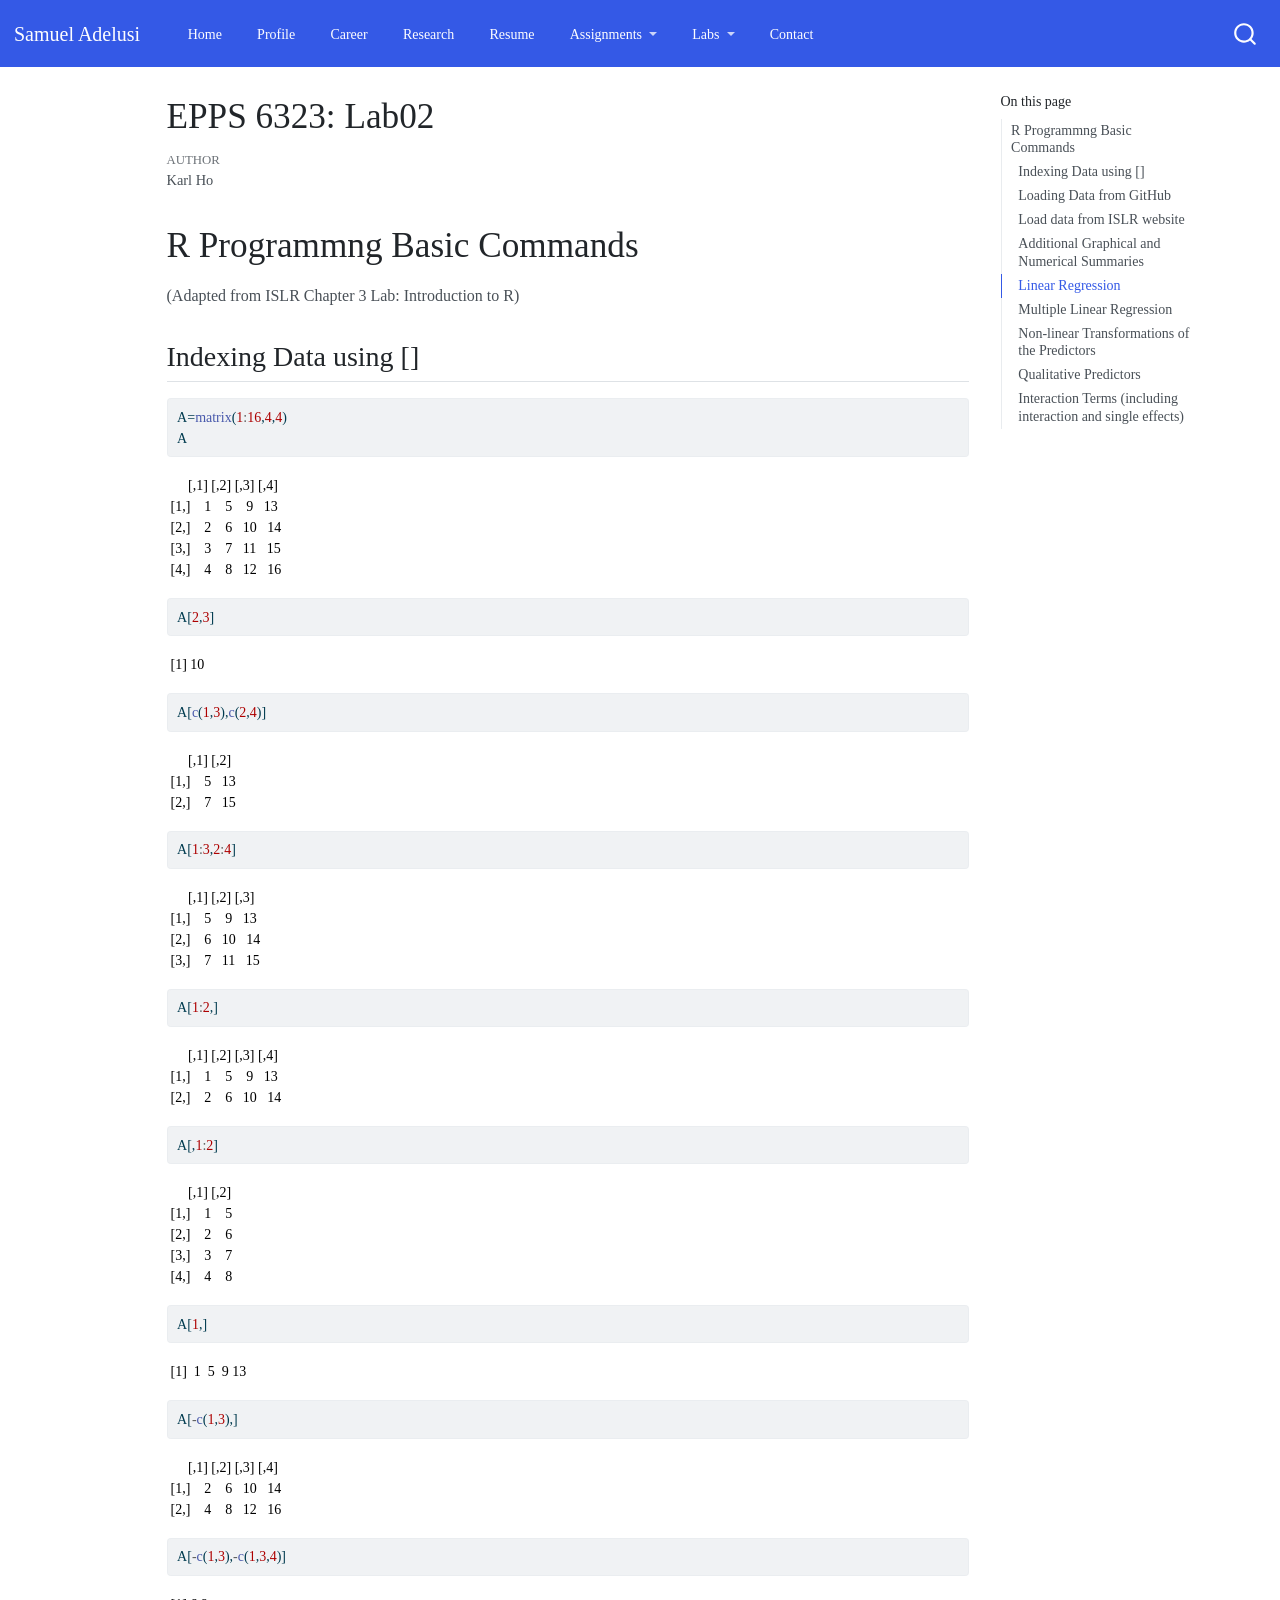
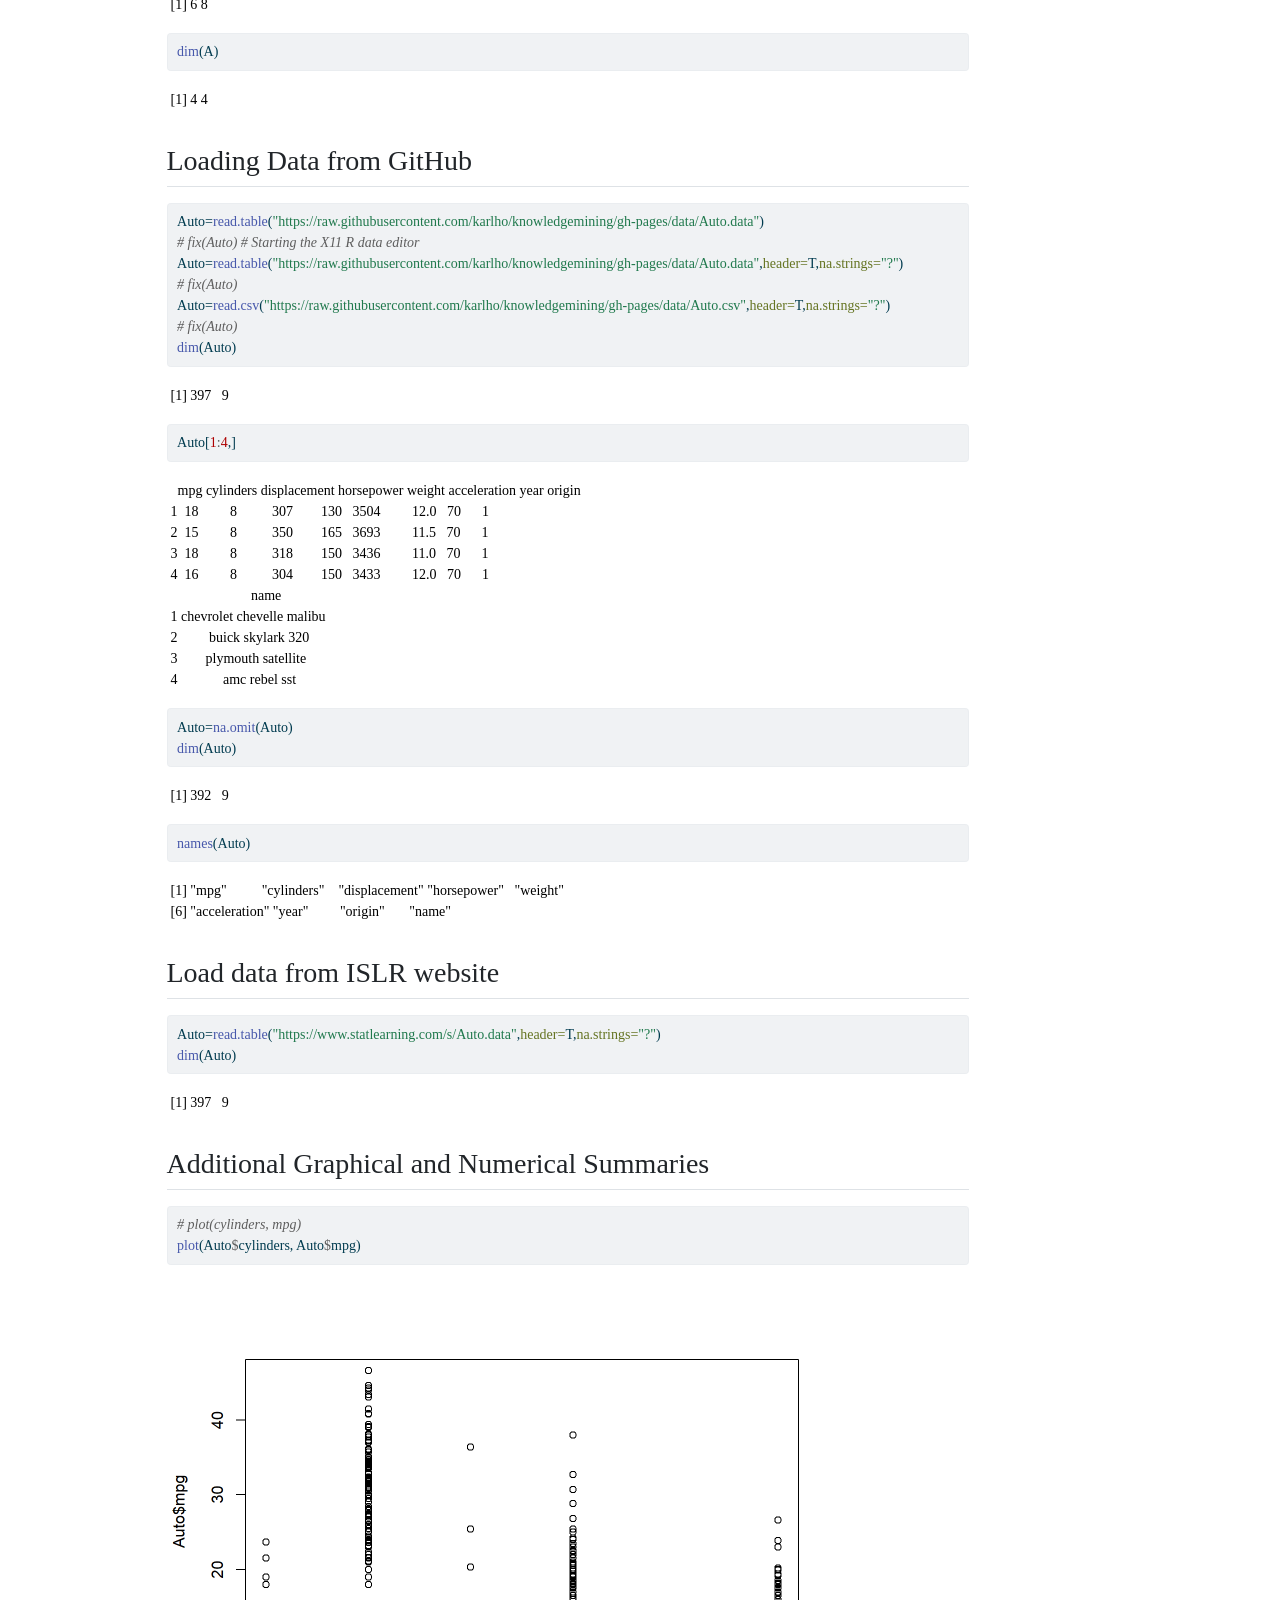
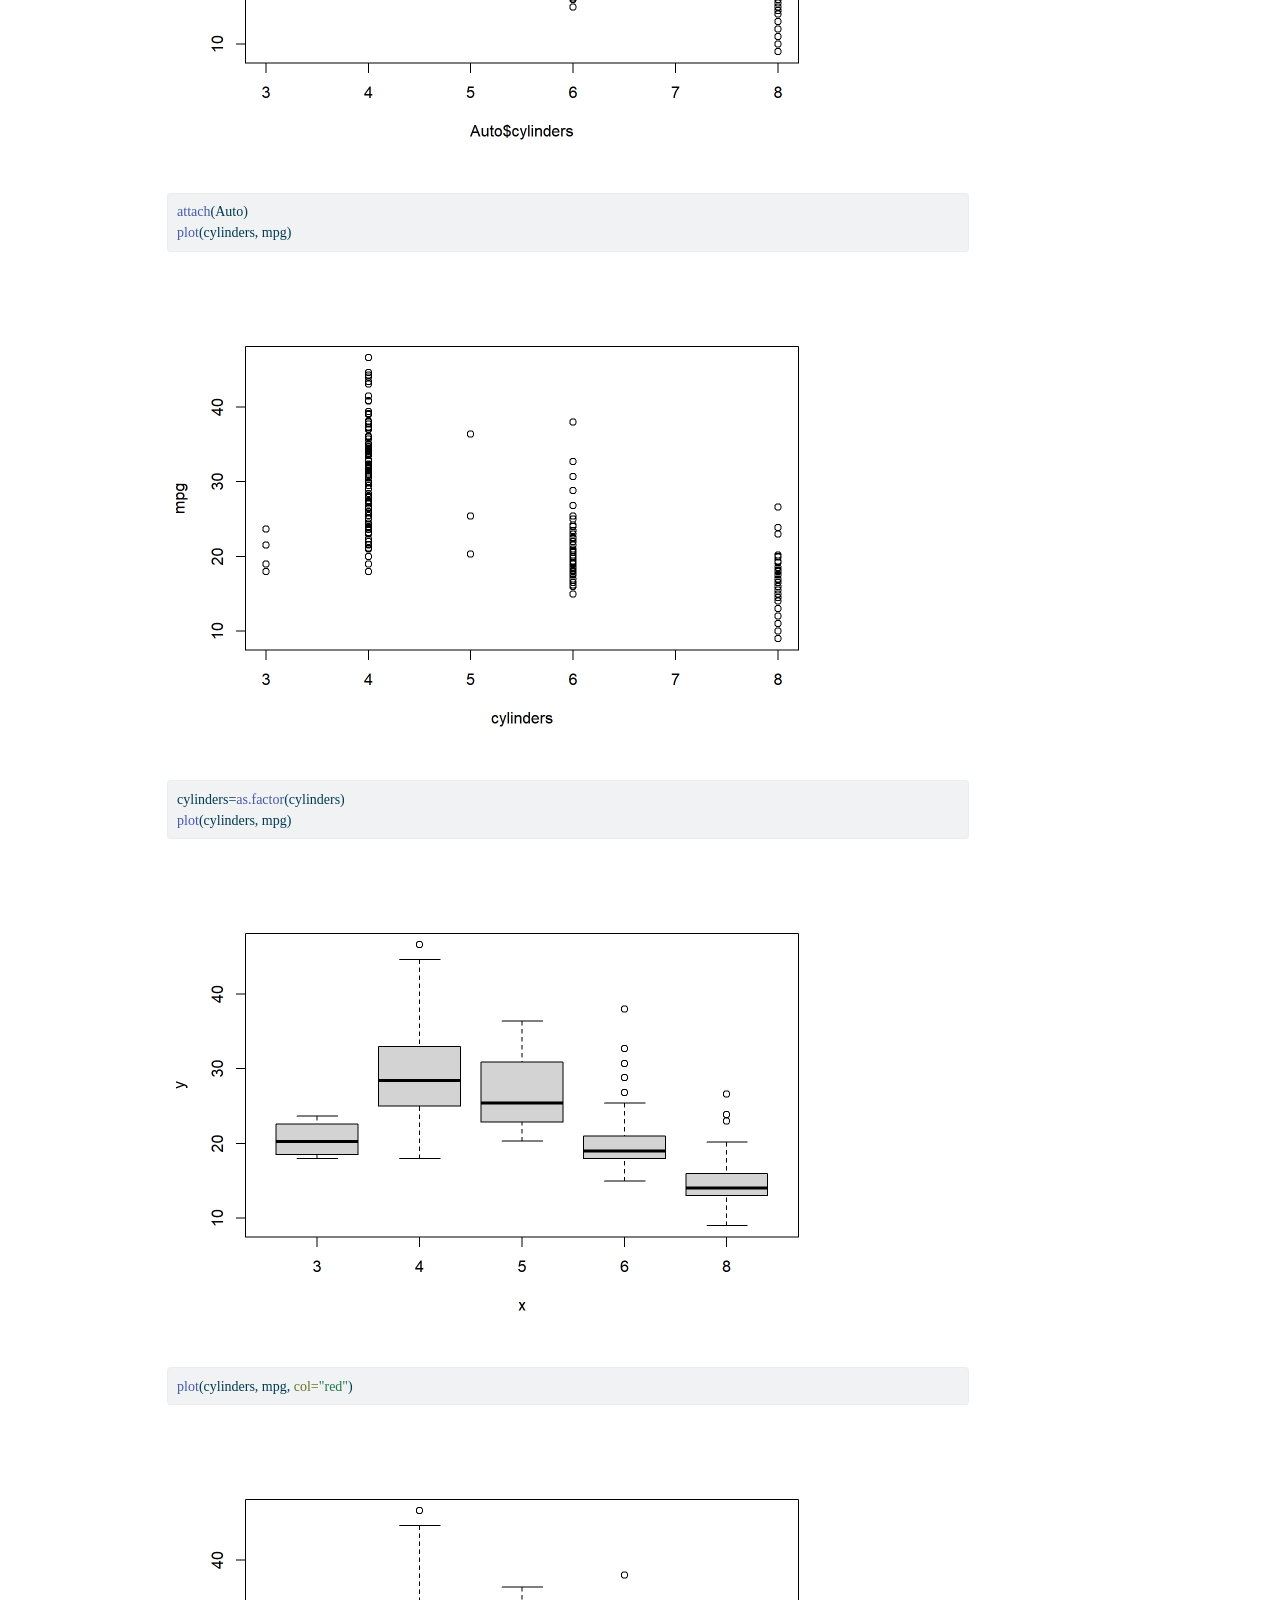
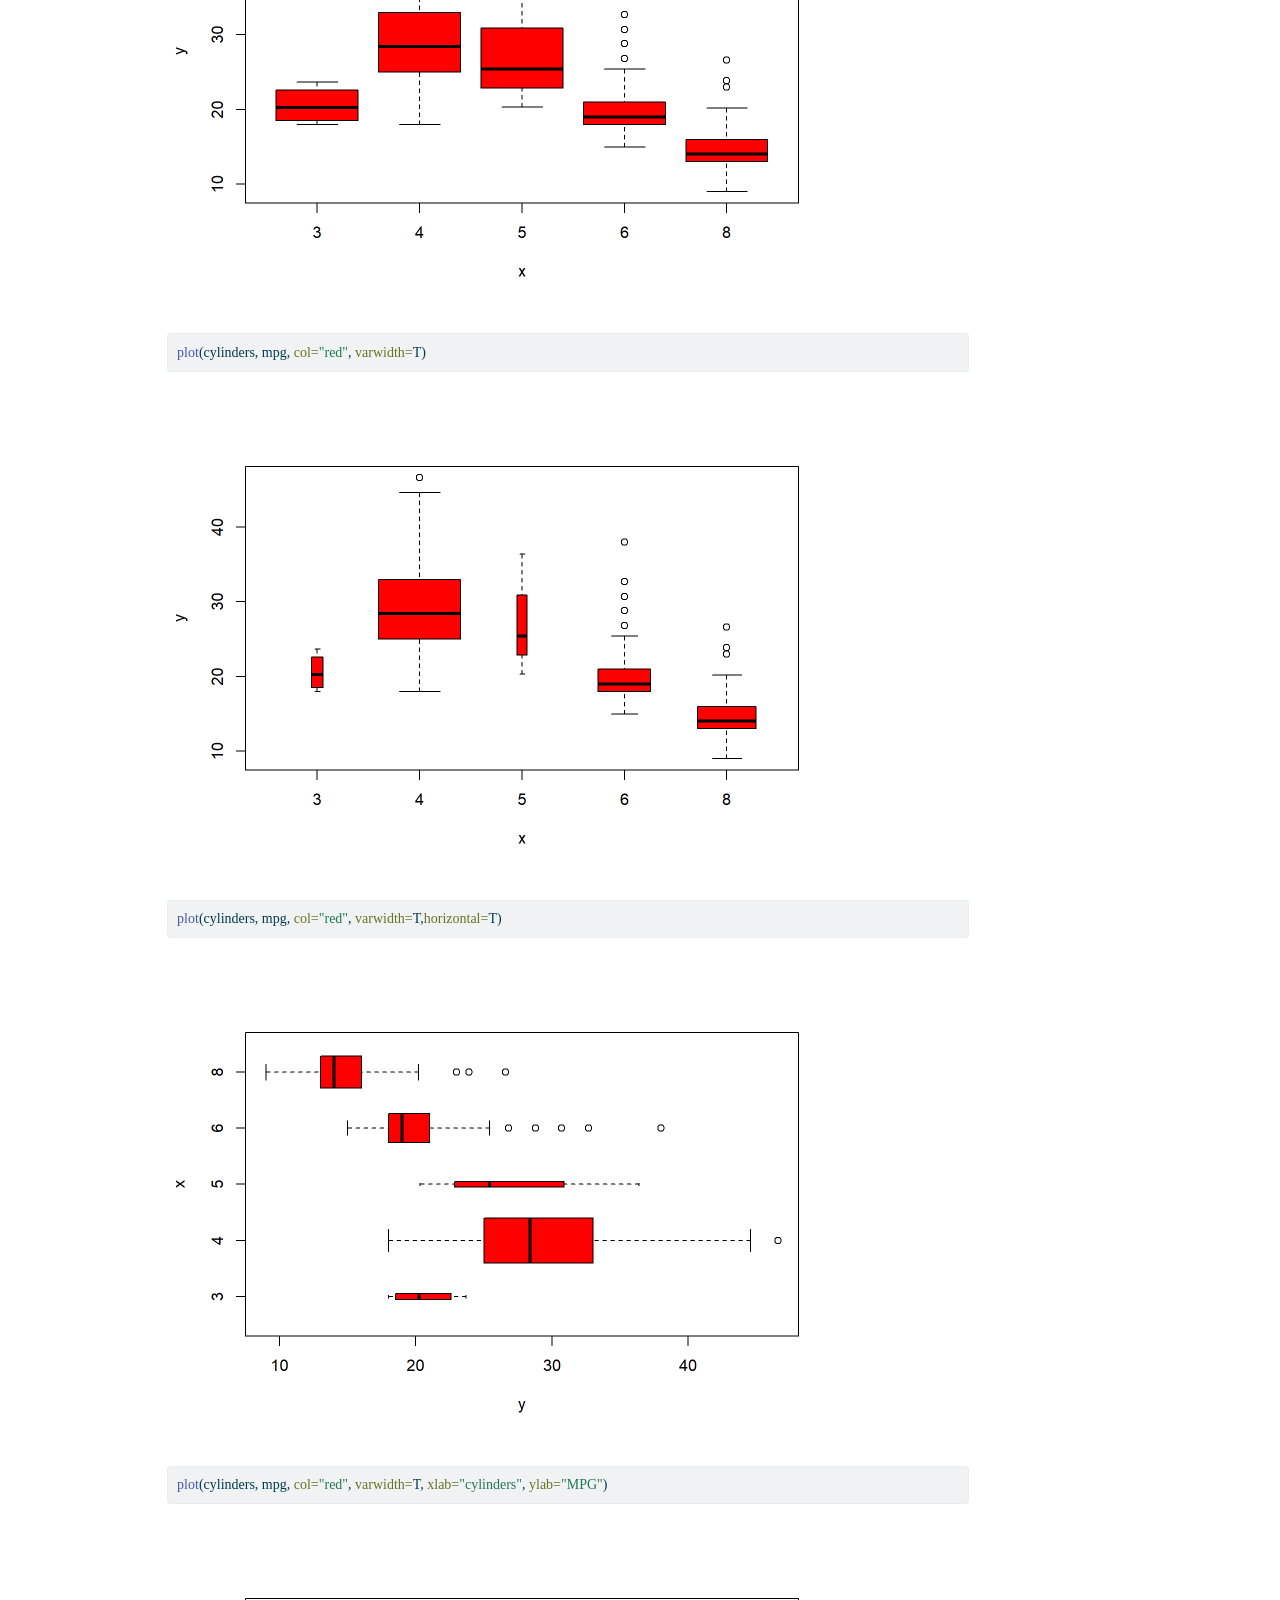
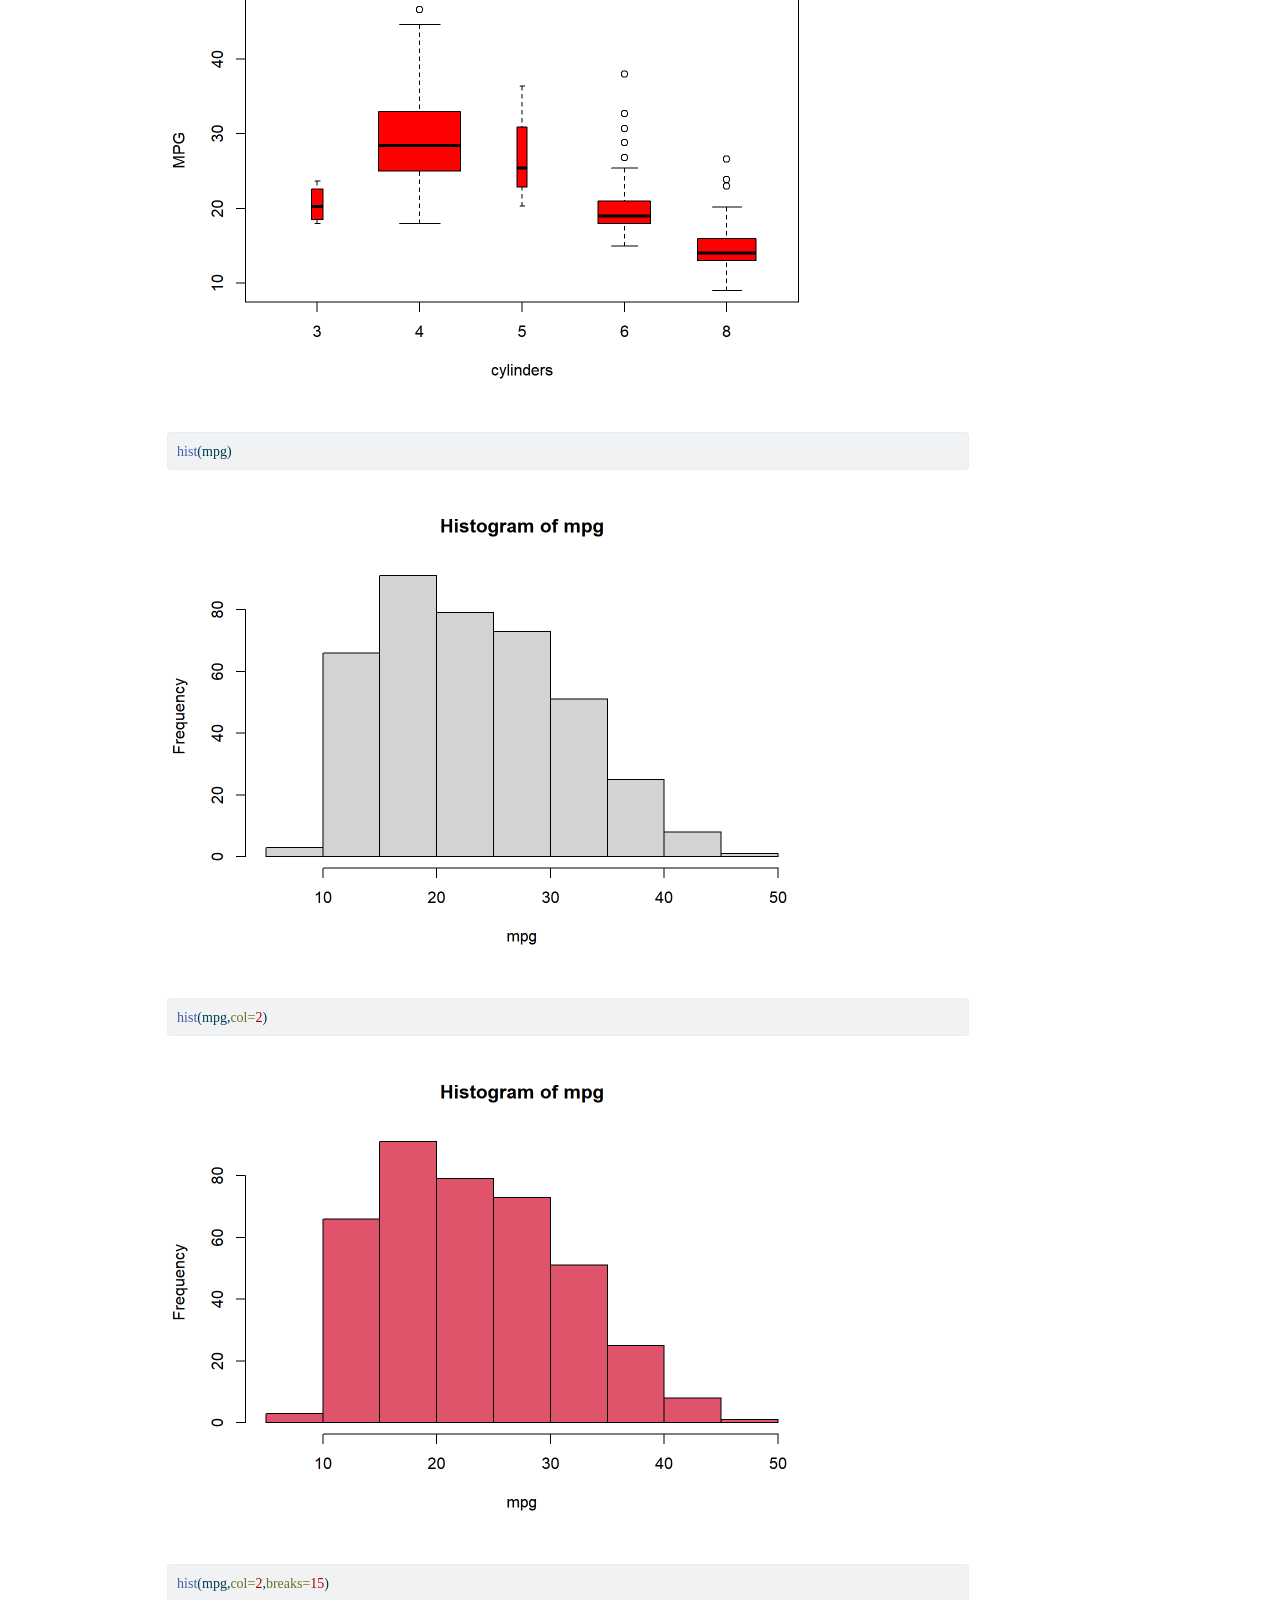
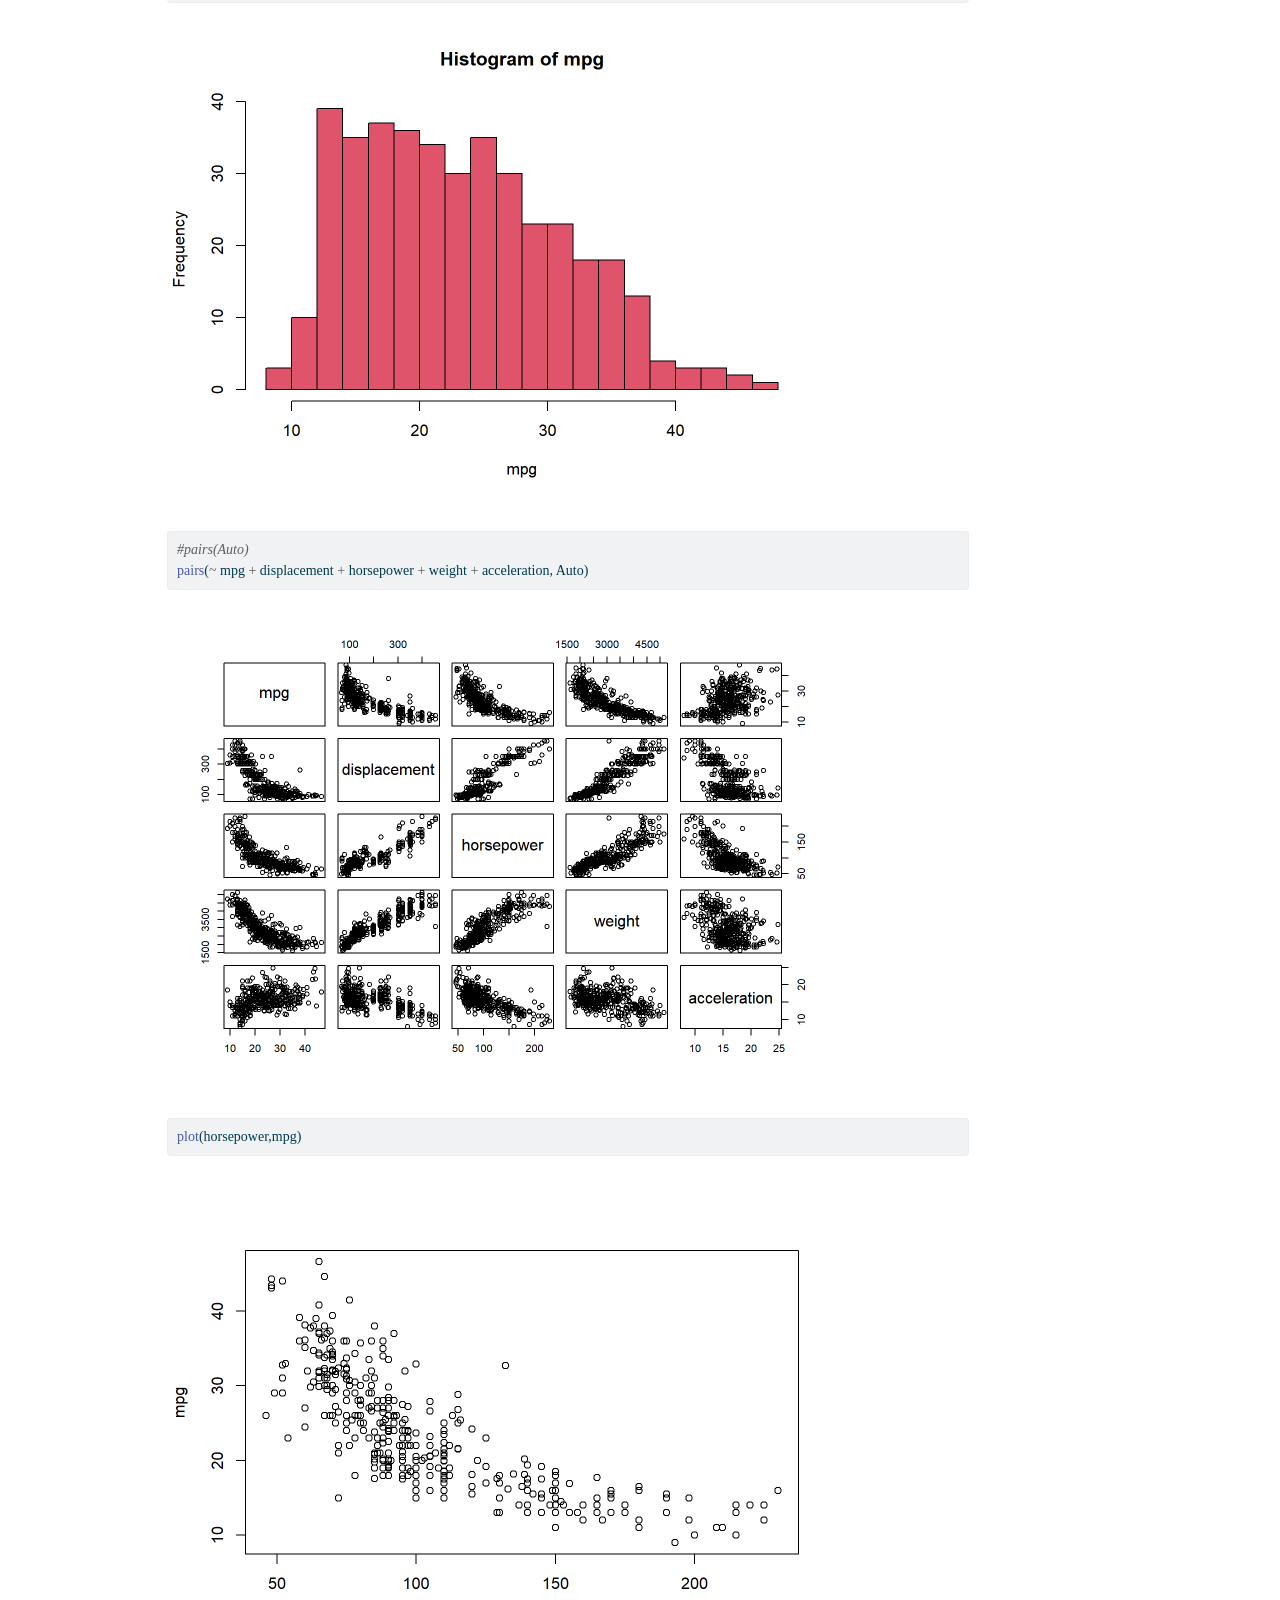
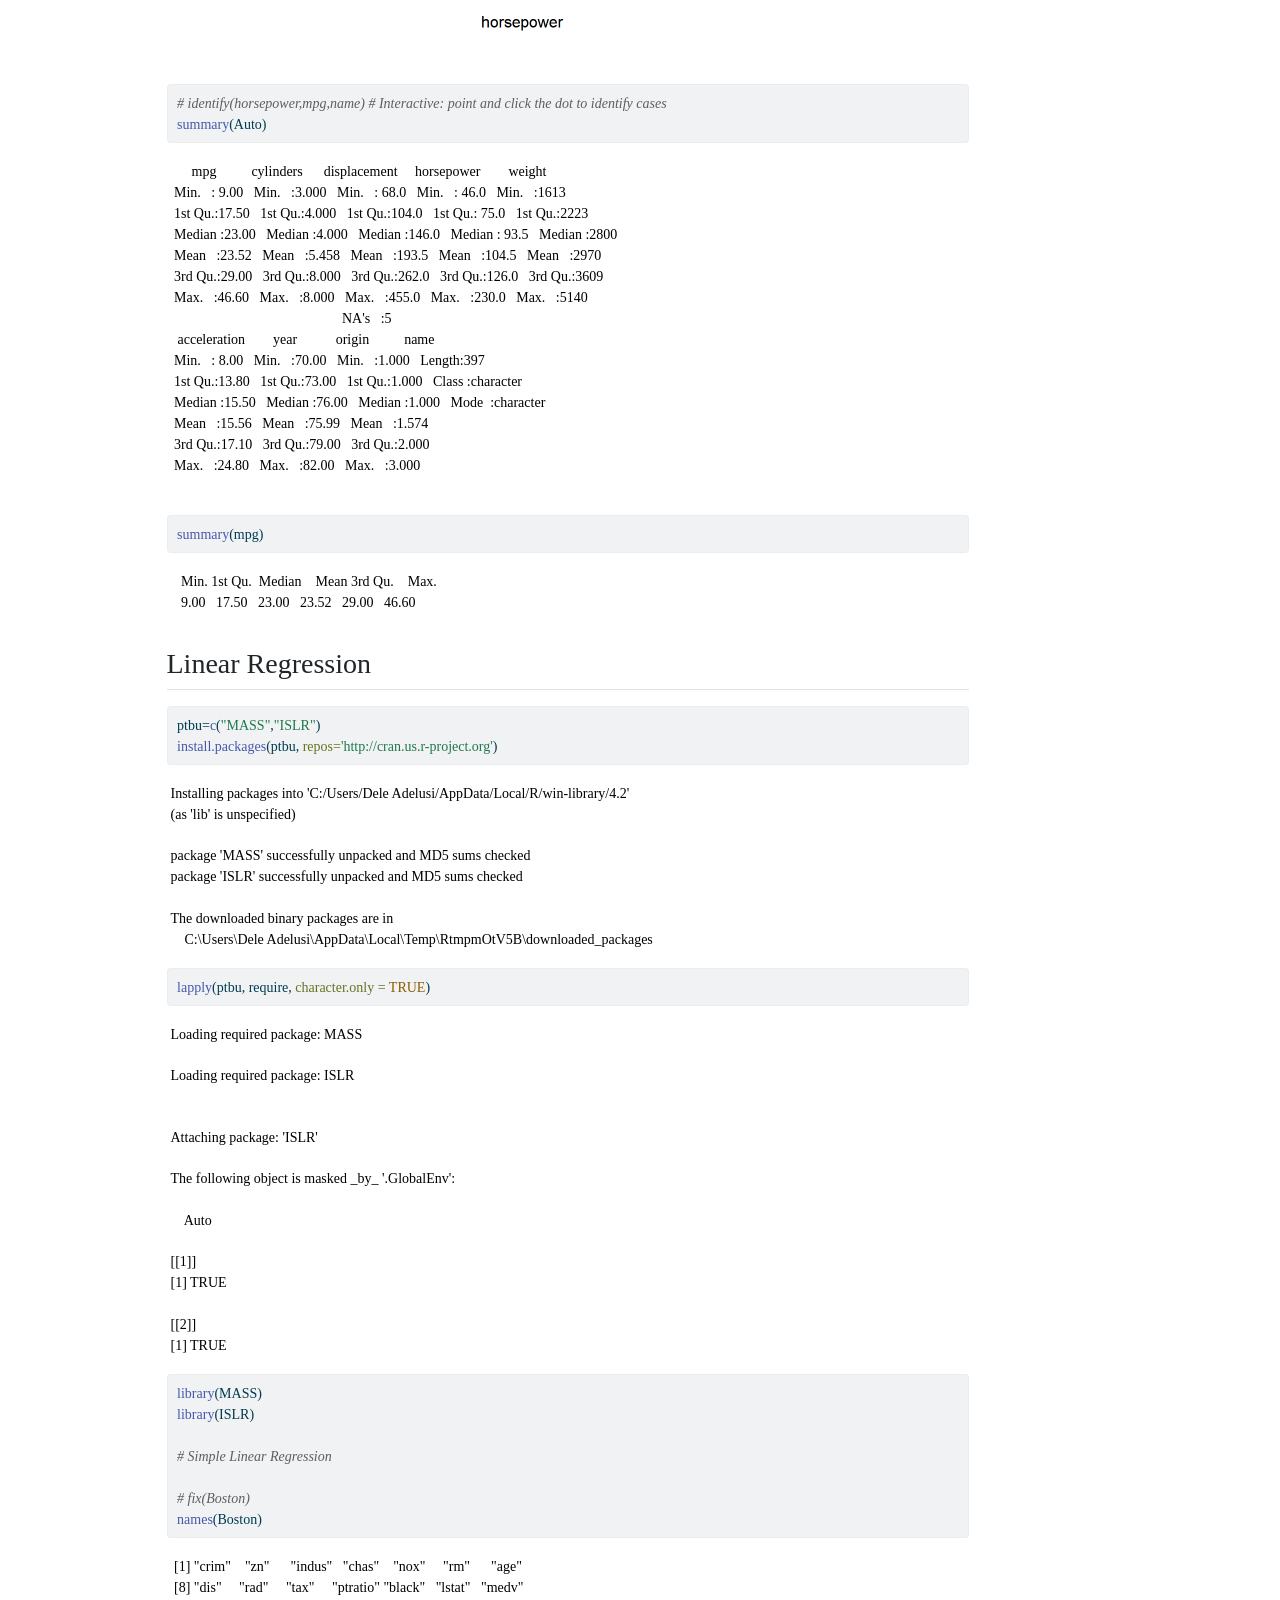
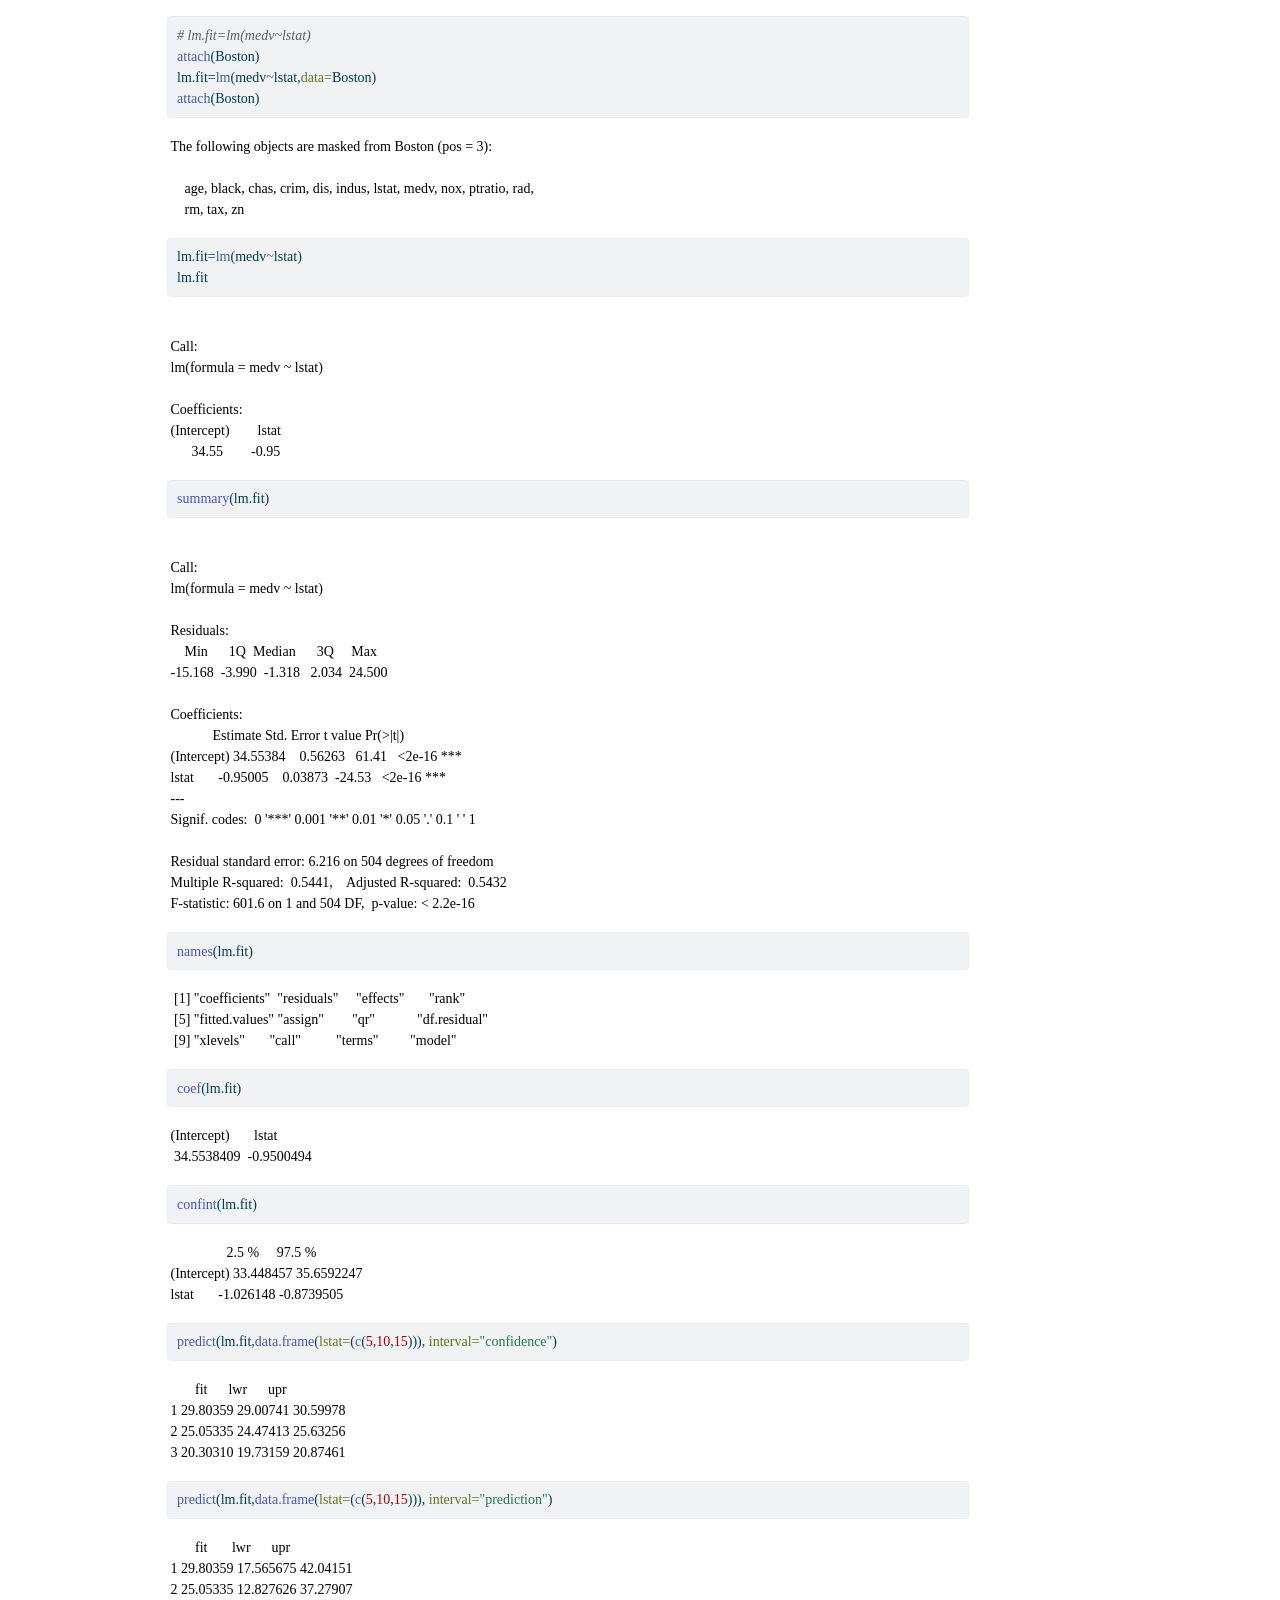
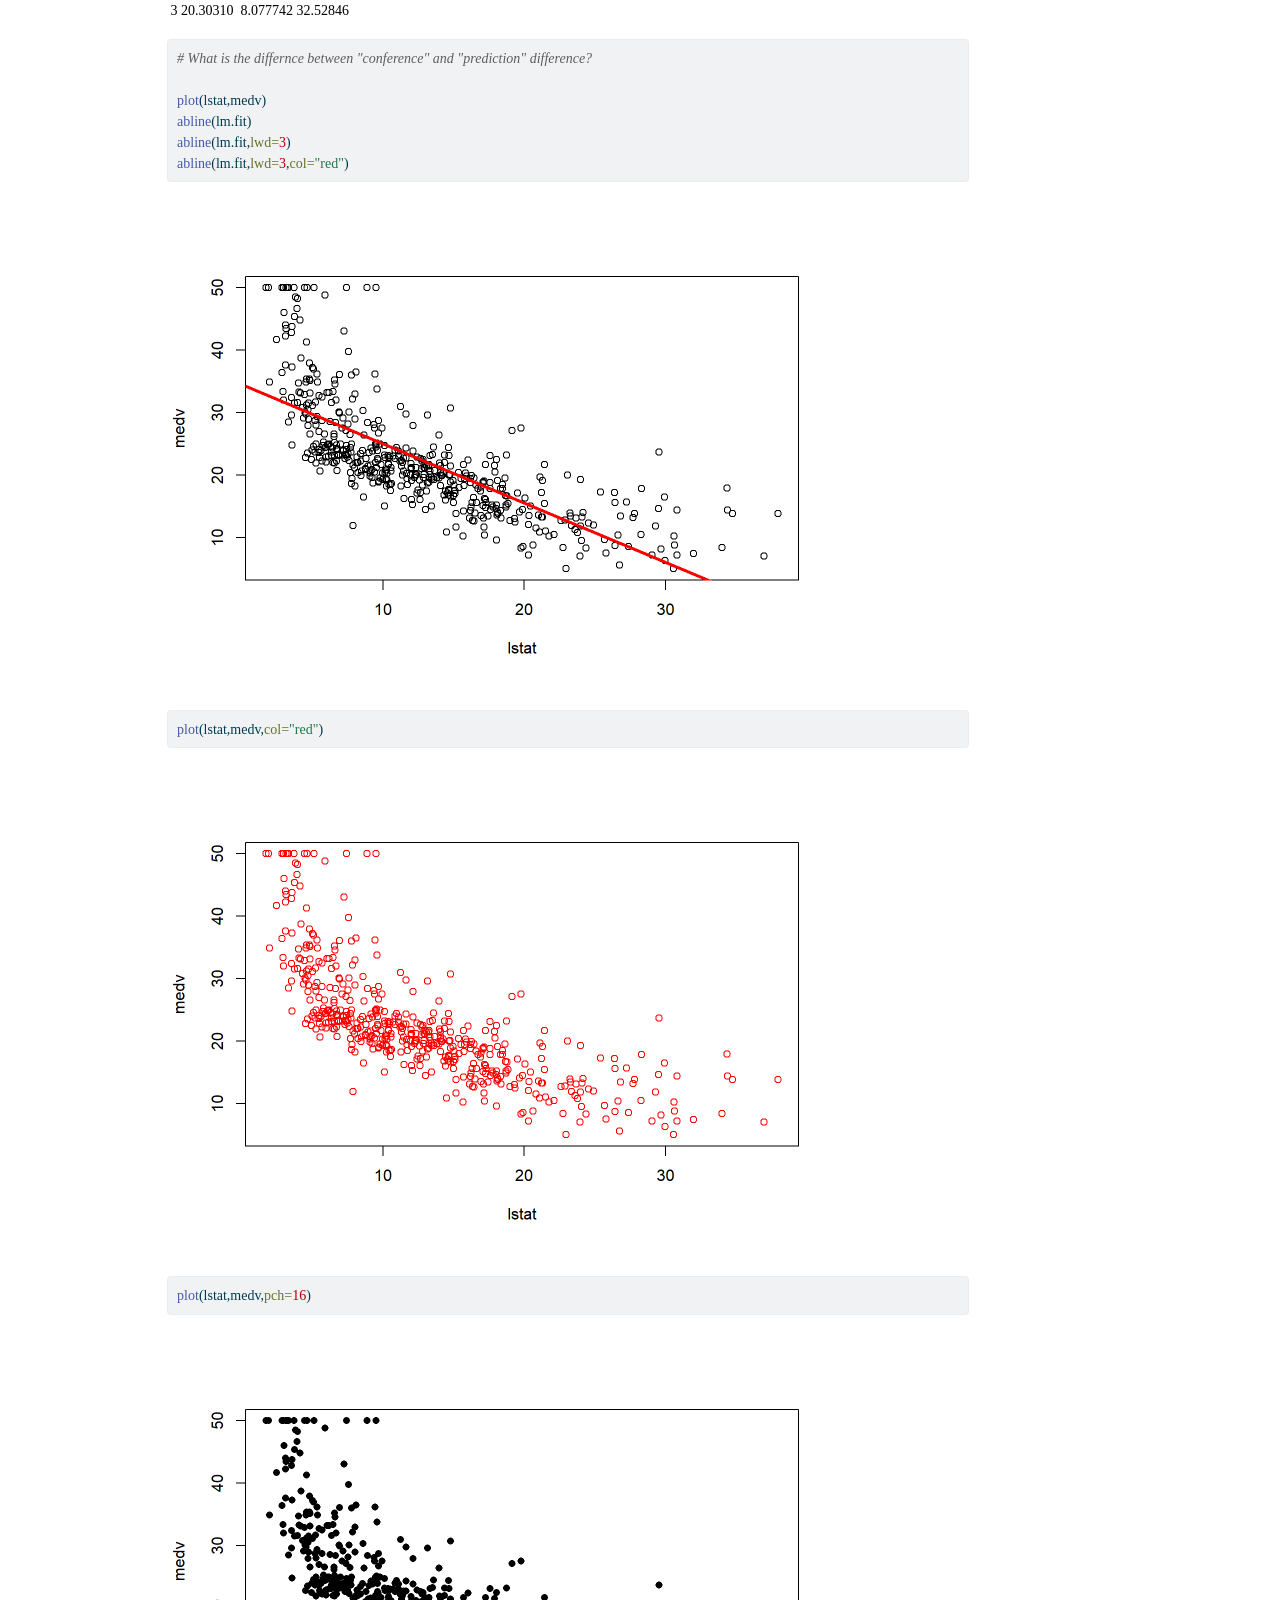
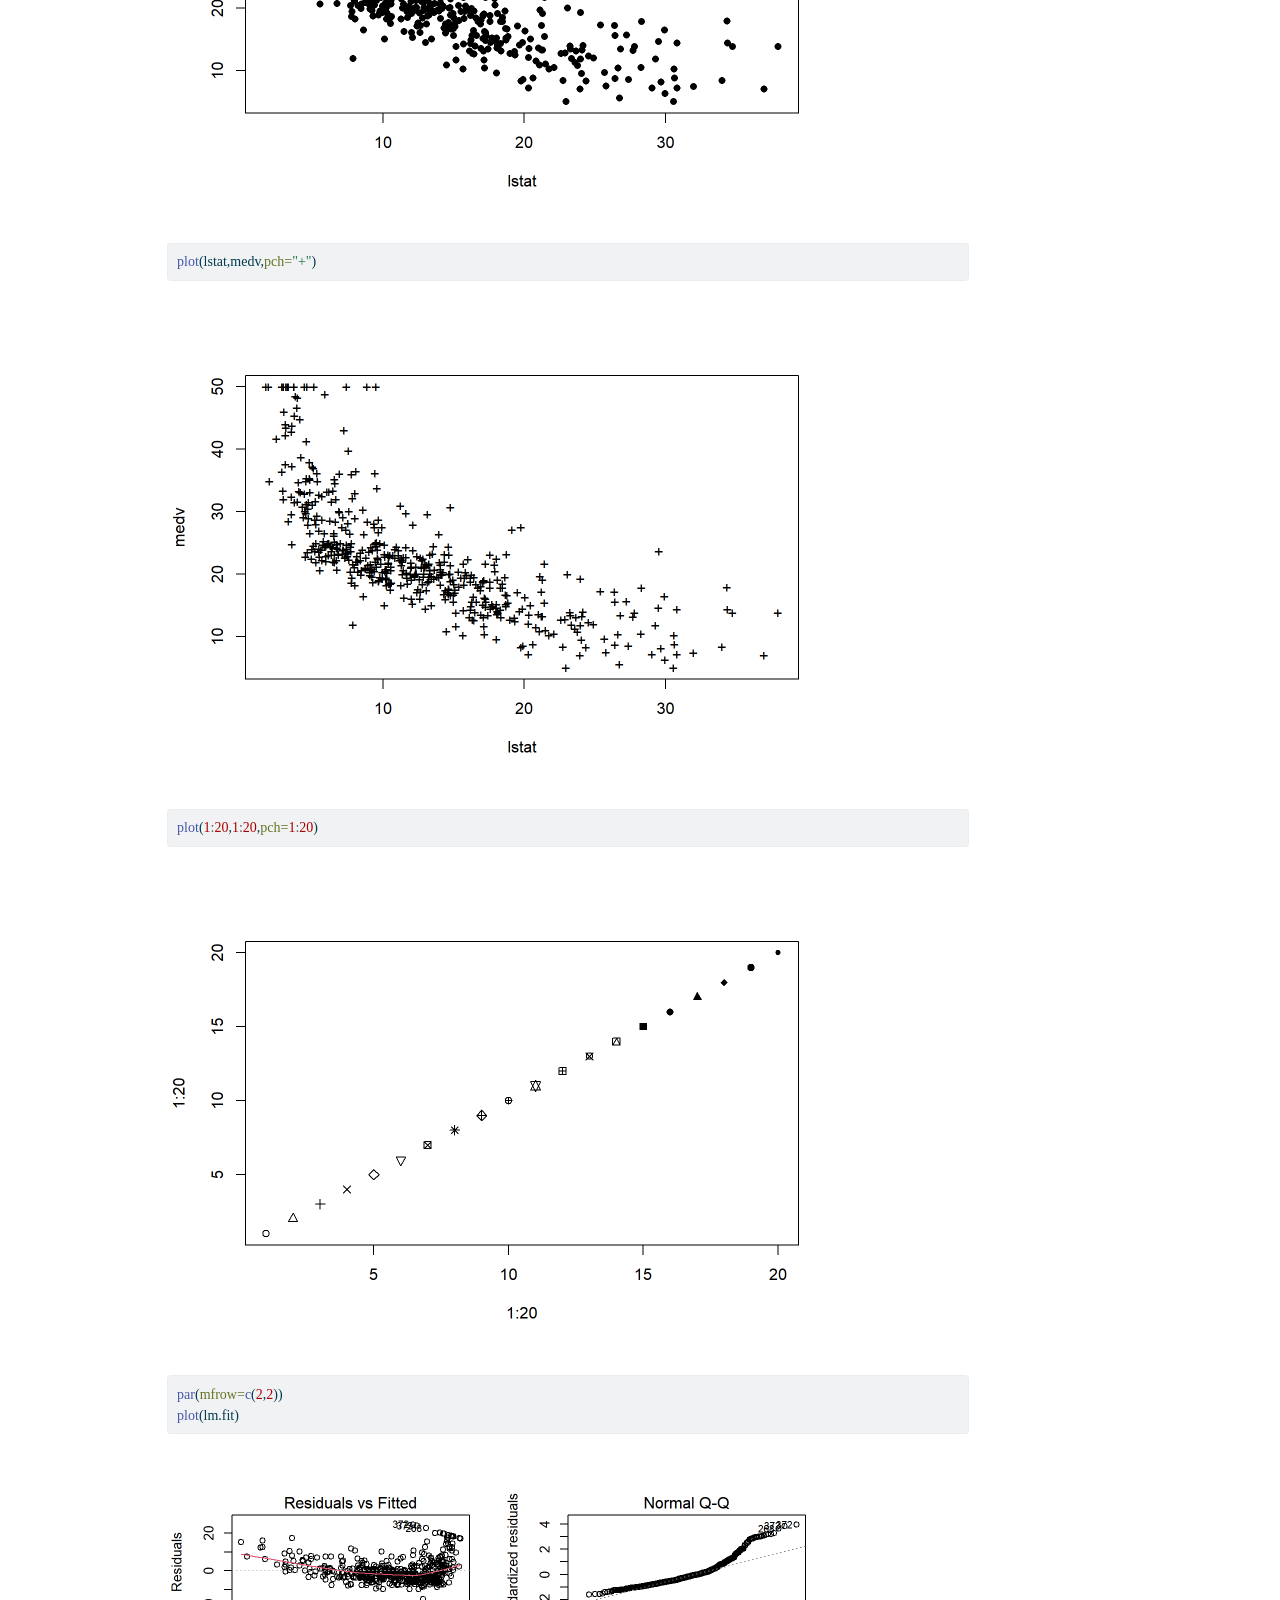
<file: docs/Lab02.html>
<!DOCTYPE html>
<html xmlns="http://www.w3.org/1999/xhtml" lang="en" xml:lang="en"><head>

<meta charset="utf-8">
<meta name="generator" content="quarto-1.2.313">

<meta name="viewport" content="width=device-width, initial-scale=1.0, user-scalable=yes">

<meta name="author" content="Karl Ho">

<title>Samuel Adelusi - EPPS 6323: Lab02</title>
<style>
code{white-space: pre-wrap;}
span.smallcaps{font-variant: small-caps;}
div.columns{display: flex; gap: min(4vw, 1.5em);}
div.column{flex: auto; overflow-x: auto;}
div.hanging-indent{margin-left: 1.5em; text-indent: -1.5em;}
ul.task-list{list-style: none;}
ul.task-list li input[type="checkbox"] {
  width: 0.8em;
  margin: 0 0.8em 0.2em -1.6em;
  vertical-align: middle;
}
pre > code.sourceCode { white-space: pre; position: relative; }
pre > code.sourceCode > span { display: inline-block; line-height: 1.25; }
pre > code.sourceCode > span:empty { height: 1.2em; }
.sourceCode { overflow: visible; }
code.sourceCode > span { color: inherit; text-decoration: inherit; }
div.sourceCode { margin: 1em 0; }
pre.sourceCode { margin: 0; }
@media screen {
div.sourceCode { overflow: auto; }
}
@media print {
pre > code.sourceCode { white-space: pre-wrap; }
pre > code.sourceCode > span { text-indent: -5em; padding-left: 5em; }
}
pre.numberSource code
  { counter-reset: source-line 0; }
pre.numberSource code > span
  { position: relative; left: -4em; counter-increment: source-line; }
pre.numberSource code > span > a:first-child::before
  { content: counter(source-line);
    position: relative; left: -1em; text-align: right; vertical-align: baseline;
    border: none; display: inline-block;
    -webkit-touch-callout: none; -webkit-user-select: none;
    -khtml-user-select: none; -moz-user-select: none;
    -ms-user-select: none; user-select: none;
    padding: 0 4px; width: 4em;
    color: #aaaaaa;
  }
pre.numberSource { margin-left: 3em; border-left: 1px solid #aaaaaa;  padding-left: 4px; }
div.sourceCode
  {   }
@media screen {
pre > code.sourceCode > span > a:first-child::before { text-decoration: underline; }
}
code span.al { color: #ff0000; font-weight: bold; } /* Alert */
code span.an { color: #60a0b0; font-weight: bold; font-style: italic; } /* Annotation */
code span.at { color: #7d9029; } /* Attribute */
code span.bn { color: #40a070; } /* BaseN */
code span.bu { color: #008000; } /* BuiltIn */
code span.cf { color: #007020; font-weight: bold; } /* ControlFlow */
code span.ch { color: #4070a0; } /* Char */
code span.cn { color: #880000; } /* Constant */
code span.co { color: #60a0b0; font-style: italic; } /* Comment */
code span.cv { color: #60a0b0; font-weight: bold; font-style: italic; } /* CommentVar */
code span.do { color: #ba2121; font-style: italic; } /* Documentation */
code span.dt { color: #902000; } /* DataType */
code span.dv { color: #40a070; } /* DecVal */
code span.er { color: #ff0000; font-weight: bold; } /* Error */
code span.ex { } /* Extension */
code span.fl { color: #40a070; } /* Float */
code span.fu { color: #06287e; } /* Function */
code span.im { color: #008000; font-weight: bold; } /* Import */
code span.in { color: #60a0b0; font-weight: bold; font-style: italic; } /* Information */
code span.kw { color: #007020; font-weight: bold; } /* Keyword */
code span.op { color: #666666; } /* Operator */
code span.ot { color: #007020; } /* Other */
code span.pp { color: #bc7a00; } /* Preprocessor */
code span.sc { color: #4070a0; } /* SpecialChar */
code span.ss { color: #bb6688; } /* SpecialString */
code span.st { color: #4070a0; } /* String */
code span.va { color: #19177c; } /* Variable */
code span.vs { color: #4070a0; } /* VerbatimString */
code span.wa { color: #60a0b0; font-weight: bold; font-style: italic; } /* Warning */
</style>


<script src="site_libs/quarto-nav/quarto-nav.js"></script>
<script src="site_libs/quarto-nav/headroom.min.js"></script>
<script src="site_libs/clipboard/clipboard.min.js"></script>
<script src="site_libs/quarto-search/autocomplete.umd.js"></script>
<script src="site_libs/quarto-search/fuse.min.js"></script>
<script src="site_libs/quarto-search/quarto-search.js"></script>
<meta name="quarto:offset" content="./">
<script src="site_libs/quarto-html/quarto.js"></script>
<script src="site_libs/quarto-html/popper.min.js"></script>
<script src="site_libs/quarto-html/tippy.umd.min.js"></script>
<script src="site_libs/quarto-html/anchor.min.js"></script>
<link href="site_libs/quarto-html/tippy.css" rel="stylesheet">
<link href="site_libs/quarto-html/quarto-syntax-highlighting.css" rel="stylesheet" id="quarto-text-highlighting-styles">
<script src="site_libs/bootstrap/bootstrap.min.js"></script>
<link href="site_libs/bootstrap/bootstrap-icons.css" rel="stylesheet">
<link href="site_libs/bootstrap/bootstrap.min.css" rel="stylesheet" id="quarto-bootstrap" data-mode="light">
<script id="quarto-search-options" type="application/json">{
  "location": "navbar",
  "copy-button": false,
  "collapse-after": 3,
  "panel-placement": "end",
  "type": "overlay",
  "limit": 20,
  "language": {
    "search-no-results-text": "No results",
    "search-matching-documents-text": "matching documents",
    "search-copy-link-title": "Copy link to search",
    "search-hide-matches-text": "Hide additional matches",
    "search-more-match-text": "more match in this document",
    "search-more-matches-text": "more matches in this document",
    "search-clear-button-title": "Clear",
    "search-detached-cancel-button-title": "Cancel",
    "search-submit-button-title": "Submit"
  }
}</script>


<link rel="stylesheet" href="styles.css">
</head>

<body class="nav-fixed">

<div id="quarto-search-results"></div>
  <header id="quarto-header" class="headroom fixed-top">
    <nav class="navbar navbar-expand-lg navbar-dark ">
      <div class="navbar-container container-fluid">
      <div class="navbar-brand-container">
    <a class="navbar-brand" href="./index.html">
    <span class="navbar-title">Samuel Adelusi</span>
    </a>
  </div>
          <button class="navbar-toggler" type="button" data-bs-toggle="collapse" data-bs-target="#navbarCollapse" aria-controls="navbarCollapse" aria-expanded="false" aria-label="Toggle navigation" onclick="if (window.quartoToggleHeadroom) { window.quartoToggleHeadroom(); }">
  <span class="navbar-toggler-icon"></span>
</button>
          <div class="collapse navbar-collapse" id="navbarCollapse">
            <ul class="navbar-nav navbar-nav-scroll me-auto">
  <li class="nav-item">
    <a class="nav-link" href="./index.html">
 <span class="menu-text">Home</span></a>
  </li>  
  <li class="nav-item">
    <a class="nav-link" href="./about.html">
 <span class="menu-text">Profile</span></a>
  </li>  
  <li class="nav-item">
    <a class="nav-link" href="./career.html">
 <span class="menu-text">Career</span></a>
  </li>  
  <li class="nav-item">
    <a class="nav-link" href="./research.html">
 <span class="menu-text">Research</span></a>
  </li>  
  <li class="nav-item">
    <a class="nav-link" href="./ResumeR.pdf">
 <span class="menu-text">Resume</span></a>
  </li>  
  <li class="nav-item dropdown ">
    <a class="nav-link dropdown-toggle" href="#" id="nav-menu-assignments" role="button" data-bs-toggle="dropdown" aria-expanded="false">
 <span class="menu-text">Assignments</span>
    </a>
    <ul class="dropdown-menu" aria-labelledby="nav-menu-assignments">    
        <li>
    <a class="dropdown-item" href="./ResumeR.pdf">
 <span class="dropdown-text">Assignment 1</span></a>
  </li>  
    </ul>
  </li>
  <li class="nav-item dropdown ">
    <a class="nav-link dropdown-toggle" href="#" id="nav-menu-labs" role="button" data-bs-toggle="dropdown" aria-expanded="false">
 <span class="menu-text">Labs</span>
    </a>
    <ul class="dropdown-menu" aria-labelledby="nav-menu-labs">    
        <li>
    <a class="dropdown-item" href="./Lab01.html">
 <span class="dropdown-text">Lab 1</span></a>
  </li>  
        <li>
    <a class="dropdown-item" href="./Lab02.html">
 <span class="dropdown-text">Lab 2</span></a>
  </li>  
    </ul>
  </li>
  <li class="nav-item">
    <a class="nav-link" href="./contact.html">
 <span class="menu-text">Contact</span></a>
  </li>  
</ul>
              <div id="quarto-search" class="" title="Search"></div>
          </div> <!-- /navcollapse -->
      </div> <!-- /container-fluid -->
    </nav>
</header>
<!-- content -->
<div id="quarto-content" class="quarto-container page-columns page-rows-contents page-layout-article page-navbar">
<!-- sidebar -->
<!-- margin-sidebar -->
    <div id="quarto-margin-sidebar" class="sidebar margin-sidebar">
        <nav id="TOC" role="doc-toc" class="toc-active">
    <h2 id="toc-title">On this page</h2>
   
  <ul>
  <li><a href="#r-programmng-basic-commands" id="toc-r-programmng-basic-commands" class="nav-link active" data-scroll-target="#r-programmng-basic-commands">R Programmng Basic Commands</a>
  <ul class="collapse">
  <li><a href="#indexing-data-using" id="toc-indexing-data-using" class="nav-link" data-scroll-target="#indexing-data-using">Indexing Data using []</a></li>
  <li><a href="#loading-data-from-github" id="toc-loading-data-from-github" class="nav-link" data-scroll-target="#loading-data-from-github">Loading Data from GitHub</a></li>
  <li><a href="#load-data-from-islr-website" id="toc-load-data-from-islr-website" class="nav-link" data-scroll-target="#load-data-from-islr-website">Load data from ISLR website</a></li>
  <li><a href="#additional-graphical-and-numerical-summaries" id="toc-additional-graphical-and-numerical-summaries" class="nav-link" data-scroll-target="#additional-graphical-and-numerical-summaries">Additional Graphical and Numerical Summaries</a></li>
  <li><a href="#linear-regression" id="toc-linear-regression" class="nav-link" data-scroll-target="#linear-regression">Linear Regression</a></li>
  <li><a href="#multiple-linear-regression" id="toc-multiple-linear-regression" class="nav-link" data-scroll-target="#multiple-linear-regression">Multiple Linear Regression</a></li>
  <li><a href="#non-linear-transformations-of-the-predictors" id="toc-non-linear-transformations-of-the-predictors" class="nav-link" data-scroll-target="#non-linear-transformations-of-the-predictors">Non-linear Transformations of the Predictors</a></li>
  <li><a href="#qualitative-predictors" id="toc-qualitative-predictors" class="nav-link" data-scroll-target="#qualitative-predictors">Qualitative Predictors</a></li>
  <li><a href="#interaction-terms-including-interaction-and-single-effects" id="toc-interaction-terms-including-interaction-and-single-effects" class="nav-link" data-scroll-target="#interaction-terms-including-interaction-and-single-effects">Interaction Terms (including interaction and single effects)</a></li>
  </ul></li>
  </ul>
</nav>
    </div>
<!-- main -->
<main class="content" id="quarto-document-content">

<header id="title-block-header" class="quarto-title-block default">
<div class="quarto-title">
<h1 class="title">EPPS 6323: Lab02</h1>
</div>



<div class="quarto-title-meta">

    <div>
    <div class="quarto-title-meta-heading">Author</div>
    <div class="quarto-title-meta-contents">
             <p>Karl Ho </p>
          </div>
  </div>
    
  
    
  </div>
  

</header>

<section id="r-programmng-basic-commands" class="level1">
<h1>R Programmng Basic Commands</h1>
<p>(Adapted from ISLR Chapter 3 Lab: Introduction to R)</p>
<section id="indexing-data-using" class="level2">
<h2 class="anchored" data-anchor-id="indexing-data-using">Indexing Data using []</h2>
<div class="cell">
<div class="sourceCode cell-code" id="cb1"><pre class="sourceCode r code-with-copy"><code class="sourceCode r"><span id="cb1-1"><a href="#cb1-1" aria-hidden="true" tabindex="-1"></a>A<span class="ot">=</span><span class="fu">matrix</span>(<span class="dv">1</span><span class="sc">:</span><span class="dv">16</span>,<span class="dv">4</span>,<span class="dv">4</span>)</span>
<span id="cb1-2"><a href="#cb1-2" aria-hidden="true" tabindex="-1"></a>A</span></code><button title="Copy to Clipboard" class="code-copy-button"><i class="bi"></i></button></pre></div>
<div class="cell-output cell-output-stdout">
<pre><code>     [,1] [,2] [,3] [,4]
[1,]    1    5    9   13
[2,]    2    6   10   14
[3,]    3    7   11   15
[4,]    4    8   12   16</code></pre>
</div>
<div class="sourceCode cell-code" id="cb3"><pre class="sourceCode r code-with-copy"><code class="sourceCode r"><span id="cb3-1"><a href="#cb3-1" aria-hidden="true" tabindex="-1"></a>A[<span class="dv">2</span>,<span class="dv">3</span>]</span></code><button title="Copy to Clipboard" class="code-copy-button"><i class="bi"></i></button></pre></div>
<div class="cell-output cell-output-stdout">
<pre><code>[1] 10</code></pre>
</div>
<div class="sourceCode cell-code" id="cb5"><pre class="sourceCode r code-with-copy"><code class="sourceCode r"><span id="cb5-1"><a href="#cb5-1" aria-hidden="true" tabindex="-1"></a>A[<span class="fu">c</span>(<span class="dv">1</span>,<span class="dv">3</span>),<span class="fu">c</span>(<span class="dv">2</span>,<span class="dv">4</span>)]</span></code><button title="Copy to Clipboard" class="code-copy-button"><i class="bi"></i></button></pre></div>
<div class="cell-output cell-output-stdout">
<pre><code>     [,1] [,2]
[1,]    5   13
[2,]    7   15</code></pre>
</div>
<div class="sourceCode cell-code" id="cb7"><pre class="sourceCode r code-with-copy"><code class="sourceCode r"><span id="cb7-1"><a href="#cb7-1" aria-hidden="true" tabindex="-1"></a>A[<span class="dv">1</span><span class="sc">:</span><span class="dv">3</span>,<span class="dv">2</span><span class="sc">:</span><span class="dv">4</span>]</span></code><button title="Copy to Clipboard" class="code-copy-button"><i class="bi"></i></button></pre></div>
<div class="cell-output cell-output-stdout">
<pre><code>     [,1] [,2] [,3]
[1,]    5    9   13
[2,]    6   10   14
[3,]    7   11   15</code></pre>
</div>
<div class="sourceCode cell-code" id="cb9"><pre class="sourceCode r code-with-copy"><code class="sourceCode r"><span id="cb9-1"><a href="#cb9-1" aria-hidden="true" tabindex="-1"></a>A[<span class="dv">1</span><span class="sc">:</span><span class="dv">2</span>,]</span></code><button title="Copy to Clipboard" class="code-copy-button"><i class="bi"></i></button></pre></div>
<div class="cell-output cell-output-stdout">
<pre><code>     [,1] [,2] [,3] [,4]
[1,]    1    5    9   13
[2,]    2    6   10   14</code></pre>
</div>
<div class="sourceCode cell-code" id="cb11"><pre class="sourceCode r code-with-copy"><code class="sourceCode r"><span id="cb11-1"><a href="#cb11-1" aria-hidden="true" tabindex="-1"></a>A[,<span class="dv">1</span><span class="sc">:</span><span class="dv">2</span>]</span></code><button title="Copy to Clipboard" class="code-copy-button"><i class="bi"></i></button></pre></div>
<div class="cell-output cell-output-stdout">
<pre><code>     [,1] [,2]
[1,]    1    5
[2,]    2    6
[3,]    3    7
[4,]    4    8</code></pre>
</div>
<div class="sourceCode cell-code" id="cb13"><pre class="sourceCode r code-with-copy"><code class="sourceCode r"><span id="cb13-1"><a href="#cb13-1" aria-hidden="true" tabindex="-1"></a>A[<span class="dv">1</span>,]</span></code><button title="Copy to Clipboard" class="code-copy-button"><i class="bi"></i></button></pre></div>
<div class="cell-output cell-output-stdout">
<pre><code>[1]  1  5  9 13</code></pre>
</div>
<div class="sourceCode cell-code" id="cb15"><pre class="sourceCode r code-with-copy"><code class="sourceCode r"><span id="cb15-1"><a href="#cb15-1" aria-hidden="true" tabindex="-1"></a>A[<span class="sc">-</span><span class="fu">c</span>(<span class="dv">1</span>,<span class="dv">3</span>),]</span></code><button title="Copy to Clipboard" class="code-copy-button"><i class="bi"></i></button></pre></div>
<div class="cell-output cell-output-stdout">
<pre><code>     [,1] [,2] [,3] [,4]
[1,]    2    6   10   14
[2,]    4    8   12   16</code></pre>
</div>
<div class="sourceCode cell-code" id="cb17"><pre class="sourceCode r code-with-copy"><code class="sourceCode r"><span id="cb17-1"><a href="#cb17-1" aria-hidden="true" tabindex="-1"></a>A[<span class="sc">-</span><span class="fu">c</span>(<span class="dv">1</span>,<span class="dv">3</span>),<span class="sc">-</span><span class="fu">c</span>(<span class="dv">1</span>,<span class="dv">3</span>,<span class="dv">4</span>)]</span></code><button title="Copy to Clipboard" class="code-copy-button"><i class="bi"></i></button></pre></div>
<div class="cell-output cell-output-stdout">
<pre><code>[1] 6 8</code></pre>
</div>
<div class="sourceCode cell-code" id="cb19"><pre class="sourceCode r code-with-copy"><code class="sourceCode r"><span id="cb19-1"><a href="#cb19-1" aria-hidden="true" tabindex="-1"></a><span class="fu">dim</span>(A)</span></code><button title="Copy to Clipboard" class="code-copy-button"><i class="bi"></i></button></pre></div>
<div class="cell-output cell-output-stdout">
<pre><code>[1] 4 4</code></pre>
</div>
</div>
</section>
<section id="loading-data-from-github" class="level2">
<h2 class="anchored" data-anchor-id="loading-data-from-github">Loading Data from GitHub</h2>
<div class="cell">
<div class="sourceCode cell-code" id="cb21"><pre class="sourceCode r code-with-copy"><code class="sourceCode r"><span id="cb21-1"><a href="#cb21-1" aria-hidden="true" tabindex="-1"></a>Auto<span class="ot">=</span><span class="fu">read.table</span>(<span class="st">"https://raw.githubusercontent.com/karlho/knowledgemining/gh-pages/data/Auto.data"</span>)</span>
<span id="cb21-2"><a href="#cb21-2" aria-hidden="true" tabindex="-1"></a><span class="co"># fix(Auto) # Starting the X11 R data editor</span></span>
<span id="cb21-3"><a href="#cb21-3" aria-hidden="true" tabindex="-1"></a>Auto<span class="ot">=</span><span class="fu">read.table</span>(<span class="st">"https://raw.githubusercontent.com/karlho/knowledgemining/gh-pages/data/Auto.data"</span>,<span class="at">header=</span>T,<span class="at">na.strings=</span><span class="st">"?"</span>)</span>
<span id="cb21-4"><a href="#cb21-4" aria-hidden="true" tabindex="-1"></a><span class="co"># fix(Auto)</span></span>
<span id="cb21-5"><a href="#cb21-5" aria-hidden="true" tabindex="-1"></a>Auto<span class="ot">=</span><span class="fu">read.csv</span>(<span class="st">"https://raw.githubusercontent.com/karlho/knowledgemining/gh-pages/data/Auto.csv"</span>,<span class="at">header=</span>T,<span class="at">na.strings=</span><span class="st">"?"</span>)</span>
<span id="cb21-6"><a href="#cb21-6" aria-hidden="true" tabindex="-1"></a><span class="co"># fix(Auto)</span></span>
<span id="cb21-7"><a href="#cb21-7" aria-hidden="true" tabindex="-1"></a><span class="fu">dim</span>(Auto)</span></code><button title="Copy to Clipboard" class="code-copy-button"><i class="bi"></i></button></pre></div>
<div class="cell-output cell-output-stdout">
<pre><code>[1] 397   9</code></pre>
</div>
<div class="sourceCode cell-code" id="cb23"><pre class="sourceCode r code-with-copy"><code class="sourceCode r"><span id="cb23-1"><a href="#cb23-1" aria-hidden="true" tabindex="-1"></a>Auto[<span class="dv">1</span><span class="sc">:</span><span class="dv">4</span>,]</span></code><button title="Copy to Clipboard" class="code-copy-button"><i class="bi"></i></button></pre></div>
<div class="cell-output cell-output-stdout">
<pre><code>  mpg cylinders displacement horsepower weight acceleration year origin
1  18         8          307        130   3504         12.0   70      1
2  15         8          350        165   3693         11.5   70      1
3  18         8          318        150   3436         11.0   70      1
4  16         8          304        150   3433         12.0   70      1
                       name
1 chevrolet chevelle malibu
2         buick skylark 320
3        plymouth satellite
4             amc rebel sst</code></pre>
</div>
<div class="sourceCode cell-code" id="cb25"><pre class="sourceCode r code-with-copy"><code class="sourceCode r"><span id="cb25-1"><a href="#cb25-1" aria-hidden="true" tabindex="-1"></a>Auto<span class="ot">=</span><span class="fu">na.omit</span>(Auto)</span>
<span id="cb25-2"><a href="#cb25-2" aria-hidden="true" tabindex="-1"></a><span class="fu">dim</span>(Auto)</span></code><button title="Copy to Clipboard" class="code-copy-button"><i class="bi"></i></button></pre></div>
<div class="cell-output cell-output-stdout">
<pre><code>[1] 392   9</code></pre>
</div>
<div class="sourceCode cell-code" id="cb27"><pre class="sourceCode r code-with-copy"><code class="sourceCode r"><span id="cb27-1"><a href="#cb27-1" aria-hidden="true" tabindex="-1"></a><span class="fu">names</span>(Auto)</span></code><button title="Copy to Clipboard" class="code-copy-button"><i class="bi"></i></button></pre></div>
<div class="cell-output cell-output-stdout">
<pre><code>[1] "mpg"          "cylinders"    "displacement" "horsepower"   "weight"      
[6] "acceleration" "year"         "origin"       "name"        </code></pre>
</div>
</div>
</section>
<section id="load-data-from-islr-website" class="level2">
<h2 class="anchored" data-anchor-id="load-data-from-islr-website">Load data from ISLR website</h2>
<div class="cell">
<div class="sourceCode cell-code" id="cb29"><pre class="sourceCode r code-with-copy"><code class="sourceCode r"><span id="cb29-1"><a href="#cb29-1" aria-hidden="true" tabindex="-1"></a>Auto<span class="ot">=</span><span class="fu">read.table</span>(<span class="st">"https://www.statlearning.com/s/Auto.data"</span>,<span class="at">header=</span>T,<span class="at">na.strings=</span><span class="st">"?"</span>)</span>
<span id="cb29-2"><a href="#cb29-2" aria-hidden="true" tabindex="-1"></a><span class="fu">dim</span>(Auto)</span></code><button title="Copy to Clipboard" class="code-copy-button"><i class="bi"></i></button></pre></div>
<div class="cell-output cell-output-stdout">
<pre><code>[1] 397   9</code></pre>
</div>
</div>
</section>
<section id="additional-graphical-and-numerical-summaries" class="level2">
<h2 class="anchored" data-anchor-id="additional-graphical-and-numerical-summaries">Additional Graphical and Numerical Summaries</h2>
<div class="cell">
<div class="sourceCode cell-code" id="cb31"><pre class="sourceCode r code-with-copy"><code class="sourceCode r"><span id="cb31-1"><a href="#cb31-1" aria-hidden="true" tabindex="-1"></a><span class="co"># plot(cylinders, mpg)</span></span>
<span id="cb31-2"><a href="#cb31-2" aria-hidden="true" tabindex="-1"></a><span class="fu">plot</span>(Auto<span class="sc">$</span>cylinders, Auto<span class="sc">$</span>mpg)</span></code><button title="Copy to Clipboard" class="code-copy-button"><i class="bi"></i></button></pre></div>
<div class="cell-output-display">
<p><img src="Lab02_files/figure-html/unnamed-chunk-3-1.png" class="img-fluid" width="672"></p>
</div>
<div class="sourceCode cell-code" id="cb32"><pre class="sourceCode r code-with-copy"><code class="sourceCode r"><span id="cb32-1"><a href="#cb32-1" aria-hidden="true" tabindex="-1"></a><span class="fu">attach</span>(Auto)</span>
<span id="cb32-2"><a href="#cb32-2" aria-hidden="true" tabindex="-1"></a><span class="fu">plot</span>(cylinders, mpg)</span></code><button title="Copy to Clipboard" class="code-copy-button"><i class="bi"></i></button></pre></div>
<div class="cell-output-display">
<p><img src="Lab02_files/figure-html/unnamed-chunk-3-2.png" class="img-fluid" width="672"></p>
</div>
<div class="sourceCode cell-code" id="cb33"><pre class="sourceCode r code-with-copy"><code class="sourceCode r"><span id="cb33-1"><a href="#cb33-1" aria-hidden="true" tabindex="-1"></a>cylinders<span class="ot">=</span><span class="fu">as.factor</span>(cylinders)</span>
<span id="cb33-2"><a href="#cb33-2" aria-hidden="true" tabindex="-1"></a><span class="fu">plot</span>(cylinders, mpg)</span></code><button title="Copy to Clipboard" class="code-copy-button"><i class="bi"></i></button></pre></div>
<div class="cell-output-display">
<p><img src="Lab02_files/figure-html/unnamed-chunk-3-3.png" class="img-fluid" width="672"></p>
</div>
<div class="sourceCode cell-code" id="cb34"><pre class="sourceCode r code-with-copy"><code class="sourceCode r"><span id="cb34-1"><a href="#cb34-1" aria-hidden="true" tabindex="-1"></a><span class="fu">plot</span>(cylinders, mpg, <span class="at">col=</span><span class="st">"red"</span>)</span></code><button title="Copy to Clipboard" class="code-copy-button"><i class="bi"></i></button></pre></div>
<div class="cell-output-display">
<p><img src="Lab02_files/figure-html/unnamed-chunk-3-4.png" class="img-fluid" width="672"></p>
</div>
<div class="sourceCode cell-code" id="cb35"><pre class="sourceCode r code-with-copy"><code class="sourceCode r"><span id="cb35-1"><a href="#cb35-1" aria-hidden="true" tabindex="-1"></a><span class="fu">plot</span>(cylinders, mpg, <span class="at">col=</span><span class="st">"red"</span>, <span class="at">varwidth=</span>T)</span></code><button title="Copy to Clipboard" class="code-copy-button"><i class="bi"></i></button></pre></div>
<div class="cell-output-display">
<p><img src="Lab02_files/figure-html/unnamed-chunk-3-5.png" class="img-fluid" width="672"></p>
</div>
<div class="sourceCode cell-code" id="cb36"><pre class="sourceCode r code-with-copy"><code class="sourceCode r"><span id="cb36-1"><a href="#cb36-1" aria-hidden="true" tabindex="-1"></a><span class="fu">plot</span>(cylinders, mpg, <span class="at">col=</span><span class="st">"red"</span>, <span class="at">varwidth=</span>T,<span class="at">horizontal=</span>T)</span></code><button title="Copy to Clipboard" class="code-copy-button"><i class="bi"></i></button></pre></div>
<div class="cell-output-display">
<p><img src="Lab02_files/figure-html/unnamed-chunk-3-6.png" class="img-fluid" width="672"></p>
</div>
<div class="sourceCode cell-code" id="cb37"><pre class="sourceCode r code-with-copy"><code class="sourceCode r"><span id="cb37-1"><a href="#cb37-1" aria-hidden="true" tabindex="-1"></a><span class="fu">plot</span>(cylinders, mpg, <span class="at">col=</span><span class="st">"red"</span>, <span class="at">varwidth=</span>T, <span class="at">xlab=</span><span class="st">"cylinders"</span>, <span class="at">ylab=</span><span class="st">"MPG"</span>)</span></code><button title="Copy to Clipboard" class="code-copy-button"><i class="bi"></i></button></pre></div>
<div class="cell-output-display">
<p><img src="Lab02_files/figure-html/unnamed-chunk-3-7.png" class="img-fluid" width="672"></p>
</div>
<div class="sourceCode cell-code" id="cb38"><pre class="sourceCode r code-with-copy"><code class="sourceCode r"><span id="cb38-1"><a href="#cb38-1" aria-hidden="true" tabindex="-1"></a><span class="fu">hist</span>(mpg)</span></code><button title="Copy to Clipboard" class="code-copy-button"><i class="bi"></i></button></pre></div>
<div class="cell-output-display">
<p><img src="Lab02_files/figure-html/unnamed-chunk-3-8.png" class="img-fluid" width="672"></p>
</div>
<div class="sourceCode cell-code" id="cb39"><pre class="sourceCode r code-with-copy"><code class="sourceCode r"><span id="cb39-1"><a href="#cb39-1" aria-hidden="true" tabindex="-1"></a><span class="fu">hist</span>(mpg,<span class="at">col=</span><span class="dv">2</span>)</span></code><button title="Copy to Clipboard" class="code-copy-button"><i class="bi"></i></button></pre></div>
<div class="cell-output-display">
<p><img src="Lab02_files/figure-html/unnamed-chunk-3-9.png" class="img-fluid" width="672"></p>
</div>
<div class="sourceCode cell-code" id="cb40"><pre class="sourceCode r code-with-copy"><code class="sourceCode r"><span id="cb40-1"><a href="#cb40-1" aria-hidden="true" tabindex="-1"></a><span class="fu">hist</span>(mpg,<span class="at">col=</span><span class="dv">2</span>,<span class="at">breaks=</span><span class="dv">15</span>)</span></code><button title="Copy to Clipboard" class="code-copy-button"><i class="bi"></i></button></pre></div>
<div class="cell-output-display">
<p><img src="Lab02_files/figure-html/unnamed-chunk-3-10.png" class="img-fluid" width="672"></p>
</div>
<div class="sourceCode cell-code" id="cb41"><pre class="sourceCode r code-with-copy"><code class="sourceCode r"><span id="cb41-1"><a href="#cb41-1" aria-hidden="true" tabindex="-1"></a><span class="co">#pairs(Auto)</span></span>
<span id="cb41-2"><a href="#cb41-2" aria-hidden="true" tabindex="-1"></a><span class="fu">pairs</span>(<span class="sc">~</span> mpg <span class="sc">+</span> displacement <span class="sc">+</span> horsepower <span class="sc">+</span> weight <span class="sc">+</span> acceleration, Auto)</span></code><button title="Copy to Clipboard" class="code-copy-button"><i class="bi"></i></button></pre></div>
<div class="cell-output-display">
<p><img src="Lab02_files/figure-html/unnamed-chunk-3-11.png" class="img-fluid" width="672"></p>
</div>
<div class="sourceCode cell-code" id="cb42"><pre class="sourceCode r code-with-copy"><code class="sourceCode r"><span id="cb42-1"><a href="#cb42-1" aria-hidden="true" tabindex="-1"></a><span class="fu">plot</span>(horsepower,mpg)</span></code><button title="Copy to Clipboard" class="code-copy-button"><i class="bi"></i></button></pre></div>
<div class="cell-output-display">
<p><img src="Lab02_files/figure-html/unnamed-chunk-3-12.png" class="img-fluid" width="672"></p>
</div>
<div class="sourceCode cell-code" id="cb43"><pre class="sourceCode r code-with-copy"><code class="sourceCode r"><span id="cb43-1"><a href="#cb43-1" aria-hidden="true" tabindex="-1"></a><span class="co"># identify(horsepower,mpg,name) # Interactive: point and click the dot to identify cases</span></span>
<span id="cb43-2"><a href="#cb43-2" aria-hidden="true" tabindex="-1"></a><span class="fu">summary</span>(Auto)</span></code><button title="Copy to Clipboard" class="code-copy-button"><i class="bi"></i></button></pre></div>
<div class="cell-output cell-output-stdout">
<pre><code>      mpg          cylinders      displacement     horsepower        weight    
 Min.   : 9.00   Min.   :3.000   Min.   : 68.0   Min.   : 46.0   Min.   :1613  
 1st Qu.:17.50   1st Qu.:4.000   1st Qu.:104.0   1st Qu.: 75.0   1st Qu.:2223  
 Median :23.00   Median :4.000   Median :146.0   Median : 93.5   Median :2800  
 Mean   :23.52   Mean   :5.458   Mean   :193.5   Mean   :104.5   Mean   :2970  
 3rd Qu.:29.00   3rd Qu.:8.000   3rd Qu.:262.0   3rd Qu.:126.0   3rd Qu.:3609  
 Max.   :46.60   Max.   :8.000   Max.   :455.0   Max.   :230.0   Max.   :5140  
                                                 NA's   :5                     
  acceleration        year           origin          name          
 Min.   : 8.00   Min.   :70.00   Min.   :1.000   Length:397        
 1st Qu.:13.80   1st Qu.:73.00   1st Qu.:1.000   Class :character  
 Median :15.50   Median :76.00   Median :1.000   Mode  :character  
 Mean   :15.56   Mean   :75.99   Mean   :1.574                     
 3rd Qu.:17.10   3rd Qu.:79.00   3rd Qu.:2.000                     
 Max.   :24.80   Max.   :82.00   Max.   :3.000                     
                                                                   </code></pre>
</div>
<div class="sourceCode cell-code" id="cb45"><pre class="sourceCode r code-with-copy"><code class="sourceCode r"><span id="cb45-1"><a href="#cb45-1" aria-hidden="true" tabindex="-1"></a><span class="fu">summary</span>(mpg)</span></code><button title="Copy to Clipboard" class="code-copy-button"><i class="bi"></i></button></pre></div>
<div class="cell-output cell-output-stdout">
<pre><code>   Min. 1st Qu.  Median    Mean 3rd Qu.    Max. 
   9.00   17.50   23.00   23.52   29.00   46.60 </code></pre>
</div>
</div>
</section>
<section id="linear-regression" class="level2">
<h2 class="anchored" data-anchor-id="linear-regression">Linear Regression</h2>
<div class="cell">
<div class="sourceCode cell-code" id="cb47"><pre class="sourceCode r code-with-copy"><code class="sourceCode r"><span id="cb47-1"><a href="#cb47-1" aria-hidden="true" tabindex="-1"></a>ptbu<span class="ot">=</span><span class="fu">c</span>(<span class="st">"MASS"</span>,<span class="st">"ISLR"</span>)</span>
<span id="cb47-2"><a href="#cb47-2" aria-hidden="true" tabindex="-1"></a><span class="fu">install.packages</span>(ptbu, <span class="at">repos=</span><span class="st">'http://cran.us.r-project.org'</span>)</span></code><button title="Copy to Clipboard" class="code-copy-button"><i class="bi"></i></button></pre></div>
<div class="cell-output cell-output-stderr">
<pre><code>Installing packages into 'C:/Users/Dele Adelusi/AppData/Local/R/win-library/4.2'
(as 'lib' is unspecified)</code></pre>
</div>
<div class="cell-output cell-output-stdout">
<pre><code>package 'MASS' successfully unpacked and MD5 sums checked
package 'ISLR' successfully unpacked and MD5 sums checked

The downloaded binary packages are in
    C:\Users\Dele Adelusi\AppData\Local\Temp\RtmpmOtV5B\downloaded_packages</code></pre>
</div>
<div class="sourceCode cell-code" id="cb50"><pre class="sourceCode r code-with-copy"><code class="sourceCode r"><span id="cb50-1"><a href="#cb50-1" aria-hidden="true" tabindex="-1"></a><span class="fu">lapply</span>(ptbu, require, <span class="at">character.only =</span> <span class="cn">TRUE</span>)</span></code><button title="Copy to Clipboard" class="code-copy-button"><i class="bi"></i></button></pre></div>
<div class="cell-output cell-output-stderr">
<pre><code>Loading required package: MASS</code></pre>
</div>
<div class="cell-output cell-output-stderr">
<pre><code>Loading required package: ISLR</code></pre>
</div>
<div class="cell-output cell-output-stderr">
<pre><code>
Attaching package: 'ISLR'</code></pre>
</div>
<div class="cell-output cell-output-stderr">
<pre><code>The following object is masked _by_ '.GlobalEnv':

    Auto</code></pre>
</div>
<div class="cell-output cell-output-stdout">
<pre><code>[[1]]
[1] TRUE

[[2]]
[1] TRUE</code></pre>
</div>
<div class="sourceCode cell-code" id="cb56"><pre class="sourceCode r code-with-copy"><code class="sourceCode r"><span id="cb56-1"><a href="#cb56-1" aria-hidden="true" tabindex="-1"></a><span class="fu">library</span>(MASS)</span>
<span id="cb56-2"><a href="#cb56-2" aria-hidden="true" tabindex="-1"></a><span class="fu">library</span>(ISLR)</span>
<span id="cb56-3"><a href="#cb56-3" aria-hidden="true" tabindex="-1"></a></span>
<span id="cb56-4"><a href="#cb56-4" aria-hidden="true" tabindex="-1"></a><span class="co"># Simple Linear Regression</span></span>
<span id="cb56-5"><a href="#cb56-5" aria-hidden="true" tabindex="-1"></a></span>
<span id="cb56-6"><a href="#cb56-6" aria-hidden="true" tabindex="-1"></a><span class="co"># fix(Boston)</span></span>
<span id="cb56-7"><a href="#cb56-7" aria-hidden="true" tabindex="-1"></a><span class="fu">names</span>(Boston)</span></code><button title="Copy to Clipboard" class="code-copy-button"><i class="bi"></i></button></pre></div>
<div class="cell-output cell-output-stdout">
<pre><code> [1] "crim"    "zn"      "indus"   "chas"    "nox"     "rm"      "age"    
 [8] "dis"     "rad"     "tax"     "ptratio" "black"   "lstat"   "medv"   </code></pre>
</div>
<div class="sourceCode cell-code" id="cb58"><pre class="sourceCode r code-with-copy"><code class="sourceCode r"><span id="cb58-1"><a href="#cb58-1" aria-hidden="true" tabindex="-1"></a><span class="co"># lm.fit=lm(medv~lstat)</span></span>
<span id="cb58-2"><a href="#cb58-2" aria-hidden="true" tabindex="-1"></a><span class="fu">attach</span>(Boston)</span>
<span id="cb58-3"><a href="#cb58-3" aria-hidden="true" tabindex="-1"></a>lm.fit<span class="ot">=</span><span class="fu">lm</span>(medv<span class="sc">~</span>lstat,<span class="at">data=</span>Boston)</span>
<span id="cb58-4"><a href="#cb58-4" aria-hidden="true" tabindex="-1"></a><span class="fu">attach</span>(Boston)</span></code><button title="Copy to Clipboard" class="code-copy-button"><i class="bi"></i></button></pre></div>
<div class="cell-output cell-output-stderr">
<pre><code>The following objects are masked from Boston (pos = 3):

    age, black, chas, crim, dis, indus, lstat, medv, nox, ptratio, rad,
    rm, tax, zn</code></pre>
</div>
<div class="sourceCode cell-code" id="cb60"><pre class="sourceCode r code-with-copy"><code class="sourceCode r"><span id="cb60-1"><a href="#cb60-1" aria-hidden="true" tabindex="-1"></a>lm.fit<span class="ot">=</span><span class="fu">lm</span>(medv<span class="sc">~</span>lstat)</span>
<span id="cb60-2"><a href="#cb60-2" aria-hidden="true" tabindex="-1"></a>lm.fit</span></code><button title="Copy to Clipboard" class="code-copy-button"><i class="bi"></i></button></pre></div>
<div class="cell-output cell-output-stdout">
<pre><code>
Call:
lm(formula = medv ~ lstat)

Coefficients:
(Intercept)        lstat  
      34.55        -0.95  </code></pre>
</div>
<div class="sourceCode cell-code" id="cb62"><pre class="sourceCode r code-with-copy"><code class="sourceCode r"><span id="cb62-1"><a href="#cb62-1" aria-hidden="true" tabindex="-1"></a><span class="fu">summary</span>(lm.fit)</span></code><button title="Copy to Clipboard" class="code-copy-button"><i class="bi"></i></button></pre></div>
<div class="cell-output cell-output-stdout">
<pre><code>
Call:
lm(formula = medv ~ lstat)

Residuals:
    Min      1Q  Median      3Q     Max 
-15.168  -3.990  -1.318   2.034  24.500 

Coefficients:
            Estimate Std. Error t value Pr(&gt;|t|)    
(Intercept) 34.55384    0.56263   61.41   &lt;2e-16 ***
lstat       -0.95005    0.03873  -24.53   &lt;2e-16 ***
---
Signif. codes:  0 '***' 0.001 '**' 0.01 '*' 0.05 '.' 0.1 ' ' 1

Residual standard error: 6.216 on 504 degrees of freedom
Multiple R-squared:  0.5441,    Adjusted R-squared:  0.5432 
F-statistic: 601.6 on 1 and 504 DF,  p-value: &lt; 2.2e-16</code></pre>
</div>
<div class="sourceCode cell-code" id="cb64"><pre class="sourceCode r code-with-copy"><code class="sourceCode r"><span id="cb64-1"><a href="#cb64-1" aria-hidden="true" tabindex="-1"></a><span class="fu">names</span>(lm.fit)</span></code><button title="Copy to Clipboard" class="code-copy-button"><i class="bi"></i></button></pre></div>
<div class="cell-output cell-output-stdout">
<pre><code> [1] "coefficients"  "residuals"     "effects"       "rank"         
 [5] "fitted.values" "assign"        "qr"            "df.residual"  
 [9] "xlevels"       "call"          "terms"         "model"        </code></pre>
</div>
<div class="sourceCode cell-code" id="cb66"><pre class="sourceCode r code-with-copy"><code class="sourceCode r"><span id="cb66-1"><a href="#cb66-1" aria-hidden="true" tabindex="-1"></a><span class="fu">coef</span>(lm.fit)</span></code><button title="Copy to Clipboard" class="code-copy-button"><i class="bi"></i></button></pre></div>
<div class="cell-output cell-output-stdout">
<pre><code>(Intercept)       lstat 
 34.5538409  -0.9500494 </code></pre>
</div>
<div class="sourceCode cell-code" id="cb68"><pre class="sourceCode r code-with-copy"><code class="sourceCode r"><span id="cb68-1"><a href="#cb68-1" aria-hidden="true" tabindex="-1"></a><span class="fu">confint</span>(lm.fit)</span></code><button title="Copy to Clipboard" class="code-copy-button"><i class="bi"></i></button></pre></div>
<div class="cell-output cell-output-stdout">
<pre><code>                2.5 %     97.5 %
(Intercept) 33.448457 35.6592247
lstat       -1.026148 -0.8739505</code></pre>
</div>
<div class="sourceCode cell-code" id="cb70"><pre class="sourceCode r code-with-copy"><code class="sourceCode r"><span id="cb70-1"><a href="#cb70-1" aria-hidden="true" tabindex="-1"></a><span class="fu">predict</span>(lm.fit,<span class="fu">data.frame</span>(<span class="at">lstat=</span>(<span class="fu">c</span>(<span class="dv">5</span>,<span class="dv">10</span>,<span class="dv">15</span>))), <span class="at">interval=</span><span class="st">"confidence"</span>)</span></code><button title="Copy to Clipboard" class="code-copy-button"><i class="bi"></i></button></pre></div>
<div class="cell-output cell-output-stdout">
<pre><code>       fit      lwr      upr
1 29.80359 29.00741 30.59978
2 25.05335 24.47413 25.63256
3 20.30310 19.73159 20.87461</code></pre>
</div>
<div class="sourceCode cell-code" id="cb72"><pre class="sourceCode r code-with-copy"><code class="sourceCode r"><span id="cb72-1"><a href="#cb72-1" aria-hidden="true" tabindex="-1"></a><span class="fu">predict</span>(lm.fit,<span class="fu">data.frame</span>(<span class="at">lstat=</span>(<span class="fu">c</span>(<span class="dv">5</span>,<span class="dv">10</span>,<span class="dv">15</span>))), <span class="at">interval=</span><span class="st">"prediction"</span>)</span></code><button title="Copy to Clipboard" class="code-copy-button"><i class="bi"></i></button></pre></div>
<div class="cell-output cell-output-stdout">
<pre><code>       fit       lwr      upr
1 29.80359 17.565675 42.04151
2 25.05335 12.827626 37.27907
3 20.30310  8.077742 32.52846</code></pre>
</div>
<div class="sourceCode cell-code" id="cb74"><pre class="sourceCode r code-with-copy"><code class="sourceCode r"><span id="cb74-1"><a href="#cb74-1" aria-hidden="true" tabindex="-1"></a><span class="co"># What is the differnce between "conference" and "prediction" difference?</span></span>
<span id="cb74-2"><a href="#cb74-2" aria-hidden="true" tabindex="-1"></a></span>
<span id="cb74-3"><a href="#cb74-3" aria-hidden="true" tabindex="-1"></a><span class="fu">plot</span>(lstat,medv)</span>
<span id="cb74-4"><a href="#cb74-4" aria-hidden="true" tabindex="-1"></a><span class="fu">abline</span>(lm.fit)</span>
<span id="cb74-5"><a href="#cb74-5" aria-hidden="true" tabindex="-1"></a><span class="fu">abline</span>(lm.fit,<span class="at">lwd=</span><span class="dv">3</span>)</span>
<span id="cb74-6"><a href="#cb74-6" aria-hidden="true" tabindex="-1"></a><span class="fu">abline</span>(lm.fit,<span class="at">lwd=</span><span class="dv">3</span>,<span class="at">col=</span><span class="st">"red"</span>)</span></code><button title="Copy to Clipboard" class="code-copy-button"><i class="bi"></i></button></pre></div>
<div class="cell-output-display">
<p><img src="Lab02_files/figure-html/unnamed-chunk-4-1.png" class="img-fluid" width="672"></p>
</div>
<div class="sourceCode cell-code" id="cb75"><pre class="sourceCode r code-with-copy"><code class="sourceCode r"><span id="cb75-1"><a href="#cb75-1" aria-hidden="true" tabindex="-1"></a><span class="fu">plot</span>(lstat,medv,<span class="at">col=</span><span class="st">"red"</span>)</span></code><button title="Copy to Clipboard" class="code-copy-button"><i class="bi"></i></button></pre></div>
<div class="cell-output-display">
<p><img src="Lab02_files/figure-html/unnamed-chunk-4-2.png" class="img-fluid" width="672"></p>
</div>
<div class="sourceCode cell-code" id="cb76"><pre class="sourceCode r code-with-copy"><code class="sourceCode r"><span id="cb76-1"><a href="#cb76-1" aria-hidden="true" tabindex="-1"></a><span class="fu">plot</span>(lstat,medv,<span class="at">pch=</span><span class="dv">16</span>)</span></code><button title="Copy to Clipboard" class="code-copy-button"><i class="bi"></i></button></pre></div>
<div class="cell-output-display">
<p><img src="Lab02_files/figure-html/unnamed-chunk-4-3.png" class="img-fluid" width="672"></p>
</div>
<div class="sourceCode cell-code" id="cb77"><pre class="sourceCode r code-with-copy"><code class="sourceCode r"><span id="cb77-1"><a href="#cb77-1" aria-hidden="true" tabindex="-1"></a><span class="fu">plot</span>(lstat,medv,<span class="at">pch=</span><span class="st">"+"</span>)</span></code><button title="Copy to Clipboard" class="code-copy-button"><i class="bi"></i></button></pre></div>
<div class="cell-output-display">
<p><img src="Lab02_files/figure-html/unnamed-chunk-4-4.png" class="img-fluid" width="672"></p>
</div>
<div class="sourceCode cell-code" id="cb78"><pre class="sourceCode r code-with-copy"><code class="sourceCode r"><span id="cb78-1"><a href="#cb78-1" aria-hidden="true" tabindex="-1"></a><span class="fu">plot</span>(<span class="dv">1</span><span class="sc">:</span><span class="dv">20</span>,<span class="dv">1</span><span class="sc">:</span><span class="dv">20</span>,<span class="at">pch=</span><span class="dv">1</span><span class="sc">:</span><span class="dv">20</span>)</span></code><button title="Copy to Clipboard" class="code-copy-button"><i class="bi"></i></button></pre></div>
<div class="cell-output-display">
<p><img src="Lab02_files/figure-html/unnamed-chunk-4-5.png" class="img-fluid" width="672"></p>
</div>
<div class="sourceCode cell-code" id="cb79"><pre class="sourceCode r code-with-copy"><code class="sourceCode r"><span id="cb79-1"><a href="#cb79-1" aria-hidden="true" tabindex="-1"></a><span class="fu">par</span>(<span class="at">mfrow=</span><span class="fu">c</span>(<span class="dv">2</span>,<span class="dv">2</span>))</span>
<span id="cb79-2"><a href="#cb79-2" aria-hidden="true" tabindex="-1"></a><span class="fu">plot</span>(lm.fit)</span></code><button title="Copy to Clipboard" class="code-copy-button"><i class="bi"></i></button></pre></div>
<div class="cell-output-display">
<p><img src="Lab02_files/figure-html/unnamed-chunk-4-6.png" class="img-fluid" width="672"></p>
</div>
<div class="sourceCode cell-code" id="cb80"><pre class="sourceCode r code-with-copy"><code class="sourceCode r"><span id="cb80-1"><a href="#cb80-1" aria-hidden="true" tabindex="-1"></a><span class="fu">plot</span>(<span class="fu">predict</span>(lm.fit), <span class="fu">residuals</span>(lm.fit))</span>
<span id="cb80-2"><a href="#cb80-2" aria-hidden="true" tabindex="-1"></a><span class="fu">plot</span>(<span class="fu">predict</span>(lm.fit), <span class="fu">rstudent</span>(lm.fit))</span>
<span id="cb80-3"><a href="#cb80-3" aria-hidden="true" tabindex="-1"></a><span class="fu">plot</span>(<span class="fu">hatvalues</span>(lm.fit))</span>
<span id="cb80-4"><a href="#cb80-4" aria-hidden="true" tabindex="-1"></a><span class="fu">which.max</span>(<span class="fu">hatvalues</span>(lm.fit))</span></code><button title="Copy to Clipboard" class="code-copy-button"><i class="bi"></i></button></pre></div>
<div class="cell-output cell-output-stdout">
<pre><code>375 
375 </code></pre>
</div>
<div class="cell-output-display">
<p><img src="Lab02_files/figure-html/unnamed-chunk-4-7.png" class="img-fluid" width="672"></p>
</div>
</div>
</section>
<section id="multiple-linear-regression" class="level2">
<h2 class="anchored" data-anchor-id="multiple-linear-regression">Multiple Linear Regression</h2>
<div class="cell">
<div class="sourceCode cell-code" id="cb82"><pre class="sourceCode r code-with-copy"><code class="sourceCode r"><span id="cb82-1"><a href="#cb82-1" aria-hidden="true" tabindex="-1"></a>lm.fit<span class="ot">=</span><span class="fu">lm</span>(medv<span class="sc">~</span>lstat<span class="sc">+</span>age,<span class="at">data=</span>Boston)</span>
<span id="cb82-2"><a href="#cb82-2" aria-hidden="true" tabindex="-1"></a><span class="fu">summary</span>(lm.fit)</span></code><button title="Copy to Clipboard" class="code-copy-button"><i class="bi"></i></button></pre></div>
<div class="cell-output cell-output-stdout">
<pre><code>
Call:
lm(formula = medv ~ lstat + age, data = Boston)

Residuals:
    Min      1Q  Median      3Q     Max 
-15.981  -3.978  -1.283   1.968  23.158 

Coefficients:
            Estimate Std. Error t value Pr(&gt;|t|)    
(Intercept) 33.22276    0.73085  45.458  &lt; 2e-16 ***
lstat       -1.03207    0.04819 -21.416  &lt; 2e-16 ***
age          0.03454    0.01223   2.826  0.00491 ** 
---
Signif. codes:  0 '***' 0.001 '**' 0.01 '*' 0.05 '.' 0.1 ' ' 1

Residual standard error: 6.173 on 503 degrees of freedom
Multiple R-squared:  0.5513,    Adjusted R-squared:  0.5495 
F-statistic:   309 on 2 and 503 DF,  p-value: &lt; 2.2e-16</code></pre>
</div>
<div class="sourceCode cell-code" id="cb84"><pre class="sourceCode r code-with-copy"><code class="sourceCode r"><span id="cb84-1"><a href="#cb84-1" aria-hidden="true" tabindex="-1"></a>lm.fit<span class="ot">=</span><span class="fu">lm</span>(medv<span class="sc">~</span>.,<span class="at">data=</span>Boston)</span>
<span id="cb84-2"><a href="#cb84-2" aria-hidden="true" tabindex="-1"></a><span class="fu">summary</span>(lm.fit)</span></code><button title="Copy to Clipboard" class="code-copy-button"><i class="bi"></i></button></pre></div>
<div class="cell-output cell-output-stdout">
<pre><code>
Call:
lm(formula = medv ~ ., data = Boston)

Residuals:
    Min      1Q  Median      3Q     Max 
-15.595  -2.730  -0.518   1.777  26.199 

Coefficients:
              Estimate Std. Error t value Pr(&gt;|t|)    
(Intercept)  3.646e+01  5.103e+00   7.144 3.28e-12 ***
crim        -1.080e-01  3.286e-02  -3.287 0.001087 ** 
zn           4.642e-02  1.373e-02   3.382 0.000778 ***
indus        2.056e-02  6.150e-02   0.334 0.738288    
chas         2.687e+00  8.616e-01   3.118 0.001925 ** 
nox         -1.777e+01  3.820e+00  -4.651 4.25e-06 ***
rm           3.810e+00  4.179e-01   9.116  &lt; 2e-16 ***
age          6.922e-04  1.321e-02   0.052 0.958229    
dis         -1.476e+00  1.995e-01  -7.398 6.01e-13 ***
rad          3.060e-01  6.635e-02   4.613 5.07e-06 ***
tax         -1.233e-02  3.760e-03  -3.280 0.001112 ** 
ptratio     -9.527e-01  1.308e-01  -7.283 1.31e-12 ***
black        9.312e-03  2.686e-03   3.467 0.000573 ***
lstat       -5.248e-01  5.072e-02 -10.347  &lt; 2e-16 ***
---
Signif. codes:  0 '***' 0.001 '**' 0.01 '*' 0.05 '.' 0.1 ' ' 1

Residual standard error: 4.745 on 492 degrees of freedom
Multiple R-squared:  0.7406,    Adjusted R-squared:  0.7338 
F-statistic: 108.1 on 13 and 492 DF,  p-value: &lt; 2.2e-16</code></pre>
</div>
<div class="sourceCode cell-code" id="cb86"><pre class="sourceCode r code-with-copy"><code class="sourceCode r"><span id="cb86-1"><a href="#cb86-1" aria-hidden="true" tabindex="-1"></a><span class="fu">library</span>(car)</span></code><button title="Copy to Clipboard" class="code-copy-button"><i class="bi"></i></button></pre></div>
<div class="cell-output cell-output-stderr">
<pre><code>Loading required package: carData</code></pre>
</div>
<div class="sourceCode cell-code" id="cb88"><pre class="sourceCode r code-with-copy"><code class="sourceCode r"><span id="cb88-1"><a href="#cb88-1" aria-hidden="true" tabindex="-1"></a><span class="fu">vif</span>(lm.fit)</span></code><button title="Copy to Clipboard" class="code-copy-button"><i class="bi"></i></button></pre></div>
<div class="cell-output cell-output-stdout">
<pre><code>    crim       zn    indus     chas      nox       rm      age      dis 
1.792192 2.298758 3.991596 1.073995 4.393720 1.933744 3.100826 3.955945 
     rad      tax  ptratio    black    lstat 
7.484496 9.008554 1.799084 1.348521 2.941491 </code></pre>
</div>
<div class="sourceCode cell-code" id="cb90"><pre class="sourceCode r code-with-copy"><code class="sourceCode r"><span id="cb90-1"><a href="#cb90-1" aria-hidden="true" tabindex="-1"></a>lm.fit1<span class="ot">=</span><span class="fu">lm</span>(medv<span class="sc">~</span>.<span class="sc">-</span>age,<span class="at">data=</span>Boston)</span>
<span id="cb90-2"><a href="#cb90-2" aria-hidden="true" tabindex="-1"></a><span class="fu">summary</span>(lm.fit1)</span></code><button title="Copy to Clipboard" class="code-copy-button"><i class="bi"></i></button></pre></div>
<div class="cell-output cell-output-stdout">
<pre><code>
Call:
lm(formula = medv ~ . - age, data = Boston)

Residuals:
     Min       1Q   Median       3Q      Max 
-15.6054  -2.7313  -0.5188   1.7601  26.2243 

Coefficients:
              Estimate Std. Error t value Pr(&gt;|t|)    
(Intercept)  36.436927   5.080119   7.172 2.72e-12 ***
crim         -0.108006   0.032832  -3.290 0.001075 ** 
zn            0.046334   0.013613   3.404 0.000719 ***
indus         0.020562   0.061433   0.335 0.737989    
chas          2.689026   0.859598   3.128 0.001863 ** 
nox         -17.713540   3.679308  -4.814 1.97e-06 ***
rm            3.814394   0.408480   9.338  &lt; 2e-16 ***
dis          -1.478612   0.190611  -7.757 5.03e-14 ***
rad           0.305786   0.066089   4.627 4.75e-06 ***
tax          -0.012329   0.003755  -3.283 0.001099 ** 
ptratio      -0.952211   0.130294  -7.308 1.10e-12 ***
black         0.009321   0.002678   3.481 0.000544 ***
lstat        -0.523852   0.047625 -10.999  &lt; 2e-16 ***
---
Signif. codes:  0 '***' 0.001 '**' 0.01 '*' 0.05 '.' 0.1 ' ' 1

Residual standard error: 4.74 on 493 degrees of freedom
Multiple R-squared:  0.7406,    Adjusted R-squared:  0.7343 
F-statistic: 117.3 on 12 and 493 DF,  p-value: &lt; 2.2e-16</code></pre>
</div>
<div class="sourceCode cell-code" id="cb92"><pre class="sourceCode r code-with-copy"><code class="sourceCode r"><span id="cb92-1"><a href="#cb92-1" aria-hidden="true" tabindex="-1"></a>lm.fit1<span class="ot">=</span><span class="fu">update</span>(lm.fit, <span class="sc">~</span>.<span class="sc">-</span>age)</span></code><button title="Copy to Clipboard" class="code-copy-button"><i class="bi"></i></button></pre></div>
</div>
</section>
<section id="non-linear-transformations-of-the-predictors" class="level2">
<h2 class="anchored" data-anchor-id="non-linear-transformations-of-the-predictors">Non-linear Transformations of the Predictors</h2>
<div class="cell">
<div class="sourceCode cell-code" id="cb93"><pre class="sourceCode r code-with-copy"><code class="sourceCode r"><span id="cb93-1"><a href="#cb93-1" aria-hidden="true" tabindex="-1"></a>lm.fit2<span class="ot">=</span><span class="fu">lm</span>(medv<span class="sc">~</span>lstat<span class="sc">+</span><span class="fu">I</span>(lstat<span class="sc">^</span><span class="dv">2</span>))</span>
<span id="cb93-2"><a href="#cb93-2" aria-hidden="true" tabindex="-1"></a><span class="fu">summary</span>(lm.fit2)</span></code><button title="Copy to Clipboard" class="code-copy-button"><i class="bi"></i></button></pre></div>
<div class="cell-output cell-output-stdout">
<pre><code>
Call:
lm(formula = medv ~ lstat + I(lstat^2))

Residuals:
     Min       1Q   Median       3Q      Max 
-15.2834  -3.8313  -0.5295   2.3095  25.4148 

Coefficients:
             Estimate Std. Error t value Pr(&gt;|t|)    
(Intercept) 42.862007   0.872084   49.15   &lt;2e-16 ***
lstat       -2.332821   0.123803  -18.84   &lt;2e-16 ***
I(lstat^2)   0.043547   0.003745   11.63   &lt;2e-16 ***
---
Signif. codes:  0 '***' 0.001 '**' 0.01 '*' 0.05 '.' 0.1 ' ' 1

Residual standard error: 5.524 on 503 degrees of freedom
Multiple R-squared:  0.6407,    Adjusted R-squared:  0.6393 
F-statistic: 448.5 on 2 and 503 DF,  p-value: &lt; 2.2e-16</code></pre>
</div>
<div class="sourceCode cell-code" id="cb95"><pre class="sourceCode r code-with-copy"><code class="sourceCode r"><span id="cb95-1"><a href="#cb95-1" aria-hidden="true" tabindex="-1"></a>lm.fit<span class="ot">=</span><span class="fu">lm</span>(medv<span class="sc">~</span>lstat)</span>
<span id="cb95-2"><a href="#cb95-2" aria-hidden="true" tabindex="-1"></a><span class="fu">anova</span>(lm.fit,lm.fit2)</span></code><button title="Copy to Clipboard" class="code-copy-button"><i class="bi"></i></button></pre></div>
<div class="cell-output cell-output-stdout">
<pre><code>Analysis of Variance Table

Model 1: medv ~ lstat
Model 2: medv ~ lstat + I(lstat^2)
  Res.Df   RSS Df Sum of Sq     F    Pr(&gt;F)    
1    504 19472                                 
2    503 15347  1    4125.1 135.2 &lt; 2.2e-16 ***
---
Signif. codes:  0 '***' 0.001 '**' 0.01 '*' 0.05 '.' 0.1 ' ' 1</code></pre>
</div>
<div class="sourceCode cell-code" id="cb97"><pre class="sourceCode r code-with-copy"><code class="sourceCode r"><span id="cb97-1"><a href="#cb97-1" aria-hidden="true" tabindex="-1"></a><span class="fu">par</span>(<span class="at">mfrow=</span><span class="fu">c</span>(<span class="dv">2</span>,<span class="dv">2</span>))</span>
<span id="cb97-2"><a href="#cb97-2" aria-hidden="true" tabindex="-1"></a><span class="fu">plot</span>(lm.fit2)</span></code><button title="Copy to Clipboard" class="code-copy-button"><i class="bi"></i></button></pre></div>
<div class="cell-output-display">
<p><img src="Lab02_files/figure-html/unnamed-chunk-6-1.png" class="img-fluid" width="672"></p>
</div>
<div class="sourceCode cell-code" id="cb98"><pre class="sourceCode r code-with-copy"><code class="sourceCode r"><span id="cb98-1"><a href="#cb98-1" aria-hidden="true" tabindex="-1"></a>lm.fit5<span class="ot">=</span><span class="fu">lm</span>(medv<span class="sc">~</span><span class="fu">poly</span>(lstat,<span class="dv">5</span>))</span>
<span id="cb98-2"><a href="#cb98-2" aria-hidden="true" tabindex="-1"></a><span class="fu">summary</span>(lm.fit5)</span></code><button title="Copy to Clipboard" class="code-copy-button"><i class="bi"></i></button></pre></div>
<div class="cell-output cell-output-stdout">
<pre><code>
Call:
lm(formula = medv ~ poly(lstat, 5))

Residuals:
     Min       1Q   Median       3Q      Max 
-13.5433  -3.1039  -0.7052   2.0844  27.1153 

Coefficients:
                 Estimate Std. Error t value Pr(&gt;|t|)    
(Intercept)       22.5328     0.2318  97.197  &lt; 2e-16 ***
poly(lstat, 5)1 -152.4595     5.2148 -29.236  &lt; 2e-16 ***
poly(lstat, 5)2   64.2272     5.2148  12.316  &lt; 2e-16 ***
poly(lstat, 5)3  -27.0511     5.2148  -5.187 3.10e-07 ***
poly(lstat, 5)4   25.4517     5.2148   4.881 1.42e-06 ***
poly(lstat, 5)5  -19.2524     5.2148  -3.692 0.000247 ***
---
Signif. codes:  0 '***' 0.001 '**' 0.01 '*' 0.05 '.' 0.1 ' ' 1

Residual standard error: 5.215 on 500 degrees of freedom
Multiple R-squared:  0.6817,    Adjusted R-squared:  0.6785 
F-statistic: 214.2 on 5 and 500 DF,  p-value: &lt; 2.2e-16</code></pre>
</div>
<div class="sourceCode cell-code" id="cb100"><pre class="sourceCode r code-with-copy"><code class="sourceCode r"><span id="cb100-1"><a href="#cb100-1" aria-hidden="true" tabindex="-1"></a><span class="fu">summary</span>(<span class="fu">lm</span>(medv<span class="sc">~</span><span class="fu">log</span>(rm),<span class="at">data=</span>Boston))</span></code><button title="Copy to Clipboard" class="code-copy-button"><i class="bi"></i></button></pre></div>
<div class="cell-output cell-output-stdout">
<pre><code>
Call:
lm(formula = medv ~ log(rm), data = Boston)

Residuals:
    Min      1Q  Median      3Q     Max 
-19.487  -2.875  -0.104   2.837  39.816 

Coefficients:
            Estimate Std. Error t value Pr(&gt;|t|)    
(Intercept)  -76.488      5.028  -15.21   &lt;2e-16 ***
log(rm)       54.055      2.739   19.73   &lt;2e-16 ***
---
Signif. codes:  0 '***' 0.001 '**' 0.01 '*' 0.05 '.' 0.1 ' ' 1

Residual standard error: 6.915 on 504 degrees of freedom
Multiple R-squared:  0.4358,    Adjusted R-squared:  0.4347 
F-statistic: 389.3 on 1 and 504 DF,  p-value: &lt; 2.2e-16</code></pre>
</div>
</div>
</section>
<section id="qualitative-predictors" class="level2">
<h2 class="anchored" data-anchor-id="qualitative-predictors">Qualitative Predictors</h2>
<div class="cell">
<div class="sourceCode cell-code" id="cb102"><pre class="sourceCode r code-with-copy"><code class="sourceCode r"><span id="cb102-1"><a href="#cb102-1" aria-hidden="true" tabindex="-1"></a><span class="co"># fix(Carseats)</span></span>
<span id="cb102-2"><a href="#cb102-2" aria-hidden="true" tabindex="-1"></a><span class="fu">names</span>(Carseats)</span></code><button title="Copy to Clipboard" class="code-copy-button"><i class="bi"></i></button></pre></div>
<div class="cell-output cell-output-stdout">
<pre><code> [1] "Sales"       "CompPrice"   "Income"      "Advertising" "Population" 
 [6] "Price"       "ShelveLoc"   "Age"         "Education"   "Urban"      
[11] "US"         </code></pre>
</div>
<div class="sourceCode cell-code" id="cb104"><pre class="sourceCode r code-with-copy"><code class="sourceCode r"><span id="cb104-1"><a href="#cb104-1" aria-hidden="true" tabindex="-1"></a>lm.fit<span class="ot">=</span><span class="fu">lm</span>(Sales<span class="sc">~</span>.<span class="sc">+</span>Income<span class="sc">:</span>Advertising<span class="sc">+</span>Price<span class="sc">:</span>Age,<span class="at">data=</span>Carseats)</span>
<span id="cb104-2"><a href="#cb104-2" aria-hidden="true" tabindex="-1"></a><span class="fu">summary</span>(lm.fit)</span></code><button title="Copy to Clipboard" class="code-copy-button"><i class="bi"></i></button></pre></div>
<div class="cell-output cell-output-stdout">
<pre><code>
Call:
lm(formula = Sales ~ . + Income:Advertising + Price:Age, data = Carseats)

Residuals:
    Min      1Q  Median      3Q     Max 
-2.9208 -0.7503  0.0177  0.6754  3.3413 

Coefficients:
                     Estimate Std. Error t value Pr(&gt;|t|)    
(Intercept)         6.5755654  1.0087470   6.519 2.22e-10 ***
CompPrice           0.0929371  0.0041183  22.567  &lt; 2e-16 ***
Income              0.0108940  0.0026044   4.183 3.57e-05 ***
Advertising         0.0702462  0.0226091   3.107 0.002030 ** 
Population          0.0001592  0.0003679   0.433 0.665330    
Price              -0.1008064  0.0074399 -13.549  &lt; 2e-16 ***
ShelveLocGood       4.8486762  0.1528378  31.724  &lt; 2e-16 ***
ShelveLocMedium     1.9532620  0.1257682  15.531  &lt; 2e-16 ***
Age                -0.0579466  0.0159506  -3.633 0.000318 ***
Education          -0.0208525  0.0196131  -1.063 0.288361    
UrbanYes            0.1401597  0.1124019   1.247 0.213171    
USYes              -0.1575571  0.1489234  -1.058 0.290729    
Income:Advertising  0.0007510  0.0002784   2.698 0.007290 ** 
Price:Age           0.0001068  0.0001333   0.801 0.423812    
---
Signif. codes:  0 '***' 0.001 '**' 0.01 '*' 0.05 '.' 0.1 ' ' 1

Residual standard error: 1.011 on 386 degrees of freedom
Multiple R-squared:  0.8761,    Adjusted R-squared:  0.8719 
F-statistic:   210 on 13 and 386 DF,  p-value: &lt; 2.2e-16</code></pre>
</div>
<div class="sourceCode cell-code" id="cb106"><pre class="sourceCode r code-with-copy"><code class="sourceCode r"><span id="cb106-1"><a href="#cb106-1" aria-hidden="true" tabindex="-1"></a><span class="fu">attach</span>(Carseats)</span>
<span id="cb106-2"><a href="#cb106-2" aria-hidden="true" tabindex="-1"></a><span class="fu">contrasts</span>(ShelveLoc)</span></code><button title="Copy to Clipboard" class="code-copy-button"><i class="bi"></i></button></pre></div>
<div class="cell-output cell-output-stdout">
<pre><code>       Good Medium
Bad       0      0
Good      1      0
Medium    0      1</code></pre>
</div>
</div>
</section>
<section id="interaction-terms-including-interaction-and-single-effects" class="level2">
<h2 class="anchored" data-anchor-id="interaction-terms-including-interaction-and-single-effects">Interaction Terms (including interaction and single effects)</h2>
<div class="cell">
<div class="sourceCode cell-code" id="cb108"><pre class="sourceCode r code-with-copy"><code class="sourceCode r"><span id="cb108-1"><a href="#cb108-1" aria-hidden="true" tabindex="-1"></a><span class="fu">summary</span>(<span class="fu">lm</span>(medv<span class="sc">~</span>lstat<span class="sc">*</span>age,<span class="at">data=</span>Boston))</span></code><button title="Copy to Clipboard" class="code-copy-button"><i class="bi"></i></button></pre></div>
<div class="cell-output cell-output-stdout">
<pre><code>
Call:
lm(formula = medv ~ lstat * age, data = Boston)

Residuals:
    Min      1Q  Median      3Q     Max 
-15.806  -4.045  -1.333   2.085  27.552 

Coefficients:
              Estimate Std. Error t value Pr(&gt;|t|)    
(Intercept) 36.0885359  1.4698355  24.553  &lt; 2e-16 ***
lstat       -1.3921168  0.1674555  -8.313 8.78e-16 ***
age         -0.0007209  0.0198792  -0.036   0.9711    
lstat:age    0.0041560  0.0018518   2.244   0.0252 *  
---
Signif. codes:  0 '***' 0.001 '**' 0.01 '*' 0.05 '.' 0.1 ' ' 1

Residual standard error: 6.149 on 502 degrees of freedom
Multiple R-squared:  0.5557,    Adjusted R-squared:  0.5531 
F-statistic: 209.3 on 3 and 502 DF,  p-value: &lt; 2.2e-16</code></pre>
</div>
</div>


</section>
</section>

</main> <!-- /main -->
<script id="quarto-html-after-body" type="application/javascript">
window.document.addEventListener("DOMContentLoaded", function (event) {
  const toggleBodyColorMode = (bsSheetEl) => {
    const mode = bsSheetEl.getAttribute("data-mode");
    const bodyEl = window.document.querySelector("body");
    if (mode === "dark") {
      bodyEl.classList.add("quarto-dark");
      bodyEl.classList.remove("quarto-light");
    } else {
      bodyEl.classList.add("quarto-light");
      bodyEl.classList.remove("quarto-dark");
    }
  }
  const toggleBodyColorPrimary = () => {
    const bsSheetEl = window.document.querySelector("link#quarto-bootstrap");
    if (bsSheetEl) {
      toggleBodyColorMode(bsSheetEl);
    }
  }
  toggleBodyColorPrimary();  
  const icon = "";
  const anchorJS = new window.AnchorJS();
  anchorJS.options = {
    placement: 'right',
    icon: icon
  };
  anchorJS.add('.anchored');
  const clipboard = new window.ClipboardJS('.code-copy-button', {
    target: function(trigger) {
      return trigger.previousElementSibling;
    }
  });
  clipboard.on('success', function(e) {
    // button target
    const button = e.trigger;
    // don't keep focus
    button.blur();
    // flash "checked"
    button.classList.add('code-copy-button-checked');
    var currentTitle = button.getAttribute("title");
    button.setAttribute("title", "Copied!");
    let tooltip;
    if (window.bootstrap) {
      button.setAttribute("data-bs-toggle", "tooltip");
      button.setAttribute("data-bs-placement", "left");
      button.setAttribute("data-bs-title", "Copied!");
      tooltip = new bootstrap.Tooltip(button, 
        { trigger: "manual", 
          customClass: "code-copy-button-tooltip",
          offset: [0, -8]});
      tooltip.show();    
    }
    setTimeout(function() {
      if (tooltip) {
        tooltip.hide();
        button.removeAttribute("data-bs-title");
        button.removeAttribute("data-bs-toggle");
        button.removeAttribute("data-bs-placement");
      }
      button.setAttribute("title", currentTitle);
      button.classList.remove('code-copy-button-checked');
    }, 1000);
    // clear code selection
    e.clearSelection();
  });
  function tippyHover(el, contentFn) {
    const config = {
      allowHTML: true,
      content: contentFn,
      maxWidth: 500,
      delay: 100,
      arrow: false,
      appendTo: function(el) {
          return el.parentElement;
      },
      interactive: true,
      interactiveBorder: 10,
      theme: 'quarto',
      placement: 'bottom-start'
    };
    window.tippy(el, config); 
  }
  const noterefs = window.document.querySelectorAll('a[role="doc-noteref"]');
  for (var i=0; i<noterefs.length; i++) {
    const ref = noterefs[i];
    tippyHover(ref, function() {
      // use id or data attribute instead here
      let href = ref.getAttribute('data-footnote-href') || ref.getAttribute('href');
      try { href = new URL(href).hash; } catch {}
      const id = href.replace(/^#\/?/, "");
      const note = window.document.getElementById(id);
      return note.innerHTML;
    });
  }
  const findCites = (el) => {
    const parentEl = el.parentElement;
    if (parentEl) {
      const cites = parentEl.dataset.cites;
      if (cites) {
        return {
          el,
          cites: cites.split(' ')
        };
      } else {
        return findCites(el.parentElement)
      }
    } else {
      return undefined;
    }
  };
  var bibliorefs = window.document.querySelectorAll('a[role="doc-biblioref"]');
  for (var i=0; i<bibliorefs.length; i++) {
    const ref = bibliorefs[i];
    const citeInfo = findCites(ref);
    if (citeInfo) {
      tippyHover(citeInfo.el, function() {
        var popup = window.document.createElement('div');
        citeInfo.cites.forEach(function(cite) {
          var citeDiv = window.document.createElement('div');
          citeDiv.classList.add('hanging-indent');
          citeDiv.classList.add('csl-entry');
          var biblioDiv = window.document.getElementById('ref-' + cite);
          if (biblioDiv) {
            citeDiv.innerHTML = biblioDiv.innerHTML;
          }
          popup.appendChild(citeDiv);
        });
        return popup.innerHTML;
      });
    }
  }
});
</script>
</div> <!-- /content -->



</body></html>
</file>
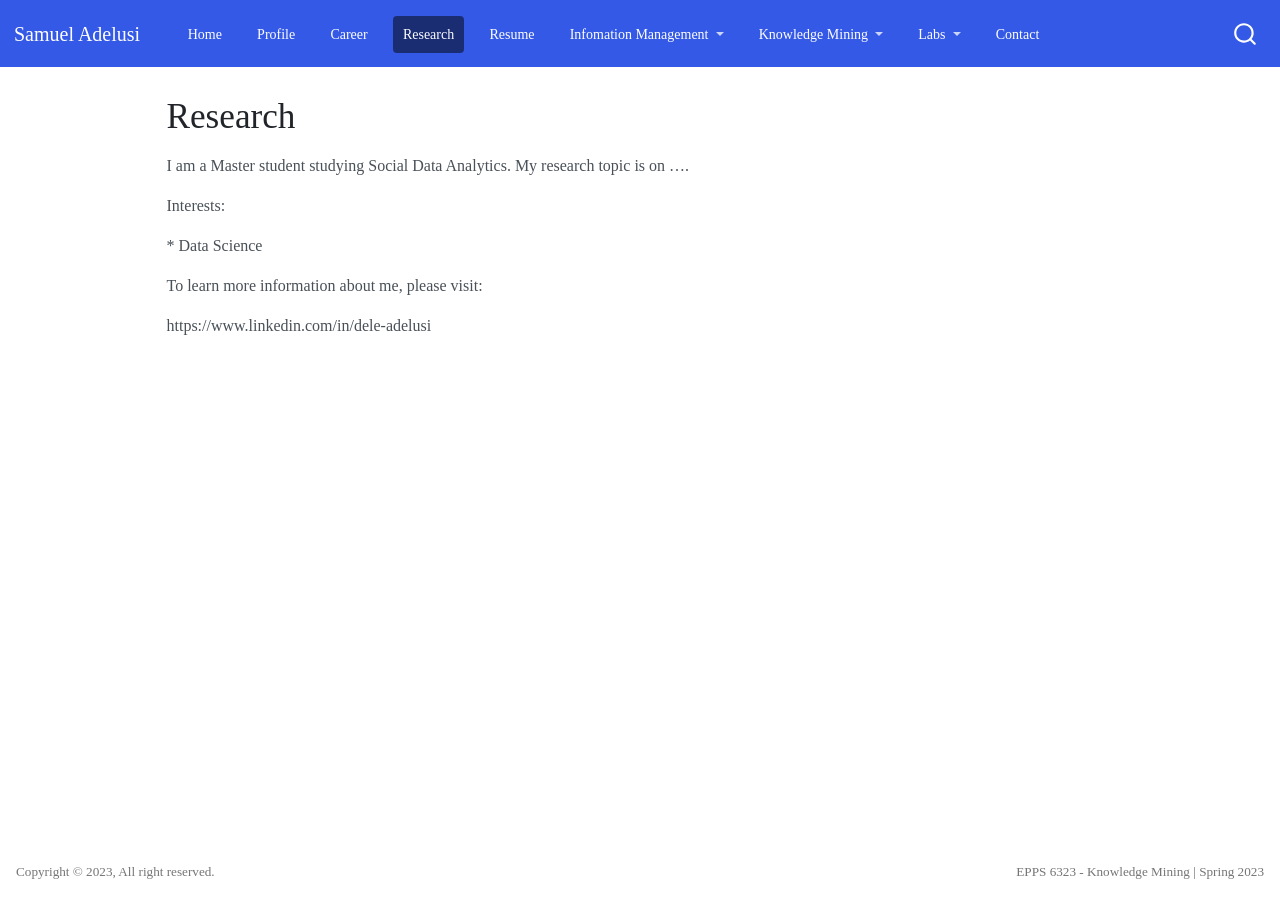
<file: docs/research.html>
<!DOCTYPE html>
<html xmlns="http://www.w3.org/1999/xhtml" lang="en" xml:lang="en"><head>

<meta charset="utf-8">
<meta name="generator" content="quarto-1.2.335">

<meta name="viewport" content="width=device-width, initial-scale=1.0, user-scalable=yes">


<title>Samuel Adelusi - Research</title>
<style>
code{white-space: pre-wrap;}
span.smallcaps{font-variant: small-caps;}
div.columns{display: flex; gap: min(4vw, 1.5em);}
div.column{flex: auto; overflow-x: auto;}
div.hanging-indent{margin-left: 1.5em; text-indent: -1.5em;}
ul.task-list{list-style: none;}
ul.task-list li input[type="checkbox"] {
  width: 0.8em;
  margin: 0 0.8em 0.2em -1.6em;
  vertical-align: middle;
}
</style>


<script src="site_libs/quarto-nav/quarto-nav.js"></script>
<script src="site_libs/quarto-nav/headroom.min.js"></script>
<script src="site_libs/clipboard/clipboard.min.js"></script>
<script src="site_libs/quarto-search/autocomplete.umd.js"></script>
<script src="site_libs/quarto-search/fuse.min.js"></script>
<script src="site_libs/quarto-search/quarto-search.js"></script>
<meta name="quarto:offset" content="./">
<script src="site_libs/quarto-html/quarto.js"></script>
<script src="site_libs/quarto-html/popper.min.js"></script>
<script src="site_libs/quarto-html/tippy.umd.min.js"></script>
<script src="site_libs/quarto-html/anchor.min.js"></script>
<link href="site_libs/quarto-html/tippy.css" rel="stylesheet">
<link href="site_libs/quarto-html/quarto-syntax-highlighting.css" rel="stylesheet" id="quarto-text-highlighting-styles">
<script src="site_libs/bootstrap/bootstrap.min.js"></script>
<link href="site_libs/bootstrap/bootstrap-icons.css" rel="stylesheet">
<link href="site_libs/bootstrap/bootstrap.min.css" rel="stylesheet" id="quarto-bootstrap" data-mode="light">
<script id="quarto-search-options" type="application/json">{
  "location": "navbar",
  "copy-button": false,
  "collapse-after": 3,
  "panel-placement": "end",
  "type": "overlay",
  "limit": 20,
  "language": {
    "search-no-results-text": "No results",
    "search-matching-documents-text": "matching documents",
    "search-copy-link-title": "Copy link to search",
    "search-hide-matches-text": "Hide additional matches",
    "search-more-match-text": "more match in this document",
    "search-more-matches-text": "more matches in this document",
    "search-clear-button-title": "Clear",
    "search-detached-cancel-button-title": "Cancel",
    "search-submit-button-title": "Submit"
  }
}</script>


<link rel="stylesheet" href="styles.css">
<meta name="twitter:title" content="Samuel Adelusi - Research">
<meta name="twitter:description" content="I am a Master student studying Social Data Analytics. My research topic is on ….">
<meta name="twitter:image" content="https://dejake22.github.io/future/images\logo_image2.jpeg">
<meta name="twitter:creator" content="@sam-ade23">
<meta name="twitter:card" content="summary_large_image">
</head>

<body class="nav-fixed">

<div id="quarto-search-results"></div>
  <header id="quarto-header" class="headroom fixed-top">
    <nav class="navbar navbar-expand-lg navbar-dark ">
      <div class="navbar-container container-fluid">
      <div class="navbar-brand-container">
    <a class="navbar-brand" href="./index.html">
    <span class="navbar-title">Samuel Adelusi</span>
    </a>
  </div>
          <button class="navbar-toggler" type="button" data-bs-toggle="collapse" data-bs-target="#navbarCollapse" aria-controls="navbarCollapse" aria-expanded="false" aria-label="Toggle navigation" onclick="if (window.quartoToggleHeadroom) { window.quartoToggleHeadroom(); }">
  <span class="navbar-toggler-icon"></span>
</button>
          <div class="collapse navbar-collapse" id="navbarCollapse">
            <ul class="navbar-nav navbar-nav-scroll me-auto">
  <li class="nav-item">
    <a class="nav-link" href="./index.html">
 <span class="menu-text">Home</span></a>
  </li>  
  <li class="nav-item">
    <a class="nav-link" href="./about.html">
 <span class="menu-text">Profile</span></a>
  </li>  
  <li class="nav-item">
    <a class="nav-link" href="./career.html">
 <span class="menu-text">Career</span></a>
  </li>  
  <li class="nav-item">
    <a class="nav-link active" href="./research.html" aria-current="page">
 <span class="menu-text">Research</span></a>
  </li>  
  <li class="nav-item">
    <a class="nav-link" href="./ResumeR.pdf">
 <span class="menu-text">Resume</span></a>
  </li>  
  <li class="nav-item dropdown ">
    <a class="nav-link dropdown-toggle" href="#" id="nav-menu-infomation-management" role="button" data-bs-toggle="dropdown" aria-expanded="false">
 <span class="menu-text">Infomation Management</span>
    </a>
    <ul class="dropdown-menu" aria-labelledby="nav-menu-infomation-management">    
        <li>
    <a class="dropdown-item" href="./EPPS6354-210004.pdf">
 <span class="dropdown-text">Assignment 1</span></a>
  </li>  
        <li>
    <a class="dropdown-item" href="./EPPS6354Assignment2.pdf">
 <span class="dropdown-text">Assignment 2</span></a>
  </li>  
        <li>
    <a class="dropdown-item" href="./EPPS6354Assignment3.pdf">
 <span class="dropdown-text">Assignment 3</span></a>
  </li>  
        <li>
    <a class="dropdown-item" href="./EPPS6354Assignment4.pdf">
 <span class="dropdown-text">Assignment 4</span></a>
  </li>  
        <li>
    <a class="dropdown-item" href="./EPPS6354Assignment5.pdf">
 <span class="dropdown-text">Assignment 5</span></a>
  </li>  
        <li>
    <a class="dropdown-item" href="./EPPS6354Assignment6.pdf">
 <span class="dropdown-text">Assignment 6</span></a>
  </li>  
    </ul>
  </li>
  <li class="nav-item dropdown ">
    <a class="nav-link dropdown-toggle" href="#" id="nav-menu-knowledge-mining" role="button" data-bs-toggle="dropdown" aria-expanded="false">
 <span class="menu-text">Knowledge Mining</span>
    </a>
    <ul class="dropdown-menu" aria-labelledby="nav-menu-knowledge-mining">    
        <li>
    <a class="dropdown-item" href="./EPPS6323-Assignment1.pdf">
 <span class="dropdown-text">Assignment 1</span></a>
  </li>  
        <li>
    <a class="dropdown-item" href="./EPPS6323-Assignment2.pdf">
 <span class="dropdown-text">Assignment 2</span></a>
  </li>  
        <li>
    <a class="dropdown-item" href="./EPPS6323-Assignment3.pdf">
 <span class="dropdown-text">Assignment 3</span></a>
  </li>  
        <li>
    <a class="dropdown-item" href="./EPPS6323-Assignment4.pdf">
 <span class="dropdown-text">Assignment 4</span></a>
  </li>  
        <li>
    <a class="dropdown-item" href="./EPPS6323-Assignment5.pdf">
 <span class="dropdown-text">Assignment 5</span></a>
  </li>  
        <li>
    <a class="dropdown-item" href="./EPPS6323-Assignment6.pdf">
 <span class="dropdown-text">Assignment 6</span></a>
  </li>  
        <li>
    <a class="dropdown-item" href="./EPPS6323-Assignment7.pdf">
 <span class="dropdown-text">Assignment 7</span></a>
  </li>  
        <li>
    <a class="dropdown-item" href="./EPPS6323-Assignment7.pdf">
 <span class="dropdown-text">Assignment 8</span></a>
  </li>  
    </ul>
  </li>
  <li class="nav-item dropdown ">
    <a class="nav-link dropdown-toggle" href="#" id="nav-menu-labs" role="button" data-bs-toggle="dropdown" aria-expanded="false">
 <span class="menu-text">Labs</span>
    </a>
    <ul class="dropdown-menu" aria-labelledby="nav-menu-labs">    
        <li>
    <a class="dropdown-item" href="./Lab01.html">
 <span class="dropdown-text">Lab 1</span></a>
  </li>  
        <li>
    <a class="dropdown-item" href="./Lab02.html">
 <span class="dropdown-text">Lab 2</span></a>
  </li>  
    </ul>
  </li>
  <li class="nav-item">
    <a class="nav-link" href="./contact.html">
 <span class="menu-text">Contact</span></a>
  </li>  
</ul>
              <div id="quarto-search" class="" title="Search"></div>
          </div> <!-- /navcollapse -->
      </div> <!-- /container-fluid -->
    </nav>
</header>
<!-- content -->
<div id="quarto-content" class="quarto-container page-columns page-rows-contents page-layout-article page-navbar">
<!-- sidebar -->
<!-- margin-sidebar -->
    <div id="quarto-margin-sidebar" class="sidebar margin-sidebar">
        
    </div>
<!-- main -->
<main class="content" id="quarto-document-content">

<header id="title-block-header" class="quarto-title-block default">
<div class="quarto-title">
<h1 class="title">Research</h1>
</div>



<div class="quarto-title-meta">

    
  
    
  </div>
  

</header>

<p>I am a Master student studying Social Data Analytics. My research topic is on ….</p>
<p>Interests:</p>
<p>* Data Science</p>
<p>To learn more information about me, please visit:</p>
<p>https://www.linkedin.com/in/dele-adelusi</p>



</main> <!-- /main -->
<script id="quarto-html-after-body" type="application/javascript">
window.document.addEventListener("DOMContentLoaded", function (event) {
  const toggleBodyColorMode = (bsSheetEl) => {
    const mode = bsSheetEl.getAttribute("data-mode");
    const bodyEl = window.document.querySelector("body");
    if (mode === "dark") {
      bodyEl.classList.add("quarto-dark");
      bodyEl.classList.remove("quarto-light");
    } else {
      bodyEl.classList.add("quarto-light");
      bodyEl.classList.remove("quarto-dark");
    }
  }
  const toggleBodyColorPrimary = () => {
    const bsSheetEl = window.document.querySelector("link#quarto-bootstrap");
    if (bsSheetEl) {
      toggleBodyColorMode(bsSheetEl);
    }
  }
  toggleBodyColorPrimary();  
  const icon = "";
  const anchorJS = new window.AnchorJS();
  anchorJS.options = {
    placement: 'right',
    icon: icon
  };
  anchorJS.add('.anchored');
  const clipboard = new window.ClipboardJS('.code-copy-button', {
    target: function(trigger) {
      return trigger.previousElementSibling;
    }
  });
  clipboard.on('success', function(e) {
    // button target
    const button = e.trigger;
    // don't keep focus
    button.blur();
    // flash "checked"
    button.classList.add('code-copy-button-checked');
    var currentTitle = button.getAttribute("title");
    button.setAttribute("title", "Copied!");
    let tooltip;
    if (window.bootstrap) {
      button.setAttribute("data-bs-toggle", "tooltip");
      button.setAttribute("data-bs-placement", "left");
      button.setAttribute("data-bs-title", "Copied!");
      tooltip = new bootstrap.Tooltip(button, 
        { trigger: "manual", 
          customClass: "code-copy-button-tooltip",
          offset: [0, -8]});
      tooltip.show();    
    }
    setTimeout(function() {
      if (tooltip) {
        tooltip.hide();
        button.removeAttribute("data-bs-title");
        button.removeAttribute("data-bs-toggle");
        button.removeAttribute("data-bs-placement");
      }
      button.setAttribute("title", currentTitle);
      button.classList.remove('code-copy-button-checked');
    }, 1000);
    // clear code selection
    e.clearSelection();
  });
  function tippyHover(el, contentFn) {
    const config = {
      allowHTML: true,
      content: contentFn,
      maxWidth: 500,
      delay: 100,
      arrow: false,
      appendTo: function(el) {
          return el.parentElement;
      },
      interactive: true,
      interactiveBorder: 10,
      theme: 'quarto',
      placement: 'bottom-start'
    };
    window.tippy(el, config); 
  }
  const noterefs = window.document.querySelectorAll('a[role="doc-noteref"]');
  for (var i=0; i<noterefs.length; i++) {
    const ref = noterefs[i];
    tippyHover(ref, function() {
      // use id or data attribute instead here
      let href = ref.getAttribute('data-footnote-href') || ref.getAttribute('href');
      try { href = new URL(href).hash; } catch {}
      const id = href.replace(/^#\/?/, "");
      const note = window.document.getElementById(id);
      return note.innerHTML;
    });
  }
  const findCites = (el) => {
    const parentEl = el.parentElement;
    if (parentEl) {
      const cites = parentEl.dataset.cites;
      if (cites) {
        return {
          el,
          cites: cites.split(' ')
        };
      } else {
        return findCites(el.parentElement)
      }
    } else {
      return undefined;
    }
  };
  var bibliorefs = window.document.querySelectorAll('a[role="doc-biblioref"]');
  for (var i=0; i<bibliorefs.length; i++) {
    const ref = bibliorefs[i];
    const citeInfo = findCites(ref);
    if (citeInfo) {
      tippyHover(citeInfo.el, function() {
        var popup = window.document.createElement('div');
        citeInfo.cites.forEach(function(cite) {
          var citeDiv = window.document.createElement('div');
          citeDiv.classList.add('hanging-indent');
          citeDiv.classList.add('csl-entry');
          var biblioDiv = window.document.getElementById('ref-' + cite);
          if (biblioDiv) {
            citeDiv.innerHTML = biblioDiv.innerHTML;
          }
          popup.appendChild(citeDiv);
        });
        return popup.innerHTML;
      });
    }
  }
});
</script>
</div> <!-- /content -->
<footer class="footer">
  <div class="nav-footer">
    <div class="nav-footer-left">Copyright © 2023, All right reserved.</div>   
    <div class="nav-footer-right">EPPS 6323 - Knowledge Mining | Spring 2023</div>
  </div>
</footer>



</body></html>
</file>
<file: _site/site_libs/quarto-html/tippy.css>
.tippy-box[data-animation=fade][data-state=hidden]{opacity:0}[data-tippy-root]{max-width:calc(100vw - 10px)}.tippy-box{position:relative;background-color:#333;color:#fff;border-radius:4px;font-size:14px;line-height:1.4;white-space:normal;outline:0;transition-property:transform,visibility,opacity}.tippy-box[data-placement^=top]>.tippy-arrow{bottom:0}.tippy-box[data-placement^=top]>.tippy-arrow:before{bottom:-7px;left:0;border-width:8px 8px 0;border-top-color:initial;transform-origin:center top}.tippy-box[data-placement^=bottom]>.tippy-arrow{top:0}.tippy-box[data-placement^=bottom]>.tippy-arrow:before{top:-7px;left:0;border-width:0 8px 8px;border-bottom-color:initial;transform-origin:center bottom}.tippy-box[data-placement^=left]>.tippy-arrow{right:0}.tippy-box[data-placement^=left]>.tippy-arrow:before{border-width:8px 0 8px 8px;border-left-color:initial;right:-7px;transform-origin:center left}.tippy-box[data-placement^=right]>.tippy-arrow{left:0}.tippy-box[data-placement^=right]>.tippy-arrow:before{left:-7px;border-width:8px 8px 8px 0;border-right-color:initial;transform-origin:center right}.tippy-box[data-inertia][data-state=visible]{transition-timing-function:cubic-bezier(.54,1.5,.38,1.11)}.tippy-arrow{width:16px;height:16px;color:#333}.tippy-arrow:before{content:"";position:absolute;border-color:transparent;border-style:solid}.tippy-content{position:relative;padding:5px 9px;z-index:1}
</file>
<file: _site/site_libs/quarto-html/quarto-syntax-highlighting.css>
/* quarto syntax highlight colors */
:root {
  --quarto-hl-ot-color: #003B4F;
  --quarto-hl-at-color: #657422;
  --quarto-hl-ss-color: #20794D;
  --quarto-hl-an-color: #5E5E5E;
  --quarto-hl-fu-color: #4758AB;
  --quarto-hl-st-color: #20794D;
  --quarto-hl-cf-color: #003B4F;
  --quarto-hl-op-color: #5E5E5E;
  --quarto-hl-er-color: #AD0000;
  --quarto-hl-bn-color: #AD0000;
  --quarto-hl-al-color: #AD0000;
  --quarto-hl-va-color: #111111;
  --quarto-hl-bu-color: inherit;
  --quarto-hl-ex-color: inherit;
  --quarto-hl-pp-color: #AD0000;
  --quarto-hl-in-color: #5E5E5E;
  --quarto-hl-vs-color: #20794D;
  --quarto-hl-wa-color: #5E5E5E;
  --quarto-hl-do-color: #5E5E5E;
  --quarto-hl-im-color: #00769E;
  --quarto-hl-ch-color: #20794D;
  --quarto-hl-dt-color: #AD0000;
  --quarto-hl-fl-color: #AD0000;
  --quarto-hl-co-color: #5E5E5E;
  --quarto-hl-cv-color: #5E5E5E;
  --quarto-hl-cn-color: #8f5902;
  --quarto-hl-sc-color: #5E5E5E;
  --quarto-hl-dv-color: #AD0000;
  --quarto-hl-kw-color: #003B4F;
}

/* other quarto variables */
:root {
  --quarto-font-monospace: SFMono-Regular, Menlo, Monaco, Consolas, "Liberation Mono", "Courier New", monospace;
}

pre > code.sourceCode > span {
  color: #003B4F;
}

code span {
  color: #003B4F;
}

code.sourceCode > span {
  color: #003B4F;
}

div.sourceCode,
div.sourceCode pre.sourceCode {
  color: #003B4F;
}

code span.ot {
  color: #003B4F;
}

code span.at {
  color: #657422;
}

code span.ss {
  color: #20794D;
}

code span.an {
  color: #5E5E5E;
}

code span.fu {
  color: #4758AB;
}

code span.st {
  color: #20794D;
}

code span.cf {
  color: #003B4F;
}

code span.op {
  color: #5E5E5E;
}

code span.er {
  color: #AD0000;
}

code span.bn {
  color: #AD0000;
}

code span.al {
  color: #AD0000;
}

code span.va {
  color: #111111;
}

code span.pp {
  color: #AD0000;
}

code span.in {
  color: #5E5E5E;
}

code span.vs {
  color: #20794D;
}

code span.wa {
  color: #5E5E5E;
  font-style: italic;
}

code span.do {
  color: #5E5E5E;
  font-style: italic;
}

code span.im {
  color: #00769E;
}

code span.ch {
  color: #20794D;
}

code span.dt {
  color: #AD0000;
}

code span.fl {
  color: #AD0000;
}

code span.co {
  color: #5E5E5E;
}

code span.cv {
  color: #5E5E5E;
  font-style: italic;
}

code span.cn {
  color: #8f5902;
}

code span.sc {
  color: #5E5E5E;
}

code span.dv {
  color: #AD0000;
}

code span.kw {
  color: #003B4F;
}

.prevent-inlining {
  content: "</";
}

/*# sourceMappingURL=debc5d5d77c3f9108843748ff7464032.css.map */
</file>
<file: _site/styles.css>
/* css styles */
</file>
<file: docs/site_libs/quarto-html/tippy.css>
.tippy-box[data-animation=fade][data-state=hidden]{opacity:0}[data-tippy-root]{max-width:calc(100vw - 10px)}.tippy-box{position:relative;background-color:#333;color:#fff;border-radius:4px;font-size:14px;line-height:1.4;white-space:normal;outline:0;transition-property:transform,visibility,opacity}.tippy-box[data-placement^=top]>.tippy-arrow{bottom:0}.tippy-box[data-placement^=top]>.tippy-arrow:before{bottom:-7px;left:0;border-width:8px 8px 0;border-top-color:initial;transform-origin:center top}.tippy-box[data-placement^=bottom]>.tippy-arrow{top:0}.tippy-box[data-placement^=bottom]>.tippy-arrow:before{top:-7px;left:0;border-width:0 8px 8px;border-bottom-color:initial;transform-origin:center bottom}.tippy-box[data-placement^=left]>.tippy-arrow{right:0}.tippy-box[data-placement^=left]>.tippy-arrow:before{border-width:8px 0 8px 8px;border-left-color:initial;right:-7px;transform-origin:center left}.tippy-box[data-placement^=right]>.tippy-arrow{left:0}.tippy-box[data-placement^=right]>.tippy-arrow:before{left:-7px;border-width:8px 8px 8px 0;border-right-color:initial;transform-origin:center right}.tippy-box[data-inertia][data-state=visible]{transition-timing-function:cubic-bezier(.54,1.5,.38,1.11)}.tippy-arrow{width:16px;height:16px;color:#333}.tippy-arrow:before{content:"";position:absolute;border-color:transparent;border-style:solid}.tippy-content{position:relative;padding:5px 9px;z-index:1}
</file>
<file: docs/site_libs/quarto-html/quarto-syntax-highlighting.css>
/* quarto syntax highlight colors */
:root {
  --quarto-hl-ot-color: #003B4F;
  --quarto-hl-at-color: #657422;
  --quarto-hl-ss-color: #20794D;
  --quarto-hl-an-color: #5E5E5E;
  --quarto-hl-fu-color: #4758AB;
  --quarto-hl-st-color: #20794D;
  --quarto-hl-cf-color: #003B4F;
  --quarto-hl-op-color: #5E5E5E;
  --quarto-hl-er-color: #AD0000;
  --quarto-hl-bn-color: #AD0000;
  --quarto-hl-al-color: #AD0000;
  --quarto-hl-va-color: #111111;
  --quarto-hl-bu-color: inherit;
  --quarto-hl-ex-color: inherit;
  --quarto-hl-pp-color: #AD0000;
  --quarto-hl-in-color: #5E5E5E;
  --quarto-hl-vs-color: #20794D;
  --quarto-hl-wa-color: #5E5E5E;
  --quarto-hl-do-color: #5E5E5E;
  --quarto-hl-im-color: #00769E;
  --quarto-hl-ch-color: #20794D;
  --quarto-hl-dt-color: #AD0000;
  --quarto-hl-fl-color: #AD0000;
  --quarto-hl-co-color: #5E5E5E;
  --quarto-hl-cv-color: #5E5E5E;
  --quarto-hl-cn-color: #8f5902;
  --quarto-hl-sc-color: #5E5E5E;
  --quarto-hl-dv-color: #AD0000;
  --quarto-hl-kw-color: #003B4F;
}

/* other quarto variables */
:root {
  --quarto-font-monospace: SFMono-Regular, Menlo, Monaco, Consolas, "Liberation Mono", "Courier New", monospace;
}

pre > code.sourceCode > span {
  color: #003B4F;
}

code span {
  color: #003B4F;
}

code.sourceCode > span {
  color: #003B4F;
}

div.sourceCode,
div.sourceCode pre.sourceCode {
  color: #003B4F;
}

code span.ot {
  color: #003B4F;
}

code span.at {
  color: #657422;
}

code span.ss {
  color: #20794D;
}

code span.an {
  color: #5E5E5E;
}

code span.fu {
  color: #4758AB;
}

code span.st {
  color: #20794D;
}

code span.cf {
  color: #003B4F;
}

code span.op {
  color: #5E5E5E;
}

code span.er {
  color: #AD0000;
}

code span.bn {
  color: #AD0000;
}

code span.al {
  color: #AD0000;
}

code span.va {
  color: #111111;
}

code span.pp {
  color: #AD0000;
}

code span.in {
  color: #5E5E5E;
}

code span.vs {
  color: #20794D;
}

code span.wa {
  color: #5E5E5E;
  font-style: italic;
}

code span.do {
  color: #5E5E5E;
  font-style: italic;
}

code span.im {
  color: #00769E;
}

code span.ch {
  color: #20794D;
}

code span.dt {
  color: #AD0000;
}

code span.fl {
  color: #AD0000;
}

code span.co {
  color: #5E5E5E;
}

code span.cv {
  color: #5E5E5E;
  font-style: italic;
}

code span.cn {
  color: #8f5902;
}

code span.sc {
  color: #5E5E5E;
}

code span.dv {
  color: #AD0000;
}

code span.kw {
  color: #003B4F;
}

.prevent-inlining {
  content: "</";
}

/*# sourceMappingURL=debc5d5d77c3f9108843748ff7464032.css.map */
</file>
<file: docs/styles.css>
/* css styles */
</file>
